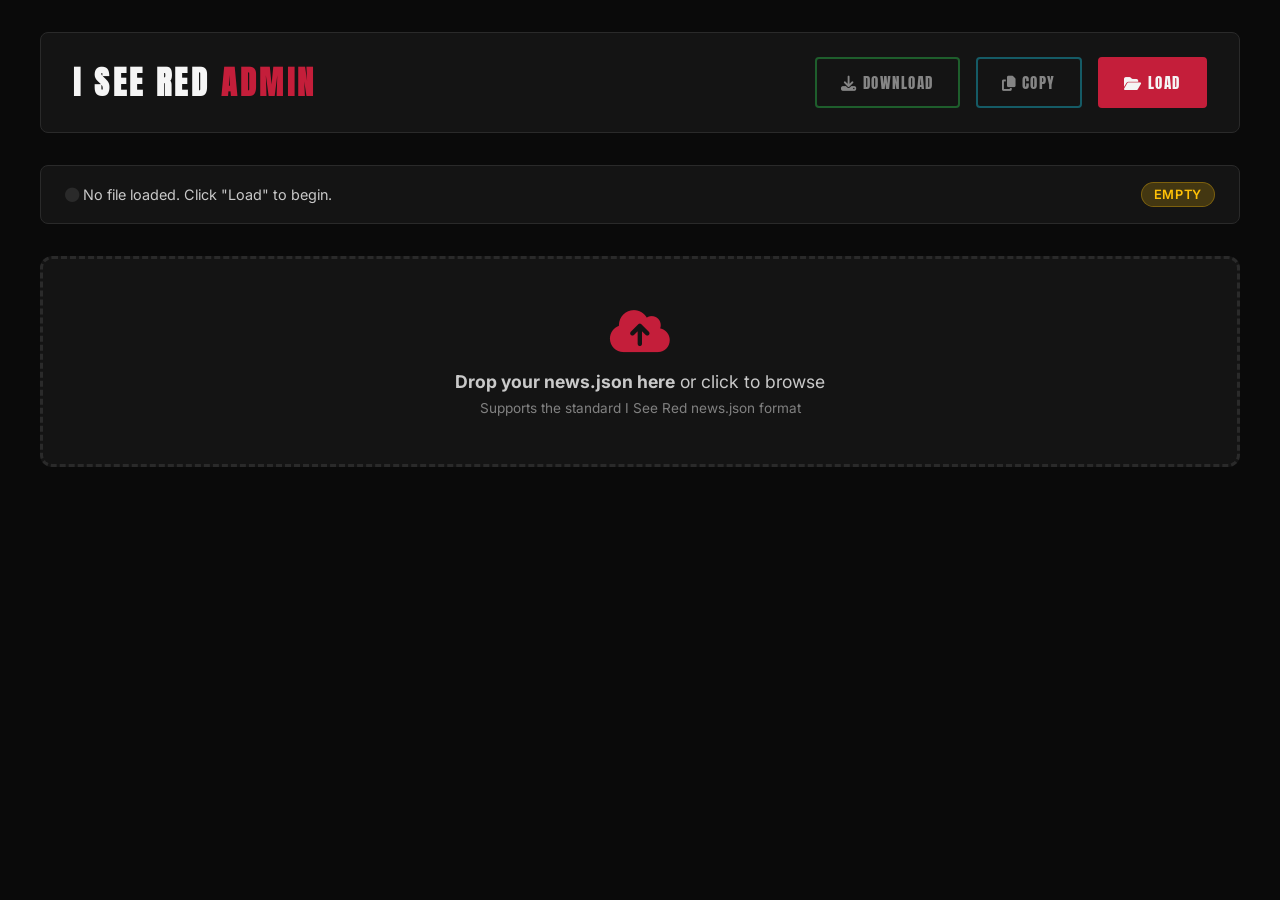
<file: admin-editor.html>
<!DOCTYPE html>
<html lang="en">
<head>
    <meta charset="UTF-8">
    <meta name="viewport" content="width=device-width, initial-scale=1.0">
    <title>I See Red - Admin Panel</title>
    <link rel="preconnect" href="https://fonts.googleapis.com">
    <link rel="preconnect" href="https://fonts.gstatic.com" crossorigin>
    <link href="https://fonts.googleapis.com/css2?family=Anton&family=Inter:wght@300;400;500;600;700&display=swap" rel="stylesheet">
    <link rel="stylesheet" href="https://cdnjs.cloudflare.com/ajax/libs/font-awesome/6.5.1/css/all.min.css">
    <style>
        /* ===== ADMIN STYLES ===== */
        :root {
            --color-black: #0a0a0a;
            --color-black-light: #141414;
            --color-black-dark: #050505;
            --color-red: #c41e3a;
            --color-red-dark: #8b0000;
            --color-red-bright: #ff2d4a;
            --color-gray: #2a2a2a;
            --color-white: #f5f5f5;
            --color-white-dim: #c9c9c9;
            --font-display: 'Anton', sans-serif;
            --font-body: 'Inter', sans-serif;
            --shadow-red: 0 4px 30px rgba(196, 30, 58, 0.3);
        }

        * { margin: 0; padding: 0; box-sizing: border-box; }

        body {
            font-family: var(--font-body);
            background: var(--color-black);
            color: var(--color-white);
            min-height: 100vh;
            padding: 2rem 1rem;
        }

        .container { max-width: 1200px; margin: 0 auto; }

        /* Header */
        .admin-header {
            display: flex;
            justify-content: space-between;
            align-items: center;
            padding: 1.5rem 2rem;
            background: var(--color-black-light);
            border: 1px solid var(--color-gray);
            border-radius: 8px;
            margin-bottom: 2rem;
            flex-wrap: wrap;
            gap: 1rem;
        }

        .admin-header h1 {
            font-family: var(--font-display);
            font-size: 2rem;
            text-transform: uppercase;
            letter-spacing: 0.1em;
            color: var(--color-white);
        }
        .admin-header h1 span { color: var(--color-red); }

        .header-actions {
            display: flex;
            gap: 1rem;
            flex-wrap: wrap;
        }

        /* Buttons */
        .btn {
            padding: 0.75rem 1.5rem;
            font-family: var(--font-display);
            font-size: 0.95rem;
            text-transform: uppercase;
            letter-spacing: 0.1em;
            border: 2px solid var(--color-red);
            background: transparent;
            color: var(--color-white);
            cursor: pointer;
            transition: all 0.3s ease;
            position: relative;
            overflow: hidden;
            border-radius: 4px;
        }

        .btn::before {
            content: '';
            position: absolute;
            top: 0;
            left: -100%;
            width: 100%;
            height: 100%;
            background: var(--color-red);
            transition: all 0.3s ease;
            z-index: -1;
        }

        .btn:hover::before { left: 0; }
        .btn:hover { color: var(--color-white); box-shadow: var(--shadow-red); }

        .btn-primary { background: var(--color-red); color: var(--color-white); }
        .btn-primary:hover { background: var(--color-red-dark); border-color: var(--color-red-dark); }
        .btn-success { border-color: #28a745; }
        .btn-success::before { background: #28a745; }
        .btn-danger { border-color: #dc3545; }
        .btn-danger::before { background: #dc3545; }
        .btn-warning { border-color: #ffc107; }
        .btn-warning::before { background: #ffc107; }
        .btn-warning:hover { color: var(--color-black); }
        .btn-info { border-color: #17a2b8; }
        .btn-info::before { background: #17a2b8; }
        .btn:disabled { opacity: 0.5; cursor: not-allowed; pointer-events: none; }

        /* Status Bar */
        .status-bar {
            padding: 1rem 1.5rem;
            background: var(--color-black-light);
            border: 1px solid var(--color-gray);
            border-radius: 8px;
            margin-bottom: 2rem;
            display: flex;
            justify-content: space-between;
            align-items: center;
            flex-wrap: wrap;
            gap: 0.5rem;
        }

        .status-bar .status-text { color: var(--color-white-dim); font-size: 0.9rem; }
        .status-bar .status-text strong { color: var(--color-white); }

        .status-badge {
            padding: 0.25rem 0.75rem;
            border-radius: 20px;
            font-size: 0.8rem;
            font-weight: 600;
            text-transform: uppercase;
            letter-spacing: 0.05em;
        }

        .status-badge.loaded { background: rgba(40, 167, 69, 0.2); color: #28a745; border: 1px solid rgba(40, 167, 69, 0.3); }
        .status-badge.empty { background: rgba(255, 193, 7, 0.2); color: #ffc107; border: 1px solid rgba(255, 193, 7, 0.3); }
        .status-badge.changed { background: rgba(255, 193, 7, 0.2); color: #ffc107; border: 1px solid rgba(255, 193, 7, 0.3); }

        /* Drop Zone */
        .drop-zone {
            border: 3px dashed var(--color-gray);
            border-radius: 12px;
            padding: 3rem 2rem;
            text-align: center;
            cursor: pointer;
            transition: all 0.3s ease;
            margin-bottom: 2rem;
            background: var(--color-black-light);
        }

        .drop-zone:hover,
        .drop-zone.dragover {
            border-color: var(--color-red);
            background: rgba(196, 30, 58, 0.05);
        }

        .drop-zone i { font-size: 3rem; color: var(--color-red); margin-bottom: 1rem; display: block; }
        .drop-zone p { color: var(--color-white-dim); font-size: 1.1rem; }
        .drop-zone .sub-text { font-size: 0.85rem; color: var(--color-white-dim); opacity: 0.6; margin-top: 0.5rem; }

        /* Editor */
        .editor-section {
            background: var(--color-black-light);
            border: 1px solid var(--color-gray);
            border-radius: 8px;
            padding: 2rem;
            margin-bottom: 2rem;
            display: none;
        }

        .editor-section.visible { display: block; }

        .editor-header {
            display: flex;
            justify-content: space-between;
            align-items: center;
            margin-bottom: 1.5rem;
            flex-wrap: wrap;
            gap: 1rem;
        }

        .editor-header h2 {
            font-family: var(--font-display);
            font-size: 1.5rem;
            text-transform: uppercase;
            letter-spacing: 0.1em;
        }

        .editor-header .item-count { color: var(--color-white-dim); font-size: 0.9rem; }

        /* News List */
        .news-list {
            display: flex;
            flex-direction: column;
            gap: 0.75rem;
            margin-bottom: 2rem;
        }

        .news-item-card {
            background: var(--color-black);
            border: 1px solid var(--color-gray);
            border-radius: 6px;
            padding: 1rem 1.5rem;
            display: flex;
            justify-content: space-between;
            align-items: center;
            transition: all 0.3s ease;
            cursor: grab;
            user-select: none;
        }

        .news-item-card:hover {
            border-color: var(--color-red);
            transform: translateX(4px);
        }

        .news-item-card.dragging {
            opacity: 0.5;
            border-color: var(--color-red);
        }

        .news-item-card .drag-handle {
            color: var(--color-gray);
            margin-right: 1rem;
            cursor: grab;
        }

        .news-item-card .item-info { flex: 1; }
        .news-item-card .item-title {
            font-family: var(--font-display);
            font-size: 1.1rem;
            text-transform: uppercase;
            letter-spacing: 0.05em;
            color: var(--color-white);
        }

        .news-item-card .item-meta {
            font-size: 0.85rem;
            color: var(--color-white-dim);
            opacity: 0.7;
        }

        .news-item-card .item-actions {
            display: flex;
            gap: 0.5rem;
        }

        .news-item-card .item-actions button {
            padding: 0.4rem 0.8rem;
            font-size: 0.75rem;
            border-radius: 4px;
        }

        /* Empty State */
        .empty-state {
            text-align: center;
            padding: 3rem 2rem;
            color: var(--color-white-dim);
        }
        .empty-state i { font-size: 4rem; color: var(--color-gray); margin-bottom: 1rem; display: block; }

        /* Form */
        .form-group { margin-bottom: 1.5rem; }
        .form-label {
            display: block;
            font-family: var(--font-display);
            font-size: 0.85rem;
            text-transform: uppercase;
            letter-spacing: 0.1em;
            margin-bottom: 0.5rem;
            color: var(--color-white-dim);
        }
        .form-label .required { color: var(--color-red); }

        .form-input,
        .form-select,
        .form-textarea {
            width: 100%;
            padding: 0.75rem 1rem;
            font-family: var(--font-body);
            font-size: 1rem;
            background: var(--color-black);
            border: 1px solid var(--color-gray);
            color: var(--color-white);
            transition: all 0.3s ease;
            border-radius: 4px;
        }

        .form-input:focus,
        .form-select:focus,
        .form-textarea:focus {
            outline: none;
            border-color: var(--color-red);
            box-shadow: 0 0 0 3px rgba(196, 30, 58, 0.2);
        }

        .form-textarea { min-height: 120px; resize: vertical; }
        .form-row { display: grid; grid-template-columns: 1fr 1fr; gap: 1rem; }

        /* Links Manager */
        .links-manager {
            background: var(--color-black);
            border: 1px solid var(--color-gray);
            border-radius: 4px;
            padding: 1rem;
        }

        .link-item {
            display: flex;
            gap: 0.75rem;
            align-items: center;
            margin-bottom: 0.75rem;
        }

        .link-item input {
            flex: 1;
            padding: 0.5rem 0.75rem;
            background: var(--color-black-light);
            border: 1px solid var(--color-gray);
            color: var(--color-white);
            border-radius: 4px;
        }

        .link-item input:focus {
            outline: none;
            border-color: var(--color-red);
        }

        .link-item .remove-link {
            color: var(--color-red);
            cursor: pointer;
            padding: 0.25rem 0.5rem;
            transition: all 0.3s ease;
        }

        .link-item .remove-link:hover { transform: scale(1.2); }

        .add-link-btn {
            padding: 0.5rem 1rem;
            font-size: 0.85rem;
            background: transparent;
            border: 1px dashed var(--color-gray);
            color: var(--color-white-dim);
            cursor: pointer;
            border-radius: 4px;
            transition: all 0.3s ease;
            width: 100%;
        }

        .add-link-btn:hover {
            border-color: var(--color-red);
            color: var(--color-white);
        }

        /* Media Type Toggle */
        .media-type-toggle {
            display: flex;
            gap: 1rem;
            margin-bottom: 1rem;
            flex-wrap: wrap;
        }

        .media-type-toggle label {
            display: flex;
            align-items: center;
            gap: 0.5rem;
            cursor: pointer;
            padding: 0.5rem 1rem;
            background: var(--color-black);
            border: 1px solid var(--color-gray);
            border-radius: 4px;
            transition: all 0.3s ease;
        }

        .media-type-toggle label:hover { border-color: var(--color-white-dim); }
        .media-type-toggle input[type="radio"] { accent-color: var(--color-red); }
        .media-type-toggle input[type="radio"]:checked + span { color: var(--color-red); }

        /* Form Actions */
        .form-actions {
            display: flex;
            gap: 1rem;
            margin-top: 2rem;
            flex-wrap: wrap;
        }

        /* Preview */
        .preview-section {
            margin-top: 2rem;
            padding: 1.5rem;
            background: var(--color-black);
            border: 1px solid var(--color-gray);
            border-radius: 8px;
        }

        .preview-section h3 {
            font-family: var(--font-display);
            font-size: 1rem;
            text-transform: uppercase;
            letter-spacing: 0.1em;
            margin-bottom: 1rem;
            color: var(--color-white-dim);
        }

        .preview-card {
            background: rgba(10, 10, 10, 0.85);
            border: 1px solid rgba(255, 255, 255, 0.05);
            border-radius: 8px;
            overflow: hidden;
            max-width: 500px;
        }

        .preview-card .preview-media {
            aspect-ratio: 16/9;
            background: var(--color-black);
            display: flex;
            align-items: center;
            justify-content: center;
            color: var(--color-white-dim);
            font-size: 0.9rem;
            border-bottom: 2px solid var(--color-red);
        }

        .preview-card .preview-media img {
            width: 100%;
            height: 100%;
            object-fit: cover;
        }

        .preview-card .preview-media iframe {
            width: 100%;
            height: 100%;
            border: 0;
        }

        .preview-card .preview-info { padding: 1rem; }
        .preview-card .preview-badge {
            display: inline-block;
            background: var(--color-red);
            color: var(--color-white);
            font-family: var(--font-display);
            font-size: 0.7rem;
            text-transform: uppercase;
            letter-spacing: 0.1em;
            padding: 0.25rem 0.75rem;
            margin-bottom: 0.5rem;
        }

        .preview-card .preview-title {
            font-family: var(--font-display);
            font-size: 1.3rem;
            text-transform: uppercase;
            letter-spacing: 0.05em;
            margin-bottom: 0.25rem;
        }

        .preview-card .preview-meta {
            font-size: 0.85rem;
            color: var(--color-white-dim);
            opacity: 0.7;
            margin-bottom: 0.5rem;
        }

        .preview-card .preview-desc {
            font-size: 0.9rem;
            color: var(--color-white-dim);
            line-height: 1.6;
        }

        .preview-card .preview-links {
            display: flex;
            gap: 0.5rem;
            flex-wrap: wrap;
            margin-top: 0.75rem;
        }

        .preview-card .preview-links a {
            font-family: var(--font-display);
            font-size: 0.75rem;
            text-transform: uppercase;
            letter-spacing: 0.1em;
            color: var(--color-white-dim);
            padding: 0.25rem 0.5rem;
            border-bottom: 1px solid transparent;
            transition: all 0.3s ease;
        }

        .preview-card .preview-links a:hover {
            color: var(--color-red);
            border-bottom-color: var(--color-red);
        }

        /* Toast */
        .toast-container {
            position: fixed;
            top: 2rem;
            right: 2rem;
            z-index: 9999;
            display: flex;
            flex-direction: column;
            gap: 0.5rem;
            max-width: 400px;
        }

        .toast {
            padding: 1rem 1.5rem;
            border-radius: 8px;
            background: var(--color-black-light);
            border: 1px solid var(--color-gray);
            color: var(--color-white);
            box-shadow: 0 8px 30px rgba(0, 0, 0, 0.6);
            animation: slideIn 0.3s ease;
        }

        .toast.success { border-left: 4px solid #28a745; }
        .toast.error { border-left: 4px solid #dc3545; }
        .toast.warning { border-left: 4px solid #ffc107; }
        .toast.info { border-left: 4px solid #17a2b8; }

        @keyframes slideIn {
            from { opacity: 0; transform: translateX(100px); }
            to { opacity: 1; transform: translateX(0); }
        }

        /* Auto-save indicator */
        .auto-save-indicator {
            display: none;
            font-size: 0.8rem;
            color: #28a745;
            align-items: center;
            gap: 0.5rem;
        }

        .auto-save-indicator.visible { display: flex; }
        .auto-save-indicator .pulse {
            animation: pulse 2s infinite;
        }

        @keyframes pulse {
            0%, 100% { opacity: 1; }
            50% { opacity: 0.4; }
        }

        /* Responsive */
        @media (max-width: 768px) {
            body { padding: 1rem; }
            .admin-header { padding: 1rem; }
            .admin-header h1 { font-size: 1.5rem; }
            .editor-section { padding: 1rem; }
            .form-row { grid-template-columns: 1fr; }
            .media-type-toggle { flex-direction: column; }
            .news-item-card { flex-direction: column; align-items: flex-start; gap: 0.75rem; }
            .news-item-card .item-actions { width: 100%; justify-content: flex-end; }
            .toast-container { top: 1rem; right: 1rem; left: 1rem; max-width: none; }
            .toast { min-width: auto; width: 100%; }
            .form-actions { flex-direction: column; }
            .form-actions .btn { width: 100%; }
        }

        /* Scrollbar */
        ::-webkit-scrollbar { width: 8px; }
        ::-webkit-scrollbar-track { background: var(--color-black); }
        ::-webkit-scrollbar-thumb { background: var(--color-gray); border-radius: 4px; }
        ::-webkit-scrollbar-thumb:hover { background: var(--color-red); }

        .hidden { display: none !important; }
        .mt-1 { margin-top: 1rem; }
        .mb-1 { margin-bottom: 1rem; }
        .flex { display: flex; }
        .flex-wrap { flex-wrap: wrap; }
        .items-center { align-items: center; }
        .justify-between { justify-content: space-between; }
        .gap-1 { gap: 1rem; }
    </style>
</head>
<body>

    <div class="container">
        <!-- Header -->
        <header class="admin-header">
            <h1>I See Red <span>Admin</span></h1>
            <div class="header-actions">
                <span class="auto-save-indicator" id="autoSaveIndicator">
                    <i class="fas fa-check-circle pulse"></i>
                    Auto-saved
                </span>
                <button class="btn btn-success" onclick="downloadJSON()" id="downloadBtn" disabled>
                    <i class="fas fa-download"></i> Download
                </button>
                <button class="btn btn-info" onclick="copyJSON()" id="copyBtn" disabled>
                    <i class="fas fa-copy"></i> Copy
                </button>
                <button class="btn btn-primary" onclick="document.getElementById('fileInput').click()">
                    <i class="fas fa-folder-open"></i> Load
                </button>
                <input type="file" id="fileInput" accept=".json" style="display:none" onchange="loadJSONFile(event)">
            </div>
        </header>

        <!-- Status Bar -->
        <div class="status-bar">
            <span class="status-text" id="statusText">
                <i class="fas fa-circle" style="color:var(--color-gray);"></i>
                No file loaded. Click "Load" to begin.
            </span>
            <span class="status-badge empty" id="statusBadge">Empty</span>
        </div>

        <!-- Drop Zone -->
        <div class="drop-zone" id="dropZone" onclick="document.getElementById('fileInput').click()">
            <i class="fas fa-cloud-upload-alt"></i>
            <p><strong>Drop your news.json here</strong> or click to browse</p>
            <p class="sub-text">Supports the standard I See Red news.json format</p>
        </div>

        <!-- Editor -->
        <div class="editor-section" id="editorSection">
            <div class="editor-header">
                <div>
                    <h2>News Items</h2>
                    <span class="item-count" id="itemCount">0 items</span>
                </div>
                <div style="display:flex; gap:0.75rem; flex-wrap:wrap;">
                    <button class="btn btn-primary" onclick="addNewItem()">
                        <i class="fas fa-plus"></i> Add New
                    </button>
                </div>
            </div>

            <!-- News List -->
            <div class="news-list" id="newsList">
                <!-- Rendered by JS -->
            </div>

            <!-- Edit Form -->
            <div id="editForm" style="display:none;">
                <hr style="border-color:var(--color-gray); margin: 2rem 0;">
                <h3 style="font-family:var(--font-display); text-transform:uppercase; letter-spacing:0.1em; margin-bottom:1.5rem; color:var(--color-white-dim);">
                    <i class="fas fa-edit"></i> Edit News Item
                </h3>

                <form id="newsForm" onsubmit="saveItem(event)">
                    <input type="hidden" id="editIndex" value="-1">

                    <div class="form-row">
                        <div class="form-group">
                            <label class="form-label" for="editBadge">Badge <span class="required">*</span></label>
                            <input type="text" id="editBadge" class="form-input" placeholder="e.g. New Single, Live Show" required>
                        </div>
                        <div class="form-group">
                            <label class="form-label" for="editLabel">Label <span class="required">*</span></label>
                            <input type="text" id="editLabel" class="form-input" placeholder="e.g. Out Now, Wacken, Germany" required>
                        </div>
                    </div>

                    <div class="form-group">
                        <label class="form-label" for="editTitle">Title <span class="required">*</span></label>
                        <input type="text" id="editTitle" class="form-input" placeholder="e.g. We, the Void" required>
                    </div>

                    <div class="form-group">
                        <label class="form-label" for="editMeta">Meta <span class="required">*</span></label>
                        <input type="text" id="editMeta" class="form-input" placeholder="e.g. Single • 2026 • 4:23" required>
                    </div>

                    <div class="form-group">
                        <label class="form-label" for="editDescription">Description <span class="required">*</span></label>
                        <textarea id="editDescription" class="form-textarea" placeholder="Full description of the news item" required></textarea>
                    </div>

                    <div class="form-group">
                        <label class="form-label">Media Type</label>
                        <div class="media-type-toggle">
                            <label>
                                <input type="radio" name="mediaType" value="youtube" onchange="toggleMediaFields()">
                                <span><i class="fab fa-youtube"></i> YouTube</span>
                            </label>
                            <label>
                                <input type="radio" name="mediaType" value="image" onchange="toggleMediaFields()">
                                <span><i class="fas fa-image"></i> Image</span>
                            </label>
                            <label>
                                <input type="radio" name="mediaType" value="none" onchange="toggleMediaFields()" checked>
                                <span><i class="fas fa-ban"></i> None</span>
                            </label>
                        </div>
                    </div>

                    <div class="form-group" id="youtubeField" style="display:none;">
                        <label class="form-label" for="editYouTube">YouTube Embed URL</label>
                        <input type="url" id="editYouTube" class="form-input" placeholder="https://www.youtube.com/embed/zuOUN-VSI40">
                        <small style="color:var(--color-white-dim); opacity:0.6; display:block; margin-top:0.25rem;">
                            Use the embed URL: https://www.youtube.com/embed/VIDEO_ID
                        </small>
                    </div>

                    <div class="form-group" id="imageField" style="display:none;">
                        <label class="form-label" for="editImage">Image Path</label>
                        <input type="text" id="editImage" class="form-input" placeholder="assets/news/image.webp">
                        <div style="margin-top:0.5rem; display:flex; gap:0.5rem; flex-wrap:wrap;">
                            <button type="button" class="btn" onclick="document.getElementById('imageUpload').click()" style="font-size:0.85rem; padding:0.5rem 1rem;">
                                <i class="fas fa-upload"></i> Upload Image
                            </button>
                            <input type="file" id="imageUpload" accept="image/*" style="display:none" onchange="handleImageUpload(event)">
                            <span style="font-size:0.8rem; color:var(--color-white-dim); opacity:0.6; display:flex; align-items:center;">
                                <i class="fas fa-info-circle"></i> Uploads to assets/news/
                            </span>
                        </div>
                        <small style="color:var(--color-white-dim); opacity:0.6; display:block; margin-top:0.25rem;">
                            Upload an image or enter a path manually.
                        </small>
                    </div>

                    <div class="form-group">
                        <label class="form-label">Links</label>
                        <div class="links-manager" id="linksContainer">
                            <!-- Rendered by JS -->
                        </div>
                        <button type="button" class="add-link-btn mt-1" onclick="addLinkField()">
                            <i class="fas fa-plus"></i> Add Link
                        </button>
                    </div>

                    <!-- Preview -->
                    <div class="preview-section" id="previewSection">
                        <h3><i class="fas fa-eye"></i> Live Preview</h3>
                        <div id="previewContent">
                            <!-- Rendered by JS on form change -->
                        </div>
                    </div>

                    <div class="form-actions">
                        <button type="submit" class="btn btn-success" id="saveBtn">
                            <i class="fas fa-save"></i> Save Item
                        </button>
                        <button type="button" class="btn" onclick="cancelEdit()">
                            <i class="fas fa-times"></i> Cancel
                        </button>
                        <button type="button" class="btn btn-danger" onclick="deleteCurrentItem()" id="deleteBtn">
                            <i class="fas fa-trash"></i> Delete Item
                        </button>
                    </div>
                </form>
            </div>
        </div>

        <!-- Toast Container -->
        <div class="toast-container" id="toastContainer"></div>
    </div>

    <script>
        // ============================================================
        // STATE
        // ============================================================
        let newsData = { items: [] };
        let hasChanges = false;
        let editingIndex = -1;
        let draggedIndex = null;

        // ============================================================
        // TOAST SYSTEM
        // ============================================================
        function showToast(message, type = 'info') {
            const container = document.getElementById('toastContainer');
            const toast = document.createElement('div');
            toast.className = `toast ${type}`;
            toast.textContent = message;
            container.appendChild(toast);

            setTimeout(() => {
                toast.style.opacity = '0';
                toast.style.transition = 'opacity 0.3s ease';
                setTimeout(() => toast.remove(), 300);
            }, 4000);
        }

        // ============================================================
        // AUTO-SAVE TO BROWSER STORAGE
        // ============================================================
        function autoSave() {
            if (newsData.items.length > 0) {
                try {
                    localStorage.setItem('iseered_news_backup', JSON.stringify(newsData));
                    localStorage.setItem('iseered_news_timestamp', new Date().toISOString());
                    const indicator = document.getElementById('autoSaveIndicator');
                    indicator.classList.add('visible');
                    setTimeout(() => indicator.classList.remove('visible'), 3000);
                } catch (e) {
                    // localStorage might be full or unavailable
                }
            }
        }

        function loadAutoSave() {
            try {
                const saved = localStorage.getItem('iseered_news_backup');
                if (saved) {
                    const data = JSON.parse(saved);
                    if (data.items && data.items.length > 0) {
                        newsData = data;
                        renderEditor();
                        updateStatus(true);
                        document.getElementById('dropZone').style.display = 'none';
                        document.getElementById('editorSection').classList.add('visible');
                        document.getElementById('downloadBtn').disabled = false;
                        document.getElementById('copyBtn').disabled = false;
                        const timestamp = localStorage.getItem('iseered_news_timestamp') || 'recently';
                        showToast(`✅ Auto-loaded from browser cache (${timestamp})`, 'success');
                        return true;
                    }
                }
            } catch (e) {
                // Invalid stored data
            }
            return false;
        }

        // ============================================================
        // FILE LOADING
        // ============================================================
        function loadJSONFile(event) {
            const file = event.target.files[0];
            if (!file) return;

            const reader = new FileReader();
            reader.onload = function(e) {
                try {
                    const data = JSON.parse(e.target.result);
                    if (!data.items || !Array.isArray(data.items)) {
                        throw new Error('Invalid news.json format: missing "items" array');
                    }
                    newsData = data;
                    hasChanges = false;
                    renderEditor();
                    updateStatus(true);
                    showToast('✅ News loaded successfully!', 'success');
                    document.getElementById('dropZone').style.display = 'none';
                    document.getElementById('editorSection').classList.add('visible');
                    document.getElementById('downloadBtn').disabled = false;
                    document.getElementById('copyBtn').disabled = false;
                    autoSave();
                } catch (err) {
                    showToast('❌ Error loading file: ' + err.message, 'error');
                    console.error(err);
                }
            };
            reader.readAsText(file);
            event.target.value = '';
        }

        // ============================================================
        // DROP ZONE
        // ============================================================
        const dropZone = document.getElementById('dropZone');
        dropZone.addEventListener('dragover', function(e) {
            e.preventDefault();
            this.classList.add('dragover');
        });
        dropZone.addEventListener('dragleave', function(e) {
            e.preventDefault();
            this.classList.remove('dragover');
        });
        dropZone.addEventListener('drop', function(e) {
            e.preventDefault();
            this.classList.remove('dragover');
            const file = e.dataTransfer.files[0];
            if (file && file.name.endsWith('.json')) {
                const input = document.getElementById('fileInput');
                const dt = new DataTransfer();
                dt.items.add(file);
                input.files = dt.files;
                loadJSONFile({ target: input });
            } else {
                showToast('⚠️ Please drop a valid .json file', 'warning');
            }
        });

        // ============================================================
        // RENDER EDITOR
        // ============================================================
        function renderEditor() {
            const list = document.getElementById('newsList');
            const count = document.getElementById('itemCount');

            if (newsData.items.length === 0) {
                list.innerHTML = `
                    <div class="empty-state">
                        <i class="fas fa-newspaper"></i>
                        <p>No news items yet. Click "Add New" to create one.</p>
                    </div>
                `;
                count.textContent = '0 items';
                return;
            }

            list.innerHTML = newsData.items.map((item, index) => `
                <div class="news-item-card" draggable="true" data-index="${index}">
                    <div style="display:flex; align-items:center; flex:1; min-width:0;">
                        <span class="drag-handle"><i class="fas fa-grip-vertical"></i></span>
                        <div class="item-info" onclick="editItem(${index})" style="cursor:pointer;">
                            <div class="item-title">${escapeHTML(item.title || 'Untitled')}</div>
                            <div class="item-meta">${escapeHTML(item.badge || 'No badge')} • ${escapeHTML(item.label || 'No label')}</div>
                        </div>
                    </div>
                    <div class="item-actions">
                        <button class="btn btn-primary" onclick="event.stopPropagation(); editItem(${index})" style="padding:0.3rem 0.8rem; font-size:0.75rem;">
                            <i class="fas fa-edit"></i>
                        </button>
                        <button class="btn btn-danger" onclick="event.stopPropagation(); deleteItem(${index})" style="padding:0.3rem 0.8rem; font-size:0.75rem;">
                            <i class="fas fa-trash"></i>
                        </button>
                    </div>
                </div>
            `).join('');

            count.textContent = `${newsData.items.length} items`;

            // Setup drag-and-drop
            setupDragAndDrop();
        }

        // ============================================================
        // DRAG AND DROP REORDERING
        // ============================================================
        function setupDragAndDrop() {
            const items = document.querySelectorAll('.news-item-card');
            
            items.forEach(item => {
                item.addEventListener('dragstart', function(e) {
                    draggedIndex = parseInt(this.dataset.index);
                    this.classList.add('dragging');
                    e.dataTransfer.effectAllowed = 'move';
                });

                item.addEventListener('dragend', function(e) {
                    this.classList.remove('dragging');
                });

                item.addEventListener('dragover', function(e) {
                    e.preventDefault();
                    e.dataTransfer.dropEffect = 'move';
                    const targetIndex = parseInt(this.dataset.index);
                    if (targetIndex !== draggedIndex) {
                        // Visual feedback
                        this.style.borderColor = 'var(--color-red)';
                    }
                });

                item.addEventListener('dragleave', function(e) {
                    this.style.borderColor = 'var(--color-gray)';
                });

                item.addEventListener('drop', function(e) {
                    e.preventDefault();
                    this.style.borderColor = 'var(--color-gray)';
                    const targetIndex = parseInt(this.dataset.index);
                    if (draggedIndex !== null && draggedIndex !== targetIndex) {
                        reorderItems(draggedIndex, targetIndex);
                    }
                    draggedIndex = null;
                });
            });
        }

        function reorderItems(fromIndex, toIndex) {
            const [removed] = newsData.items.splice(fromIndex, 1);
            newsData.items.splice(toIndex, 0, removed);
            hasChanges = true;
            renderEditor();
            autoSave();
            showToast('📦 Item reordered', 'info');
        }

        // ============================================================
        // ADD NEW ITEM
        // ============================================================
        function addNewItem() {
            editingIndex = -1;
            document.getElementById('editIndex').value = -1;
            document.getElementById('editForm').style.display = 'block';
            document.getElementById('editForm').scrollIntoView({ behavior: 'smooth', block: 'start' });

            // Reset form
            document.getElementById('editBadge').value = '';
            document.getElementById('editLabel').value = '';
            document.getElementById('editTitle').value = '';
            document.getElementById('editMeta').value = '';
            document.getElementById('editDescription').value = '';
            document.getElementById('editYouTube').value = '';
            document.getElementById('editImage').value = '';

            document.querySelector('input[name="mediaType"][value="none"]').checked = true;
            toggleMediaFields();

            document.getElementById('linksContainer').innerHTML = '';
            addLinkField();

            document.getElementById('saveBtn').innerHTML = '<i class="fas fa-plus"></i> Add Item';
            document.getElementById('deleteBtn').style.display = 'none';
            document.getElementById('editForm').querySelector('h3').textContent = 'Add New News Item';
            updatePreview();
        }

        // ============================================================
        // EDIT ITEM
        // ============================================================
        function editItem(index) {
            const item = newsData.items[index];
            if (!item) return;

            editingIndex = index;
            document.getElementById('editIndex').value = index;
            document.getElementById('editForm').style.display = 'block';
            document.getElementById('editForm').scrollIntoView({ behavior: 'smooth', block: 'start' });

            document.getElementById('editBadge').value = item.badge || '';
            document.getElementById('editLabel').value = item.label || '';
            document.getElementById('editTitle').value = item.title || '';
            document.getElementById('editMeta').value = item.meta || '';
            document.getElementById('editDescription').value = item.description || '';

            const mediaType = item.media?.type || 'none';
            document.querySelector(`input[name="mediaType"][value="${mediaType}"]`).checked = true;
            toggleMediaFields();

            if (mediaType === 'youtube') {
                document.getElementById('editYouTube').value = item.media?.src || '';
            } else if (mediaType === 'image') {
                document.getElementById('editImage').value = item.media?.src || '';
            }

            const container = document.getElementById('linksContainer');
            container.innerHTML = '';
            if (item.links && item.links.length > 0) {
                item.links.forEach(link => addLinkField(link.name, link.url));
            } else {
                addLinkField();
            }

            document.getElementById('saveBtn').innerHTML = '<i class="fas fa-save"></i> Update Item';
            document.getElementById('deleteBtn').style.display = 'inline-block';
            document.getElementById('editForm').querySelector('h3').textContent = 'Edit News Item';
            updatePreview();
        }

        // ============================================================
        // DELETE ITEM
        // ============================================================
        function deleteItem(index) {
            if (!confirm(`Are you sure you want to delete "${newsData.items[index].title || 'Untitled'}"?`)) return;

            newsData.items.splice(index, 1);
            hasChanges = true;
            renderEditor();
            autoSave();

            if (editingIndex === index || editingIndex > index) {
                cancelEdit();
            }
            showToast('🗑️ Item deleted', 'warning');
        }

        function deleteCurrentItem() {
            const index = parseInt(document.getElementById('editIndex').value);
            if (index >= 0 && index < newsData.items.length) {
                deleteItem(index);
            }
        }

        // ============================================================
        // SAVE ITEM
        // ============================================================
        function saveItem(event) {
            event.preventDefault();

            const index = parseInt(document.getElementById('editIndex').value);
            const badge = document.getElementById('editBadge').value.trim();
            const label = document.getElementById('editLabel').value.trim();
            const title = document.getElementById('editTitle').value.trim();
            const meta = document.getElementById('editMeta').value.trim();
            const description = document.getElementById('editDescription').value.trim();

            if (!badge || !label || !title || !meta || !description) {
                showToast('⚠️ Please fill in all required fields', 'warning');
                return;
            }

            const mediaType = document.querySelector('input[name="mediaType"]:checked').value;
            let media = { type: mediaType };

            if (mediaType === 'youtube') {
                const src = document.getElementById('editYouTube').value.trim();
                if (!src) {
                    showToast('⚠️ Please enter a YouTube embed URL', 'warning');
                    return;
                }
                media.src = src;
            } else if (mediaType === 'image') {
                const src = document.getElementById('editImage').value.trim();
                if (!src) {
                    showToast('⚠️ Please enter an image path or upload an image', 'warning');
                    return;
                }
                media.src = src;
            }

            const linkInputs = document.querySelectorAll('.link-item');
            const links = [];
            linkInputs.forEach(input => {
                const nameInput = input.querySelector('.link-name');
                const urlInput = input.querySelector('.link-url');
                const name = nameInput.value.trim();
                const url = urlInput.value.trim();
                if (name && url) {
                    links.push({ name, url });
                }
            });

            const item = { badge, label, title, meta, description, media, links };

            if (index >= 0 && index < newsData.items.length) {
                newsData.items[index] = item;
                showToast('✅ Item updated successfully!', 'success');
            } else {
                newsData.items.push(item);
                showToast('✅ Item added successfully!', 'success');
            }

            hasChanges = true;
            renderEditor();
            autoSave();
            cancelEdit();
        }

        // ============================================================
        // CANCEL EDIT
        // ============================================================
        function cancelEdit() {
            document.getElementById('editForm').style.display = 'none';
            editingIndex = -1;
            document.getElementById('editIndex').value = -1;
        }

        // ============================================================
        // LINK MANAGEMENT
        // ============================================================
        function addLinkField(name = '', url = '') {
            const container = document.getElementById('linksContainer');
            const div = document.createElement('div');
            div.className = 'link-item';
            div.innerHTML = `
                <input type="text" class="link-name" placeholder="Link name (e.g. Spotify)" value="${escapeHTML(name)}">
                <input type="url" class="link-url" placeholder="URL" value="${escapeHTML(url)}">
                <span class="remove-link" onclick="this.closest('.link-item').remove(); updatePreview();">
                    <i class="fas fa-times"></i>
                </span>
            `;
            // Add input listeners for preview
            div.querySelectorAll('input').forEach(input => {
                input.addEventListener('input', updatePreview);
            });
            container.appendChild(div);
            updatePreview();
        }

        // ============================================================
        // MEDIA FIELDS TOGGLE
        // ============================================================
        function toggleMediaFields() {
            const type = document.querySelector('input[name="mediaType"]:checked').value;
            document.getElementById('youtubeField').style.display = type === 'youtube' ? 'block' : 'none';
            document.getElementById('imageField').style.display = type === 'image' ? 'block' : 'none';
            updatePreview();
        }

        // ============================================================
        // IMAGE UPLOAD
        // ============================================================
        function handleImageUpload(event) {
            const file = event.target.files[0];
            if (!file) return;

            // Get file extension
            const ext = file.name.split('.').pop().toLowerCase();
            const validExts = ['jpg', 'jpeg', 'png', 'webp', 'gif'];
            if (!validExts.includes(ext)) {
                showToast('⚠️ Please upload a valid image (jpg, png, webp, gif)', 'warning');
                return;
            }

            // Set the path
            const path = `assets/news/${file.name}`;
            document.getElementById('editImage').value = path;
            showToast(`✅ Image path set to: ${path}`, 'success');
            showToast('💡 Remember to upload the image to assets/news/ via FTP', 'info');
            updatePreview();

            // Show a preview
            const reader = new FileReader();
            reader.onload = function(e) {
                const previewImg = document.querySelector('.preview-media img');
                if (previewImg) {
                    previewImg.src = e.target.result;
                }
            };
            reader.readAsDataURL(file);
            event.target.value = '';
        }

        // ============================================================
        // UPDATE PREVIEW
        // ============================================================
        function updatePreview() {
            const preview = document.getElementById('previewContent');

            const badge = document.getElementById('editBadge').value || 'Badge';
            const label = document.getElementById('editLabel').value || 'Label';
            const title = document.getElementById('editTitle').value || 'Title';
            const meta = document.getElementById('editMeta').value || 'Meta';
            const description = document.getElementById('editDescription').value || 'Description';

            const mediaType = document.querySelector('input[name="mediaType"]:checked').value;
            let mediaHtml = '';

            if (mediaType === 'youtube') {
                const src = document.getElementById('editYouTube').value;
                mediaHtml = src ? `<iframe src="${src}" allowfullscreen></iframe>` :
                    '<div class="preview-media" style="color:var(--color-white-dim);">Enter YouTube URL</div>';
            } else if (mediaType === 'image') {
                const src = document.getElementById('editImage').value;
                mediaHtml = src ? `<img src="${src}" alt="Preview">` :
                    '<div class="preview-media" style="color:var(--color-white-dim);">Enter image path or upload</div>';
            } else {
                mediaHtml = '<div class="preview-media" style="color:var(--color-white-dim);">No media</div>';
            }

            const linkInputs = document.querySelectorAll('.link-item');
            let linksHtml = '';
            linkInputs.forEach(input => {
                const name = input.querySelector('.link-name').value.trim();
                const url = input.querySelector('.link-url').value.trim();
                if (name && url) {
                    linksHtml += `<a href="${url}" target="_blank">${escapeHTML(name)}</a>`;
                }
            });

            preview.innerHTML = `
                <div class="preview-card">
                    <div class="preview-media">${mediaHtml}</div>
                    <div class="preview-info">
                        <span class="preview-badge">${escapeHTML(badge)}</span>
                        <div style="color:var(--color-red); font-size:0.8rem; text-transform:uppercase; letter-spacing:0.1em;">${escapeHTML(label)}</div>
                        <div class="preview-title">${escapeHTML(title)}</div>
                        <div class="preview-meta">${escapeHTML(meta)}</div>
                        <div class="preview-desc">${escapeHTML(description)}</div>
                        ${linksHtml ? `<div class="preview-links">${linksHtml}</div>` : ''}
                    </div>
                </div>
            `;
        }

        // Add event listeners for live preview
        document.querySelectorAll('#editBadge, #editLabel, #editTitle, #editMeta, #editDescription, #editYouTube, #editImage').forEach(el => {
            el.addEventListener('input', updatePreview);
        });

        // ============================================================
        // DOWNLOAD JSON
        // ============================================================
        function downloadJSON() {
            if (newsData.items.length === 0) {
                showToast('⚠️ No items to save', 'warning');
                return;
            }

            const json = JSON.stringify(newsData, null, 2);
            const blob = new Blob([json], { type: 'application/json' });
            const url = URL.createObjectURL(blob);

            const a = document.createElement('a');
            a.href = url;
            a.download = 'news.json';
            document.body.appendChild(a);
            a.click();
            document.body.removeChild(a);
            URL.revokeObjectURL(url);

            hasChanges = false;
            showToast('📥 JSON downloaded successfully!', 'success');
            showToast('💡 Replace your site\'s news.json with this file', 'info');
            updateStatus(true);
        }

        // ============================================================
        // COPY JSON TO CLIPBOARD
        // ============================================================
        function copyJSON() {
            if (newsData.items.length === 0) {
                showToast('⚠️ No items to copy', 'warning');
                return;
            }

            const json = JSON.stringify(newsData, null, 2);
            navigator.clipboard.writeText(json).then(() => {
                showToast('📋 JSON copied to clipboard!', 'success');
            }).catch(() => {
                // Fallback
                const textarea = document.createElement('textarea');
                textarea.value = json;
                document.body.appendChild(textarea);
                textarea.select();
                document.execCommand('copy');
                document.body.removeChild(textarea);
                showToast('📋 JSON copied to clipboard!', 'success');
            });
        }

        // ============================================================
        // UPDATE STATUS
        // ============================================================
        function updateStatus(loaded) {
            const text = document.getElementById('statusText');
            const badge = document.getElementById('statusBadge');

            if (loaded) {
                const count = newsData.items.length;
                text.innerHTML = `<i class="fas fa-check-circle" style="color:#28a745;"></i> Loaded: <strong>${count}</strong> items${hasChanges ? ' (has unsaved changes)' : ''}`;
                badge.className = `status-badge ${hasChanges ? 'changed' : 'loaded'}`;
                badge.textContent = `${count} Items${hasChanges ? ' • Changed' : ''}`;
            } else {
                text.innerHTML = `<i class="fas fa-circle" style="color:var(--color-gray);"></i> No file loaded. Click "Load" to begin.`;
                badge.className = 'status-badge empty';
                badge.textContent = 'Empty';
            }
        }

        // ============================================================
        // UTILITY
        // ============================================================
        function escapeHTML(str) {
            if (!str) return '';
            const div = document.createElement('div');
            div.textContent = str;
            return div.innerHTML;
        }

        // ============================================================
        // KEYBOARD SHORTCUTS
        // ============================================================
        document.addEventListener('keydown', function(e) {
            if ((e.ctrlKey || e.metaKey) && e.key === 's') {
                e.preventDefault();
                if (document.getElementById('downloadBtn').disabled === false) {
                    downloadJSON();
                }
            }
            if (e.key === 'Escape' && document.getElementById('editForm').style.display !== 'none') {
                cancelEdit();
            }
            // Ctrl+Shift+C to copy JSON
            if ((e.ctrlKey || e.metaKey) && e.shiftKey && e.key === 'C') {
                e.preventDefault();
                copyJSON();
            }
        });

        // ============================================================
        // INIT
        // ============================================================
        console.log('🔥 I See Red Admin Panel v2.0');
        console.log('📖 Features:');
        console.log('✅ Auto-saves to browser storage');
        console.log('✅ Drag to reorder items');
        console.log('✅ One-click copy to clipboard');
        console.log('✅ Live preview');
        console.log('✅ Keyboard shortcuts: Ctrl+S = Download, Escape = Cancel');

        // Try to load auto-save first
        if (!loadAutoSave()) {
            // Try to auto-load from URL parameter
            const urlParams = new URLSearchParams(window.location.search);
            if (urlParams.get('load') === 'news.json') {
                fetch('news.json')
                    .then(res => res.json())
                    .then(data => {
                        if (data.items) {
                            newsData = data;
                            renderEditor();
                            updateStatus(true);
                            document.getElementById('dropZone').style.display = 'none';
                            document.getElementById('editorSection').classList.add('visible');
                            document.getElementById('downloadBtn').disabled = false;
                            document.getElementById('copyBtn').disabled = false;
                            showToast('✅ Auto-loaded news.json from server', 'success');
                            autoSave();
                        }
                    })
                    .catch(() => {
                        console.log('Could not auto-load news.json. Please load manually.');
                    });
            }
        }

        // Initialize
        updateStatus(false);
        renderEditor();
        addLinkField();

        console.log('💡 Tip: Drag and drop a news.json file onto the page to start editing!');
    </script>
</body>
</html>
</file>
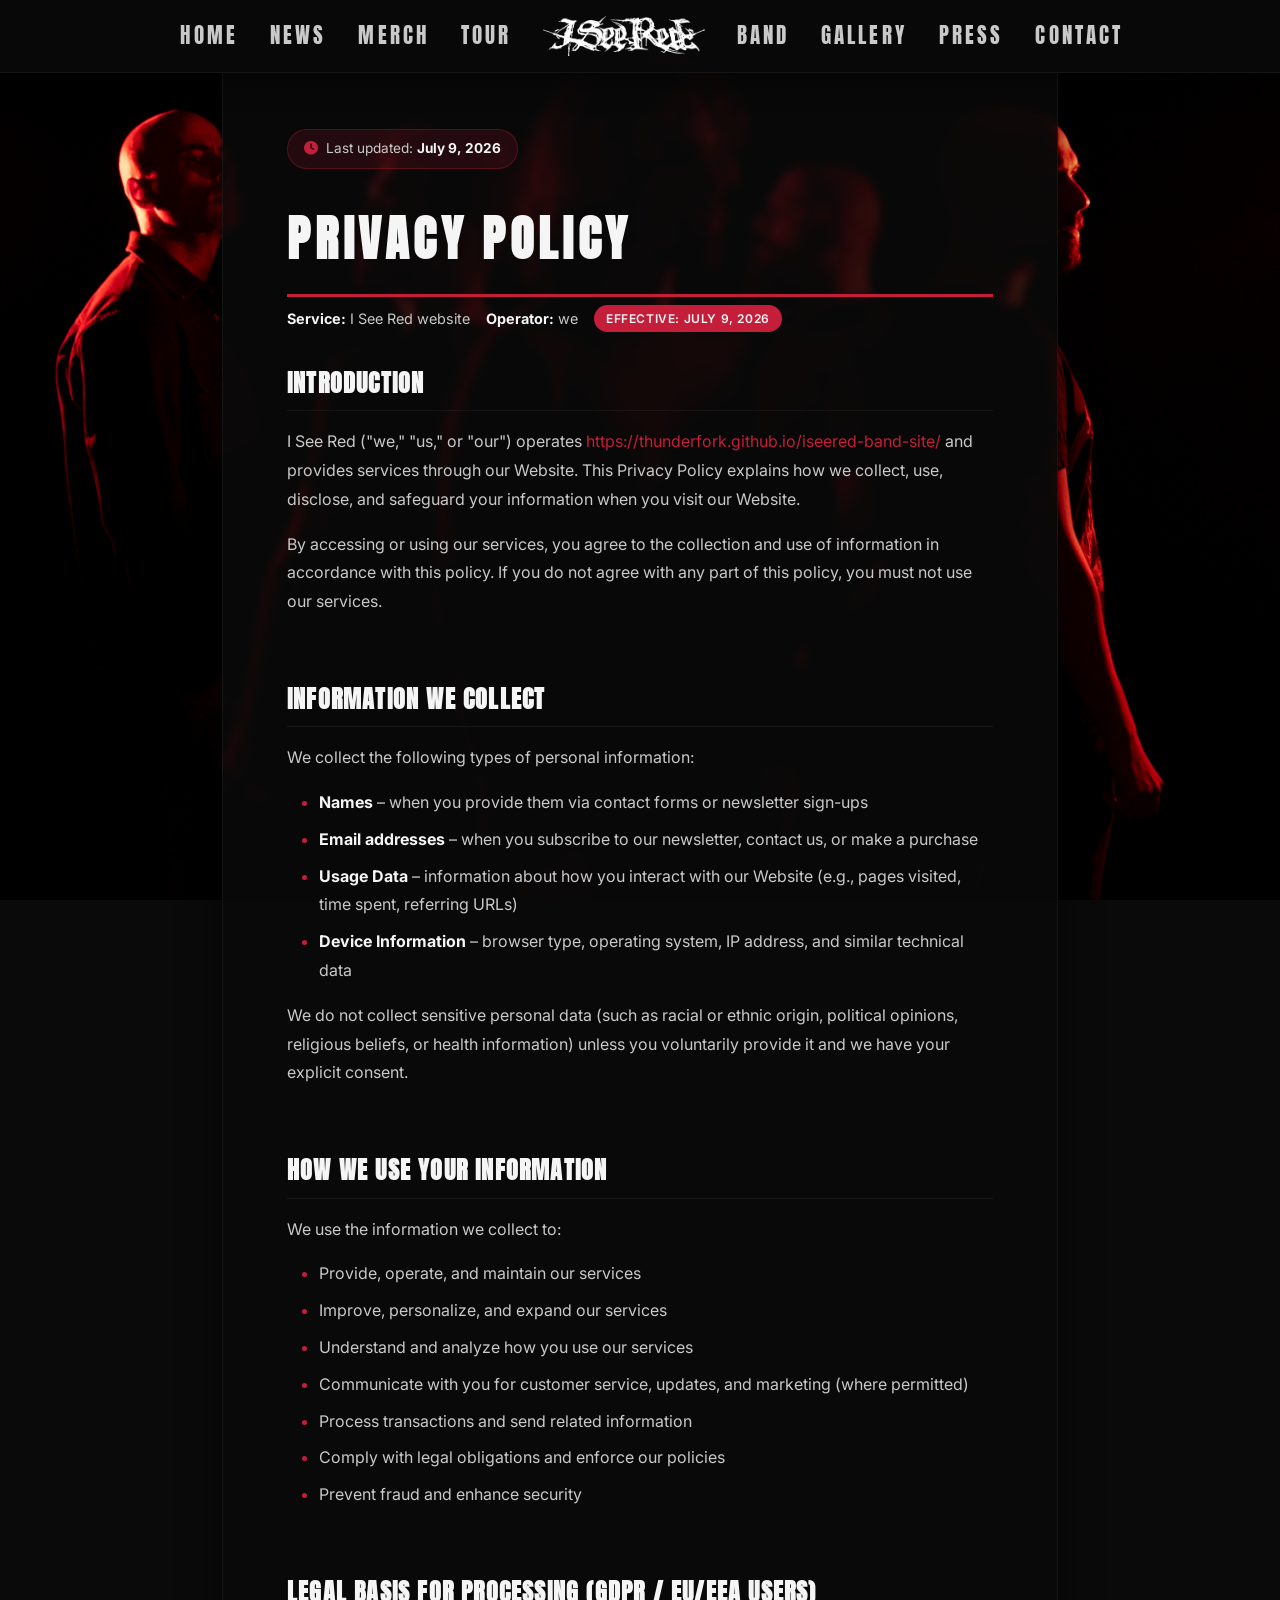
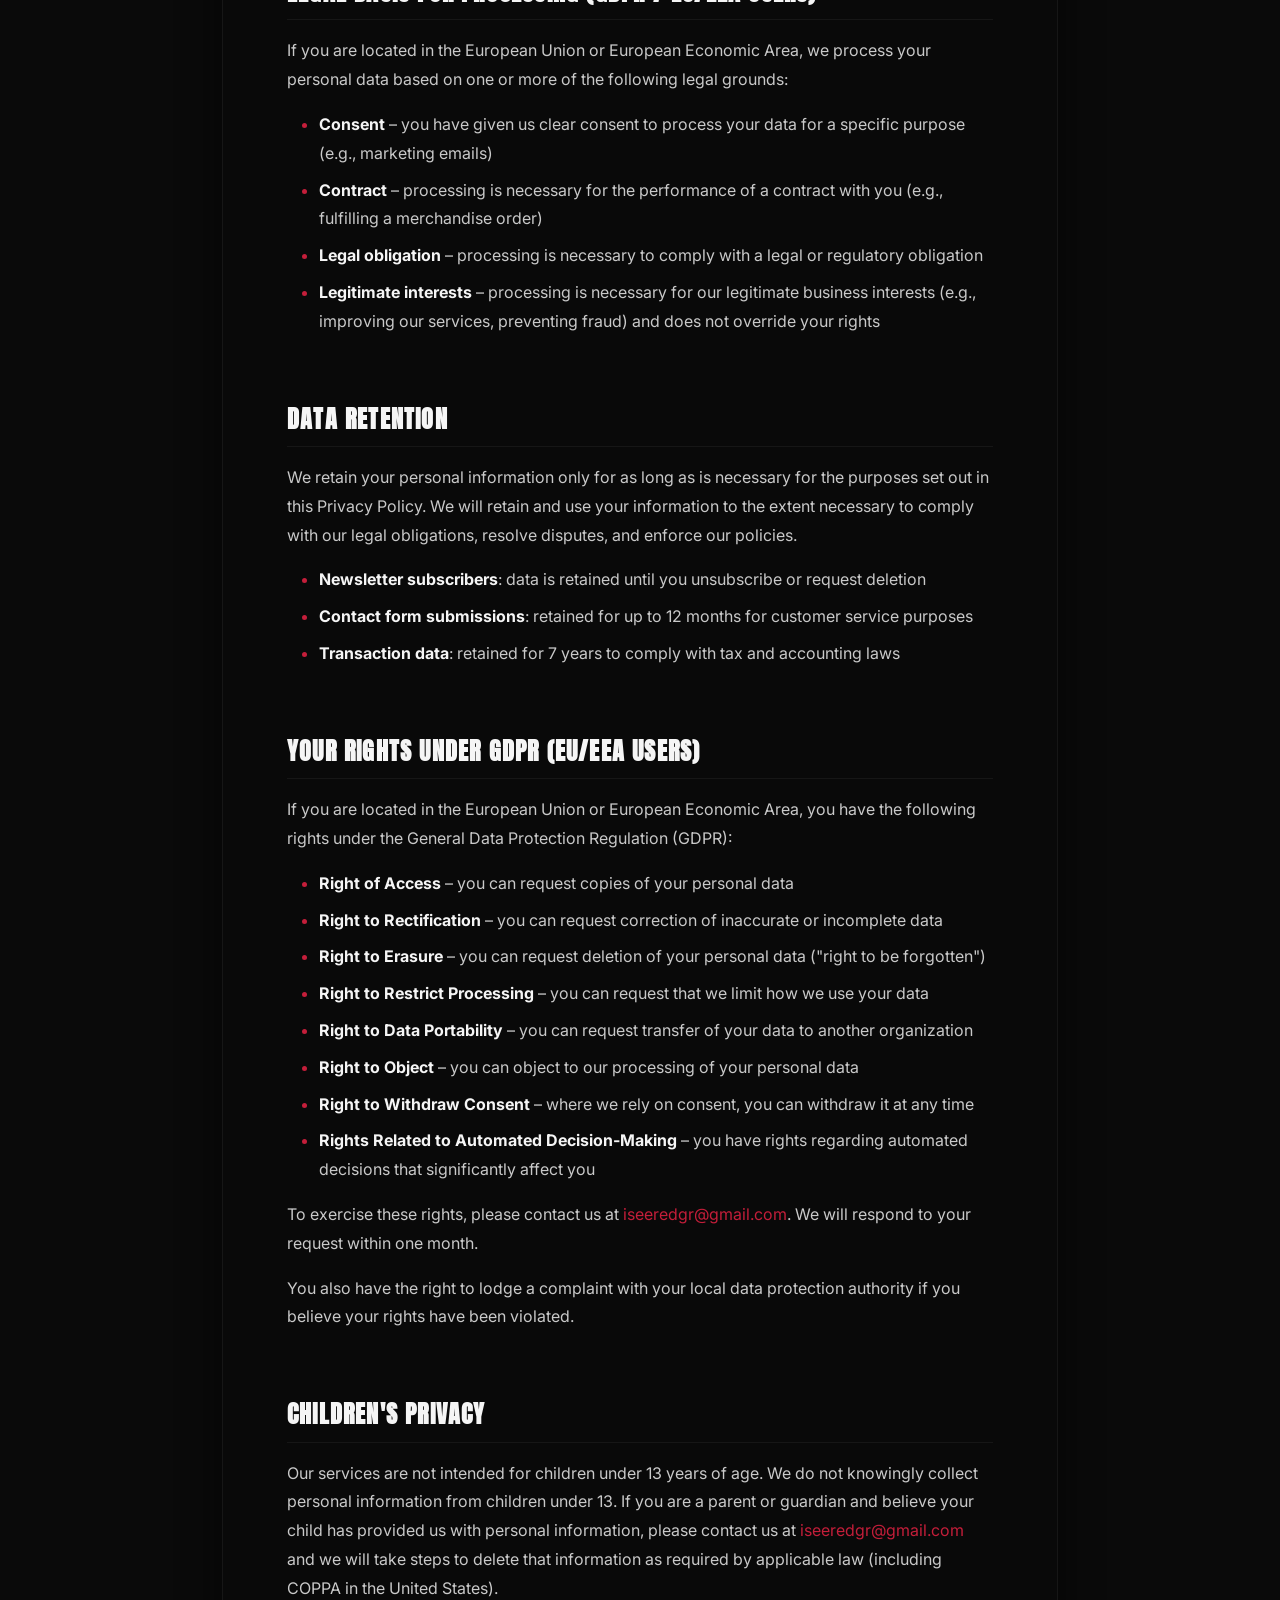
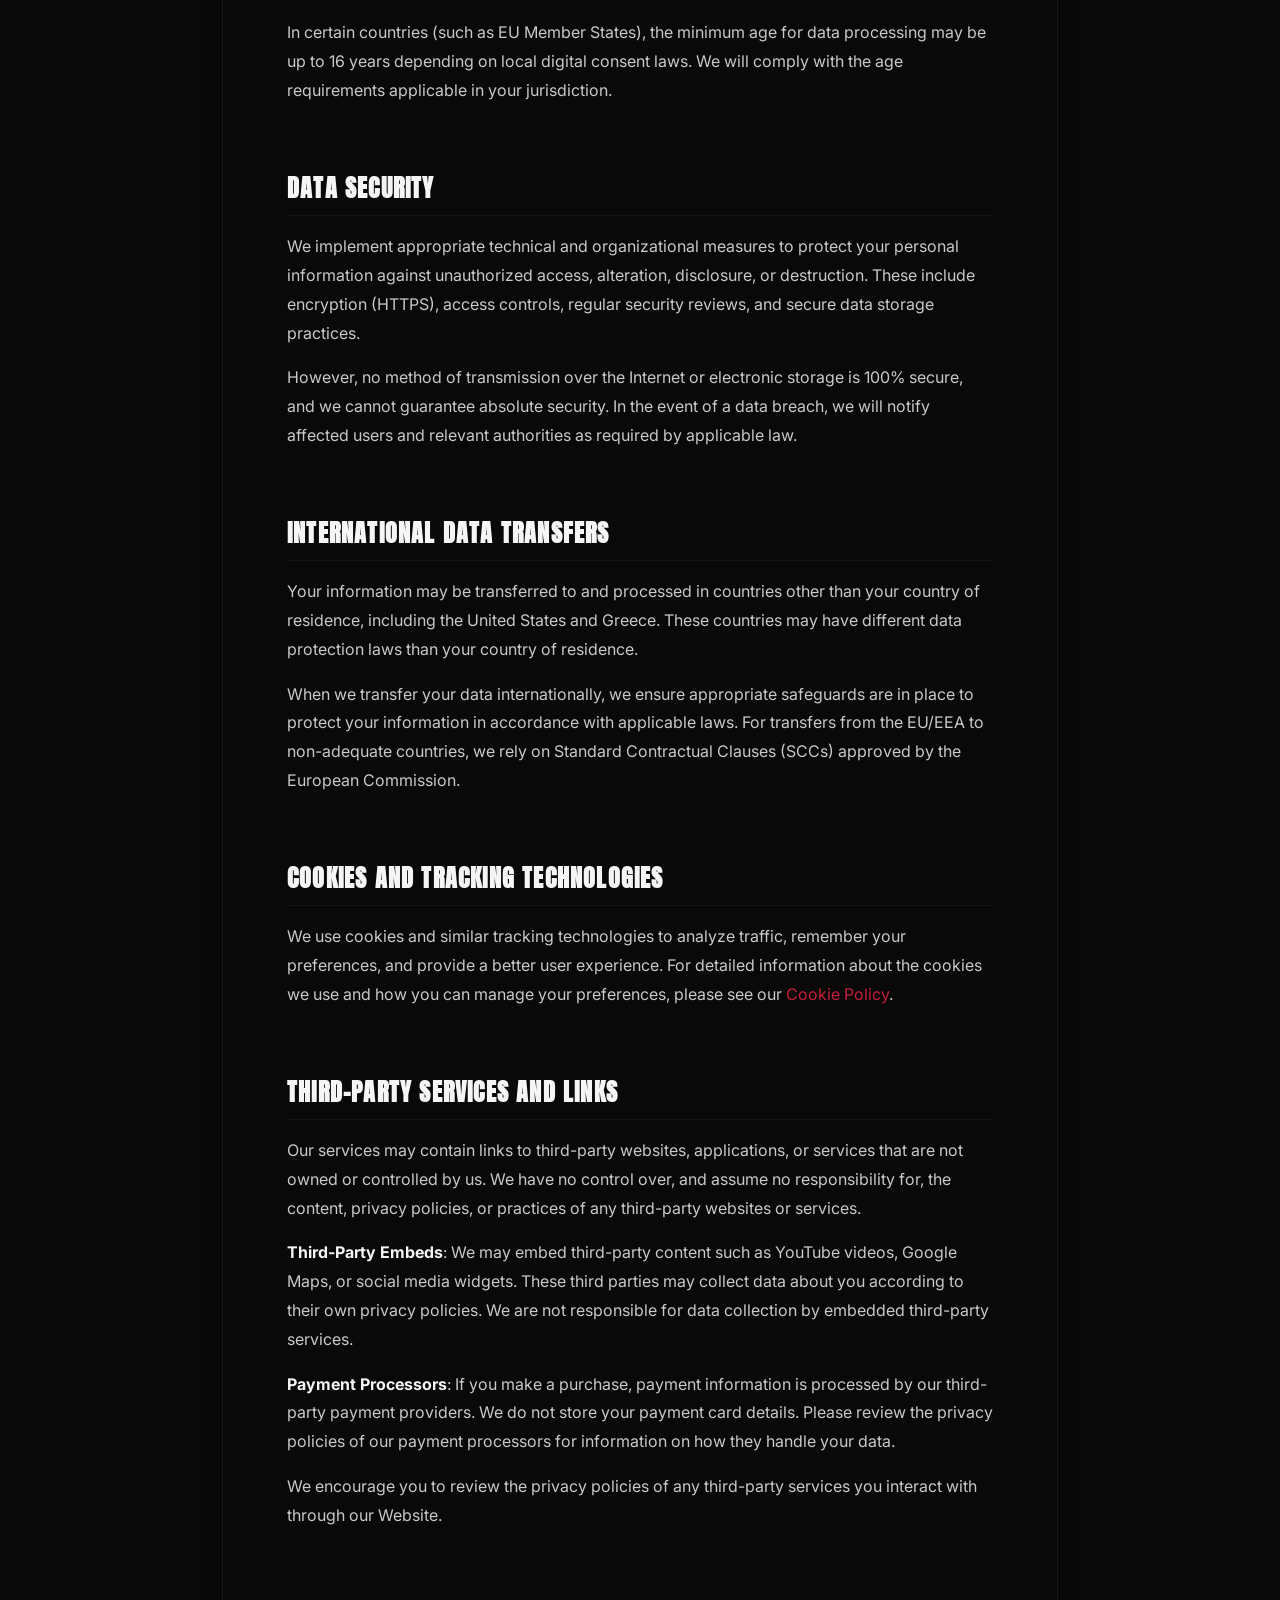
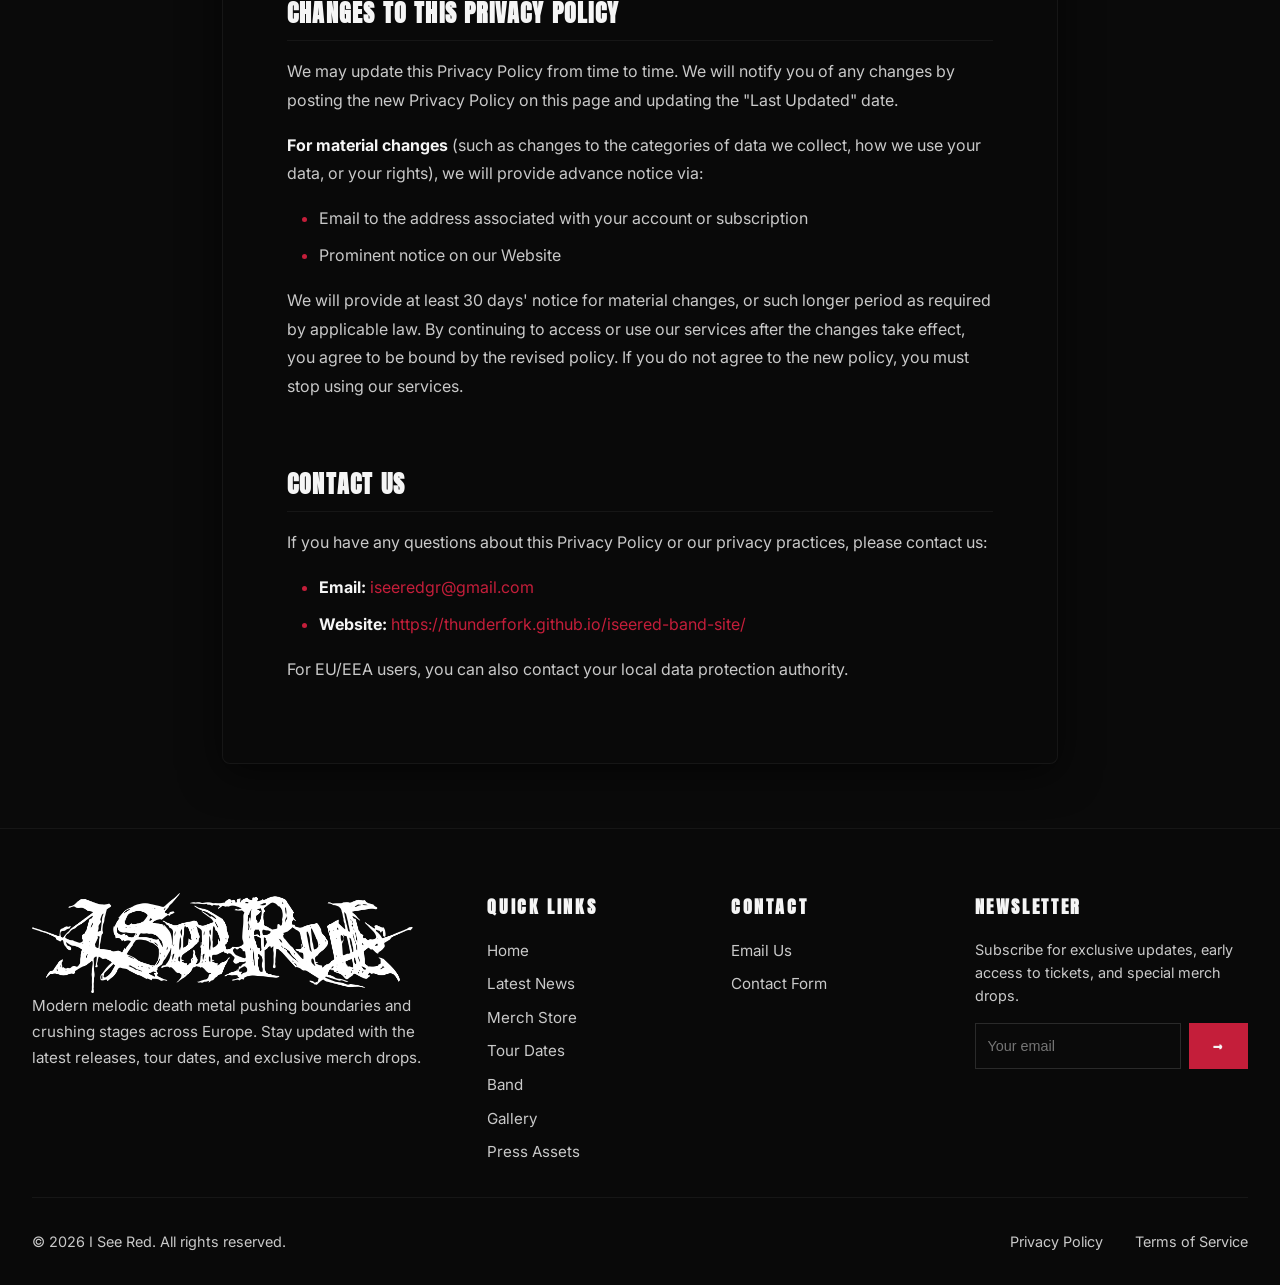
<file: privacy-policy.html>
<!DOCTYPE html>
<html lang="en">
<head>
    <meta charset="UTF-8" />
    <meta name="viewport" content="width=device-width, initial-scale=1.0" />
    <meta name="robots" content="index, follow" />
    <meta name="description" content="Privacy Policy for I See Red - Melodic Death Metal from Athens, Greece" />

    <!-- Open Graph -->
    <meta property="og:title" content="Privacy Policy | I See Red" />
    <meta property="og:description" content="Privacy Policy for I See Red - Melodic Death Metal from Athens, Greece" />
    <meta property="og:type" content="website" />
    <meta property="og:url" content="https://thunderfork.github.io/iseered-band-site/privacy-policy.html" />
    <meta property="og:image" content="https://thunderfork.github.io/iseered-band-site/assets/images/band-photo-red2.png" />
    <meta property="og:locale" content="en_US" />

    <!-- Twitter Card -->
    <meta name="twitter:card" content="summary_large_image" />
    <meta name="twitter:title" content="Privacy Policy | I See Red" />
    <meta name="twitter:description" content="Privacy Policy for I See Red" />
    <meta name="twitter:image" content="https://thunderfork.github.io/iseered-band-site/assets/images/band-photo-red2.png" />

    <meta name="theme-color" content="#c41e3a" />

    <!-- Favicon & Icons -->
    <link rel="icon" type="image/svg+xml" href="favicon.svg" />
    <link rel="icon" type="image/png" sizes="32x32" href="assets/icons/favicon-32x32.png" />
    <link rel="icon" type="image/png" sizes="16x16" href="assets/icons/favicon-16x16.png" />
    <link rel="apple-touch-icon" sizes="180x180" href="assets/icons/apple-touch-icon.png" />
    <link rel="manifest" href="assets/icons/site.webmanifest" />

    <title>Privacy Policy | I See Red</title>
    <link rel="canonical" href="https://thunderfork.github.io/iseered-band-site/privacy-policy.html" />

    <!-- Google Fonts -->
    <link rel="preconnect" href="https://fonts.googleapis.com" />
    <link rel="preconnect" href="https://fonts.gstatic.com" crossorigin />
    <link href="https://fonts.googleapis.com/css2?family=Anton&family=Inter:wght@300;400;500;600;700&family=Metal+Mania&display=swap" rel="stylesheet" />

    <!-- Font Awesome -->
    <link rel="stylesheet" href="https://cdnjs.cloudflare.com/ajax/libs/font-awesome/6.5.1/css/all.min.css" />

    <link rel="stylesheet" href="styles.css" />

    <style>
        /* ============================================================
           OVERRIDE SCROLL SNAP FOR LEGAL PAGES
        ============================================================ */
        html {
            scroll-snap-type: none !important;
        }

        .section,
        .hero,
        .footer {
            scroll-snap-align: none !important;
            scroll-snap-stop: normal !important;
        }

        /* ============================================================
           OVERRIDE NAVBAR FADE FOR LEGAL PAGES - Always visible
        ============================================================ */
        .nav {
            opacity: 1 !important;
            pointer-events: auto !important;
            transition: none !important;
        }

        .nav.visible {
            opacity: 1 !important;
            pointer-events: auto !important;
        }

        /* ============================================================
           LEGAL PAGE SPECIFIC STYLES
        ============================================================ */
        .legal-content {
            padding: var(--spacing-lg) 0;
            min-height: 70vh;
        }

        .legal-content .container {
            max-width: 900px;
        }

        .legal-card {
            background: rgba(10, 10, 10, 0.85);
            backdrop-filter: blur(4px) saturate(1.1);
            -webkit-backdrop-filter: blur(4px) saturate(1.1);
            border: 1px solid rgba(255, 255, 255, 0.05);
            border-radius: 8px;
            padding: var(--spacing-lg);
            box-shadow: 0 8px 40px rgba(0, 0, 0, 0.6);
        }

        .legal-card h1 {
            font-family: var(--font-display);
            font-size: clamp(2rem, 4vw, 3rem);
            text-transform: uppercase;
            letter-spacing: 0.1em;
            color: var(--color-white);
            margin-bottom: var(--spacing-xs);
            border-bottom: 3px solid var(--color-red);
            padding-bottom: var(--spacing-sm);
        }

        .legal-card .legal-meta {
            color: var(--color-white-dim);
            font-size: 0.9rem;
            margin-bottom: var(--spacing-md);
            display: flex;
            flex-wrap: wrap;
            gap: var(--spacing-sm);
            align-items: center;
        }

        .legal-card .legal-meta .badge {
            background: var(--color-red);
            color: var(--color-white);
            padding: 0.25rem 0.75rem;
            border-radius: 20px;
            font-size: 0.75rem;
            font-weight: 600;
            text-transform: uppercase;
            letter-spacing: 0.05em;
        }

        .legal-card h2 {
            font-family: var(--font-display);
            font-size: 1.5rem;
            text-transform: uppercase;
            letter-spacing: 0.05em;
            color: var(--color-white);
            margin-top: var(--spacing-lg);
            margin-bottom: var(--spacing-sm);
            border-bottom: 1px solid rgba(255, 255, 255, 0.05);
            padding-bottom: var(--spacing-xs);
        }

        .legal-card h2:first-of-type {
            margin-top: 0;
        }

        .legal-card h3 {
            font-family: var(--font-display);
            font-size: 1.2rem;
            text-transform: uppercase;
            letter-spacing: 0.05em;
            color: var(--color-white);
            margin-top: var(--spacing-md);
            margin-bottom: var(--spacing-xs);
        }

        .legal-card p {
            color: var(--color-white-dim);
            line-height: 1.8;
            margin-bottom: var(--spacing-sm);
        }

        .legal-card ul,
        .legal-card ol {
            color: var(--color-white-dim);
            line-height: 1.8;
            margin-bottom: var(--spacing-sm);
            padding-left: var(--spacing-md);
        }

        .legal-card ul {
            list-style: disc;
        }

        .legal-card ol {
            list-style: decimal;
        }

        .legal-card li {
            margin-bottom: 0.5rem;
        }

        .legal-card li::marker {
            color: var(--color-red);
        }

        .legal-card a {
            color: var(--color-red);
            transition: var(--transition);
        }

        .legal-card a:hover {
            color: var(--color-red-bright);
            text-decoration: underline;
        }

        .legal-card strong {
            color: var(--color-white);
        }

        .legal-card .updated-badge {
            display: inline-flex;
            align-items: center;
            gap: 0.5rem;
            background: rgba(196, 30, 58, 0.15);
            border: 1px solid rgba(196, 30, 58, 0.3);
            padding: 0.5rem 1rem;
            border-radius: 30px;
            font-size: 0.85rem;
            color: var(--color-white-dim);
            margin-bottom: var(--spacing-md);
        }

        .legal-card .updated-badge i {
            color: var(--color-red);
        }

        @media (max-width: 768px) {
            .legal-card {
                padding: var(--spacing-md);
            }

            .legal-card h1 {
                font-size: 1.8rem;
            }

            .legal-card h2 {
                font-size: 1.3rem;
            }

            .legal-content {
                padding: var(--spacing-md) 0;
            }
        }

        @media (max-width: 480px) {
            .legal-card {
                padding: var(--spacing-sm);
            }

            .legal-card h1 {
                font-size: 1.5rem;
            }

            .legal-card .legal-meta {
                flex-direction: column;
                align-items: flex-start;
                gap: 0.25rem;
            }
        }
    </style>
</head>
<body>

    <!-- ===== BACKGROUND ===== -->
    <div class="site-background" aria-hidden="true"></div>

    <!-- ===== PAGE CONTENT ===== -->
    <div id="page-content">

        <!-- ===== SKIP LINK ===== -->
        <a href="#main-content" class="skip-link">Skip to main content</a>

        <!-- ===== NAVIGATION ===== -->
        <nav class="nav visible" role="navigation" aria-label="Main navigation">
            <div class="container nav-container">
                <ul class="nav-menu nav-menu-left" id="main-menu">
                    <li><a href="index.html">Home</a></li>
                    <li><a href="index.html#news">News</a></li>
                    <li><a href="index.html#merch">Merch</a></li>
                    <li><a href="index.html#tour">Tour</a></li>
                </ul>
                <a href="index.html" class="nav-brand" aria-label="I See Red home">
                    <img src="assets/images/logo_white.png" alt="I See Red" class="nav-brand-logo">
                </a>
                <ul class="nav-menu nav-menu-right">
                    <li><a href="index.html#about">Band</a></li>
                    <li><a href="index.html#gallery">Gallery</a></li>
                    <li><a href="index.html#press">Press</a></li>
                    <li><a href="index.html#contact">Contact</a></li>
                </ul>
                <button class="nav-toggle" aria-controls="main-menu" aria-expanded="false">
                    <span class="sr-only">Toggle navigation menu</span>
                    <span></span>
                    <span></span>
                    <span></span>
                </button>
            </div>
        </nav>

        <!-- ===== MAIN CONTENT ===== -->
        <main id="main-content">
            <section class="legal-content" aria-label="Privacy Policy">
                <div class="container">
                    <div class="legal-card">
                        <div class="updated-badge">
                            <i class="fas fa-clock"></i>
                            <span>Last updated: <strong>July 9, 2026</strong></span>
                        </div>

                        <h1>Privacy Policy</h1>

                        <div class="legal-meta">
                            <span><strong>Service:</strong> I See Red website</span>
                            <span><strong>Operator:</strong> we</span>
                            <span class="badge">Effective: July 9, 2026</span>
                        </div>

                        <h2>Introduction</h2>
                        <p>
                            I See Red ("we," "us," or "our") operates <a href="https://thunderfork.github.io/iseered-band-site/" target="_blank" rel="noopener noreferrer">https://thunderfork.github.io/iseered-band-site/</a>
                            and provides services through our Website. This Privacy Policy explains how we collect, use, disclose, and safeguard your information when you visit our Website.
                        </p>
                        <p>
                            By accessing or using our services, you agree to the collection and use of information in accordance with this policy. If you do not agree with any part of this policy, you must not use our services.
                        </p>

                        <h2>Information We Collect</h2>
                        <p>We collect the following types of personal information:</p>
                        <ul>
                            <li><strong>Names</strong> – when you provide them via contact forms or newsletter sign-ups</li>
                            <li><strong>Email addresses</strong> – when you subscribe to our newsletter, contact us, or make a purchase</li>
                            <li><strong>Usage Data</strong> – information about how you interact with our Website (e.g., pages visited, time spent, referring URLs)</li>
                            <li><strong>Device Information</strong> – browser type, operating system, IP address, and similar technical data</li>
                        </ul>
                        <p>
                            We do not collect sensitive personal data (such as racial or ethnic origin, political opinions, religious beliefs, or health information) unless you voluntarily provide it and we have your explicit consent.
                        </p>

                        <h2>How We Use Your Information</h2>
                        <p>We use the information we collect to:</p>
                        <ul>
                            <li>Provide, operate, and maintain our services</li>
                            <li>Improve, personalize, and expand our services</li>
                            <li>Understand and analyze how you use our services</li>
                            <li>Communicate with you for customer service, updates, and marketing (where permitted)</li>
                            <li>Process transactions and send related information</li>
                            <li>Comply with legal obligations and enforce our policies</li>
                            <li>Prevent fraud and enhance security</li>
                        </ul>

                        <h2>Legal Basis for Processing (GDPR / EU/EEA Users)</h2>
                        <p>If you are located in the European Union or European Economic Area, we process your personal data based on one or more of the following legal grounds:</p>
                        <ul>
                            <li><strong>Consent</strong> – you have given us clear consent to process your data for a specific purpose (e.g., marketing emails)</li>
                            <li><strong>Contract</strong> – processing is necessary for the performance of a contract with you (e.g., fulfilling a merchandise order)</li>
                            <li><strong>Legal obligation</strong> – processing is necessary to comply with a legal or regulatory obligation</li>
                            <li><strong>Legitimate interests</strong> – processing is necessary for our legitimate business interests (e.g., improving our services, preventing fraud) and does not override your rights</li>
                        </ul>

                        <h2>Data Retention</h2>
                        <p>
                            We retain your personal information only for as long as is necessary for the purposes set out in this Privacy Policy. We will retain and use your information to the extent necessary to comply with our legal obligations, resolve disputes, and enforce our policies.
                        </p>
                        <ul>
                            <li><strong>Newsletter subscribers</strong>: data is retained until you unsubscribe or request deletion</li>
                            <li><strong>Contact form submissions</strong>: retained for up to 12 months for customer service purposes</li>
                            <li><strong>Transaction data</strong>: retained for 7 years to comply with tax and accounting laws</li>
                        </ul>

                        <h2>Your Rights Under GDPR (EU/EEA Users)</h2>
                        <p>If you are located in the European Union or European Economic Area, you have the following rights under the General Data Protection Regulation (GDPR):</p>
                        <ul>
                            <li><strong>Right of Access</strong> – you can request copies of your personal data</li>
                            <li><strong>Right to Rectification</strong> – you can request correction of inaccurate or incomplete data</li>
                            <li><strong>Right to Erasure</strong> – you can request deletion of your personal data ("right to be forgotten")</li>
                            <li><strong>Right to Restrict Processing</strong> – you can request that we limit how we use your data</li>
                            <li><strong>Right to Data Portability</strong> – you can request transfer of your data to another organization</li>
                            <li><strong>Right to Object</strong> – you can object to our processing of your personal data</li>
                            <li><strong>Right to Withdraw Consent</strong> – where we rely on consent, you can withdraw it at any time</li>
                            <li><strong>Rights Related to Automated Decision-Making</strong> – you have rights regarding automated decisions that significantly affect you</li>
                        </ul>
                        <p>To exercise these rights, please contact us at <a href="mailto:iseeredgr@gmail.com">iseeredgr@gmail.com</a>. We will respond to your request within one month.</p>
                        <p>
                            You also have the right to lodge a complaint with your local data protection authority if you believe your rights have been violated.
                        </p>

                        <h2>Children's Privacy</h2>
                        <p>
                            Our services are not intended for children under 13 years of age. We do not knowingly collect personal information from children under 13.
                            If you are a parent or guardian and believe your child has provided us with personal information, please contact us at <a href="mailto:iseeredgr@gmail.com">iseeredgr@gmail.com</a>
                            and we will take steps to delete that information as required by applicable law (including COPPA in the United States).
                        </p>
                        <p>
                            In certain countries (such as EU Member States), the minimum age for data processing may be up to 16 years depending on local digital consent laws.
                            We will comply with the age requirements applicable in your jurisdiction.
                        </p>

                        <h2>Data Security</h2>
                        <p>
                            We implement appropriate technical and organizational measures to protect your personal information against unauthorized access, alteration, disclosure, or destruction.
                            These include encryption (HTTPS), access controls, regular security reviews, and secure data storage practices.
                        </p>
                        <p>
                            However, no method of transmission over the Internet or electronic storage is 100% secure, and we cannot guarantee absolute security.
                            In the event of a data breach, we will notify affected users and relevant authorities as required by applicable law.
                        </p>

                        <h2>International Data Transfers</h2>
                        <p>
                            Your information may be transferred to and processed in countries other than your country of residence, including the United States and Greece.
                            These countries may have different data protection laws than your country of residence.
                        </p>
                        <p>
                            When we transfer your data internationally, we ensure appropriate safeguards are in place to protect your information in accordance with applicable laws.
                            For transfers from the EU/EEA to non-adequate countries, we rely on Standard Contractual Clauses (SCCs) approved by the European Commission.
                        </p>

                        <h2>Cookies and Tracking Technologies</h2>
                        <p>
                            We use cookies and similar tracking technologies to analyze traffic, remember your preferences, and provide a better user experience.
                            For detailed information about the cookies we use and how you can manage your preferences, please see our <a href="cookie-policy.html">Cookie Policy</a>.
                        </p>

                        <h2>Third-Party Services and Links</h2>
                        <p>
                            Our services may contain links to third-party websites, applications, or services that are not owned or controlled by us.
                            We have no control over, and assume no responsibility for, the content, privacy policies, or practices of any third-party websites or services.
                        </p>
                        <p>
                            <strong>Third-Party Embeds</strong>: We may embed third-party content such as YouTube videos, Google Maps, or social media widgets.
                            These third parties may collect data about you according to their own privacy policies. We are not responsible for data collection by embedded third-party services.
                        </p>
                        <p>
                            <strong>Payment Processors</strong>: If you make a purchase, payment information is processed by our third-party payment providers.
                            We do not store your payment card details. Please review the privacy policies of our payment processors for information on how they handle your data.
                        </p>
                        <p>
                            We encourage you to review the privacy policies of any third-party services you interact with through our Website.
                        </p>

                        <h2>Changes to This Privacy Policy</h2>
                        <p>
                            We may update this Privacy Policy from time to time. We will notify you of any changes by posting the new Privacy Policy on this page and updating the "Last Updated" date.
                        </p>
                        <p>
                            <strong>For material changes</strong> (such as changes to the categories of data we collect, how we use your data, or your rights), we will provide advance notice via:
                        </p>
                        <ul>
                            <li>Email to the address associated with your account or subscription</li>
                            <li>Prominent notice on our Website</li>
                        </ul>
                        <p>
                            We will provide at least 30 days' notice for material changes, or such longer period as required by applicable law.
                            By continuing to access or use our services after the changes take effect, you agree to be bound by the revised policy.
                            If you do not agree to the new policy, you must stop using our services.
                        </p>

                        <h2>Contact Us</h2>
                        <p>If you have any questions about this Privacy Policy or our privacy practices, please contact us:</p>
                        <ul>
                            <li><strong>Email:</strong> <a href="mailto:iseeredgr@gmail.com">iseeredgr@gmail.com</a></li>
                            <li><strong>Website:</strong> <a href="https://thunderfork.github.io/iseered-band-site/" target="_blank" rel="noopener noreferrer">https://thunderfork.github.io/iseered-band-site/</a></li>
                        </ul>
                        <p>For EU/EEA users, you can also contact your local data protection authority.</p>
                    </div>
                </div>
            </section>
        </main>

        <!-- ===== FOOTER ===== -->
        <footer class="footer" role="contentinfo">
            <div class="container">
                <div class="footer-grid">
                    <div>
                        <a href="index.html" class="footer-brand" aria-label="I See Red home">
                            <img src="assets/images/logo_white.png" alt="I See Red" class="footer-brand-logo">
                        </a>
                        <p class="footer-description">
                            Modern melodic death metal pushing boundaries and crushing stages across Europe. Stay updated with the latest releases, tour dates, and exclusive merch drops.
                        </p>
                    </div>
                    <div>
                        <h4 class="footer-title">Quick Links</h4>
                        <ul class="footer-links">
                            <li><a href="index.html">Home</a></li>
                            <li><a href="index.html#news">Latest News</a></li>
                            <li><a href="index.html#merch">Merch Store</a></li>
                            <li><a href="index.html#tour">Tour Dates</a></li>
                            <li><a href="index.html#about">Band</a></li>
                            <li><a href="index.html#gallery">Gallery</a></li>
                            <li><a href="index.html#press">Press Assets</a></li>
                        </ul>
                    </div>
                    <div>
                        <h4 class="footer-title">Contact</h4>
                        <ul class="footer-links">
                            <li><a href="mailto:iseeredgr@gmail.com">Email Us</a></li>
                            <li><a href="index.html#contact">Contact Form</a></li>
                        </ul>
                    </div>
                    <div>
                        <h4 class="footer-title">Newsletter</h4>
                        <p class="footer-newsletter-text">
                            Subscribe for exclusive updates, early access to tickets, and special merch drops.
                        </p>
                        <form class="newsletter-form" aria-label="Newsletter signup">
                            <input type="email" class="newsletter-input" placeholder="Your email" required />
                            <button type="submit" class="newsletter-btn">→</button>
                        </form>
                    </div>
                </div>
                <div class="footer-bottom">
                    <p class="footer-copyright">© 2026 I See Red. All rights reserved.</p>
                    <div class="footer-legal">
                        <a href="privacy-policy.html">Privacy Policy</a>
                        <a href="terms-conditions.html">Terms of Service</a>
                    </div>
                </div>
            </div>
        </footer>

    </div><!-- /page-content -->

    <script src="script.js"></script>
</body>
</html>
</file>
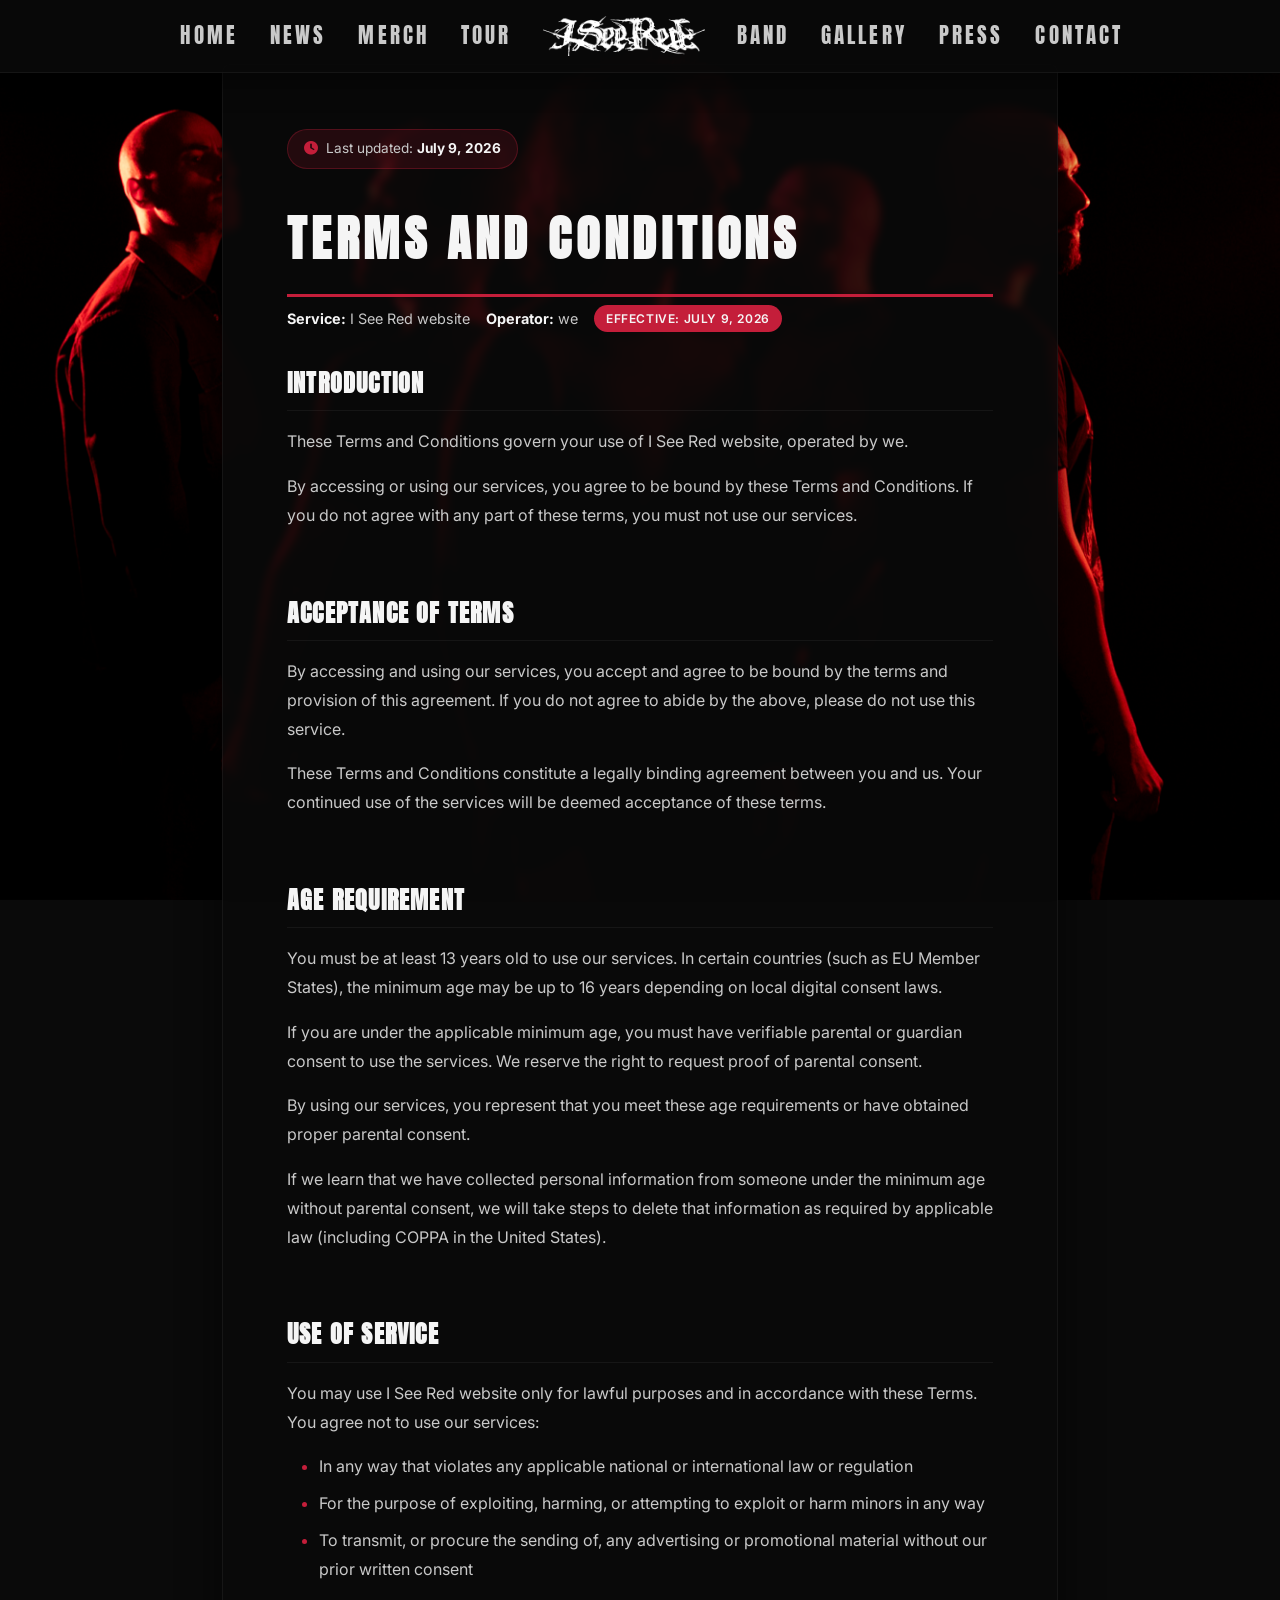
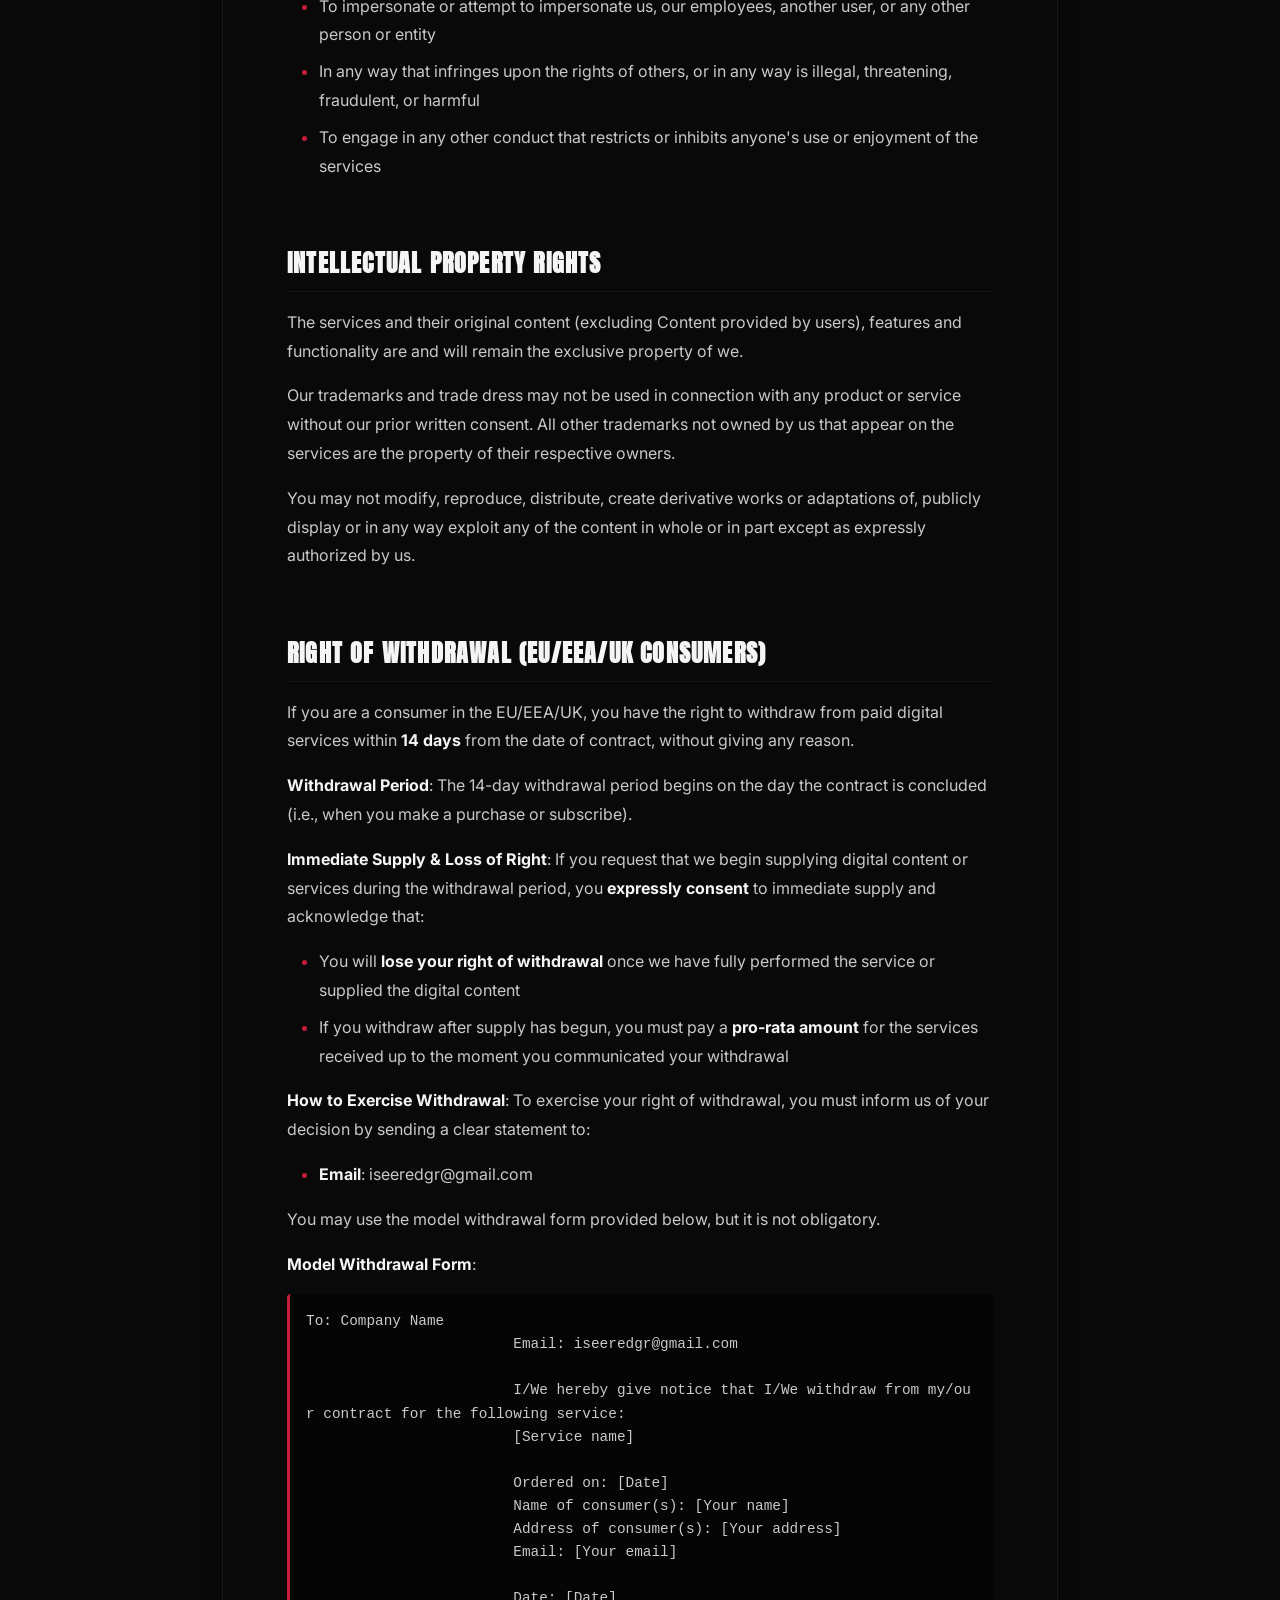
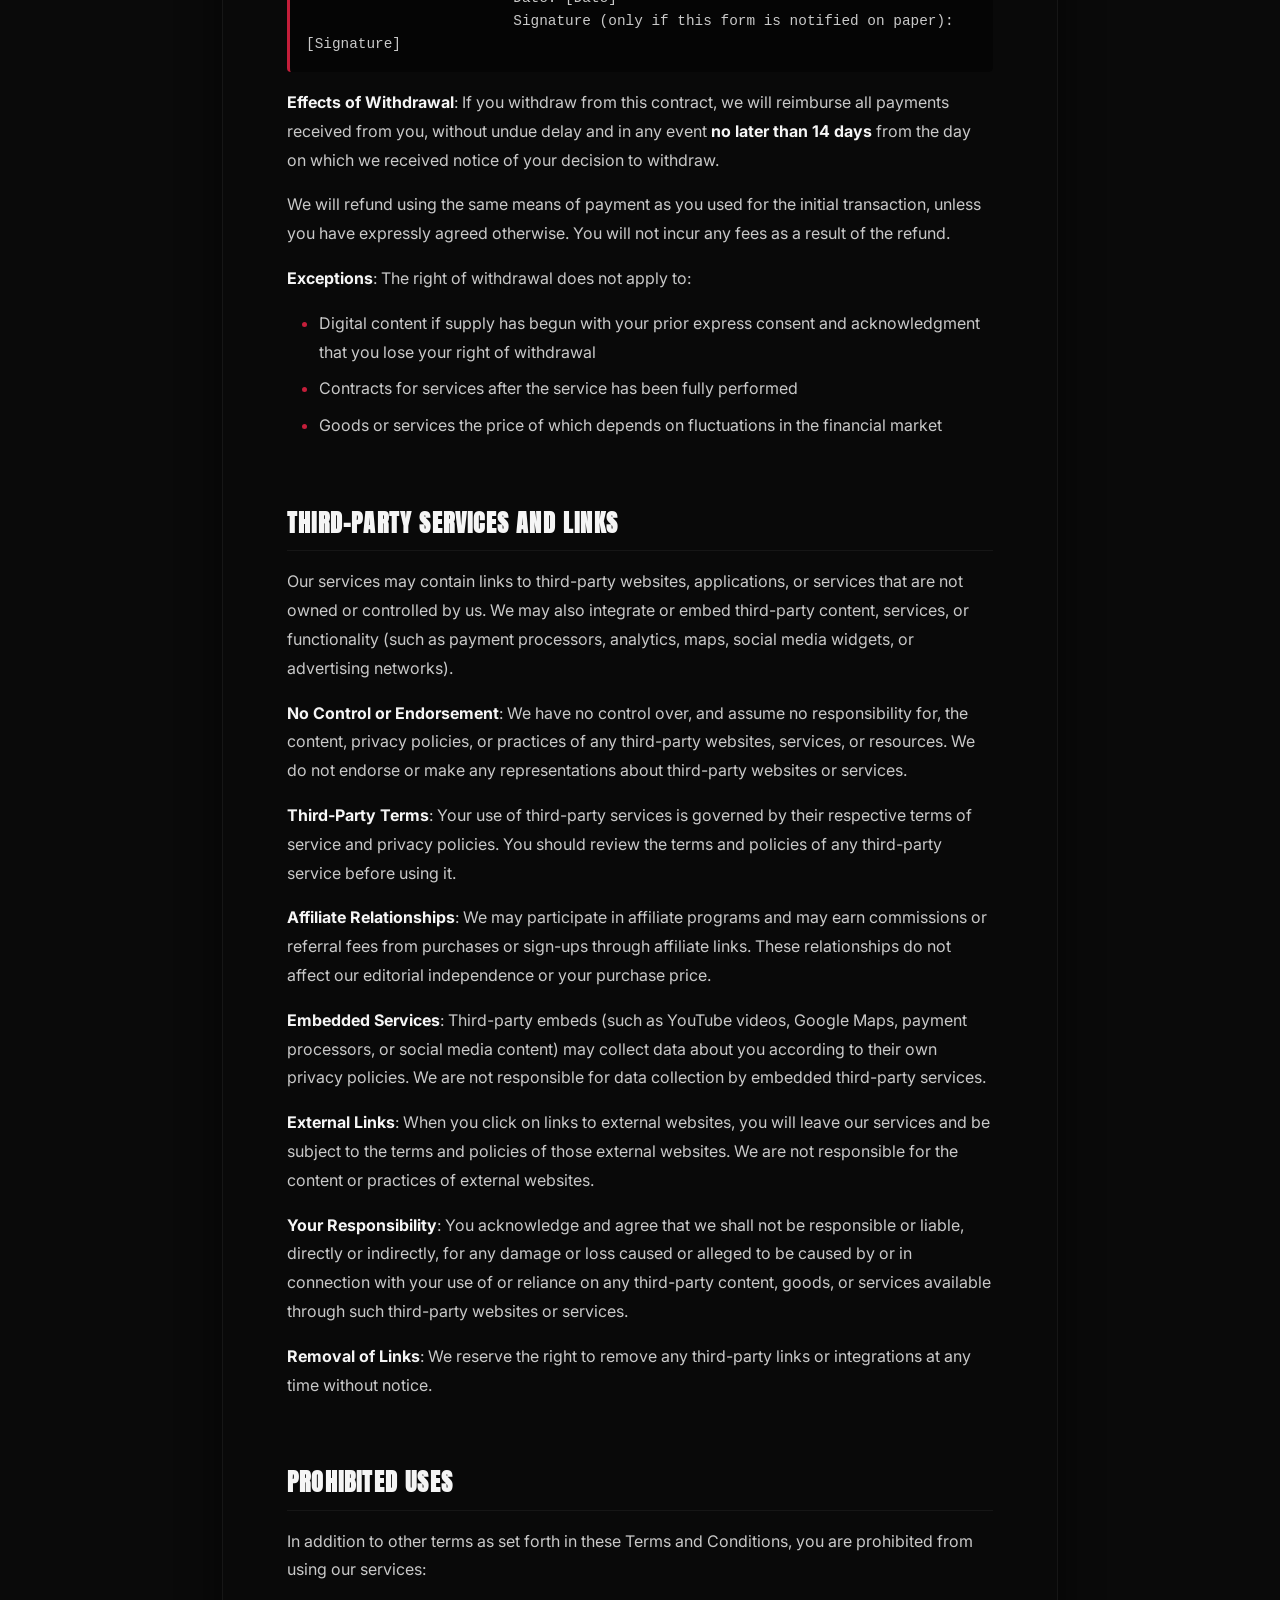
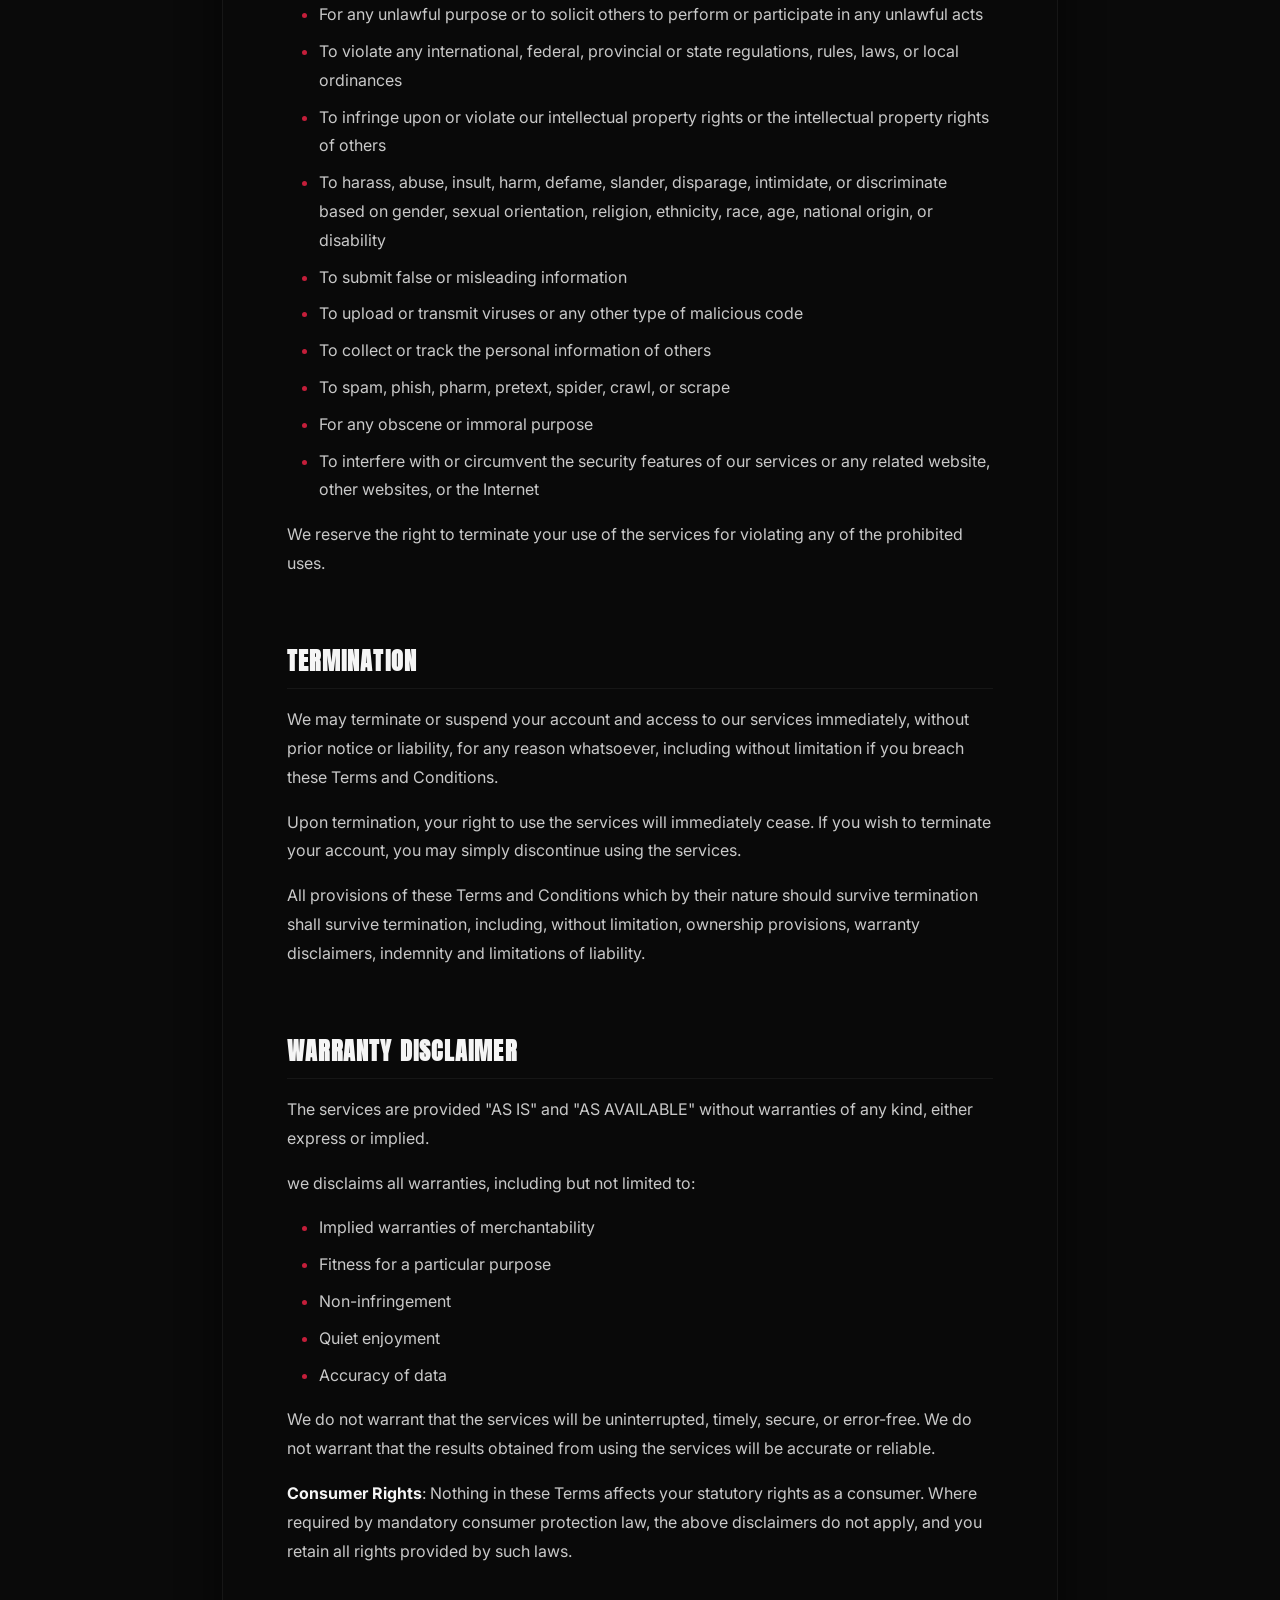
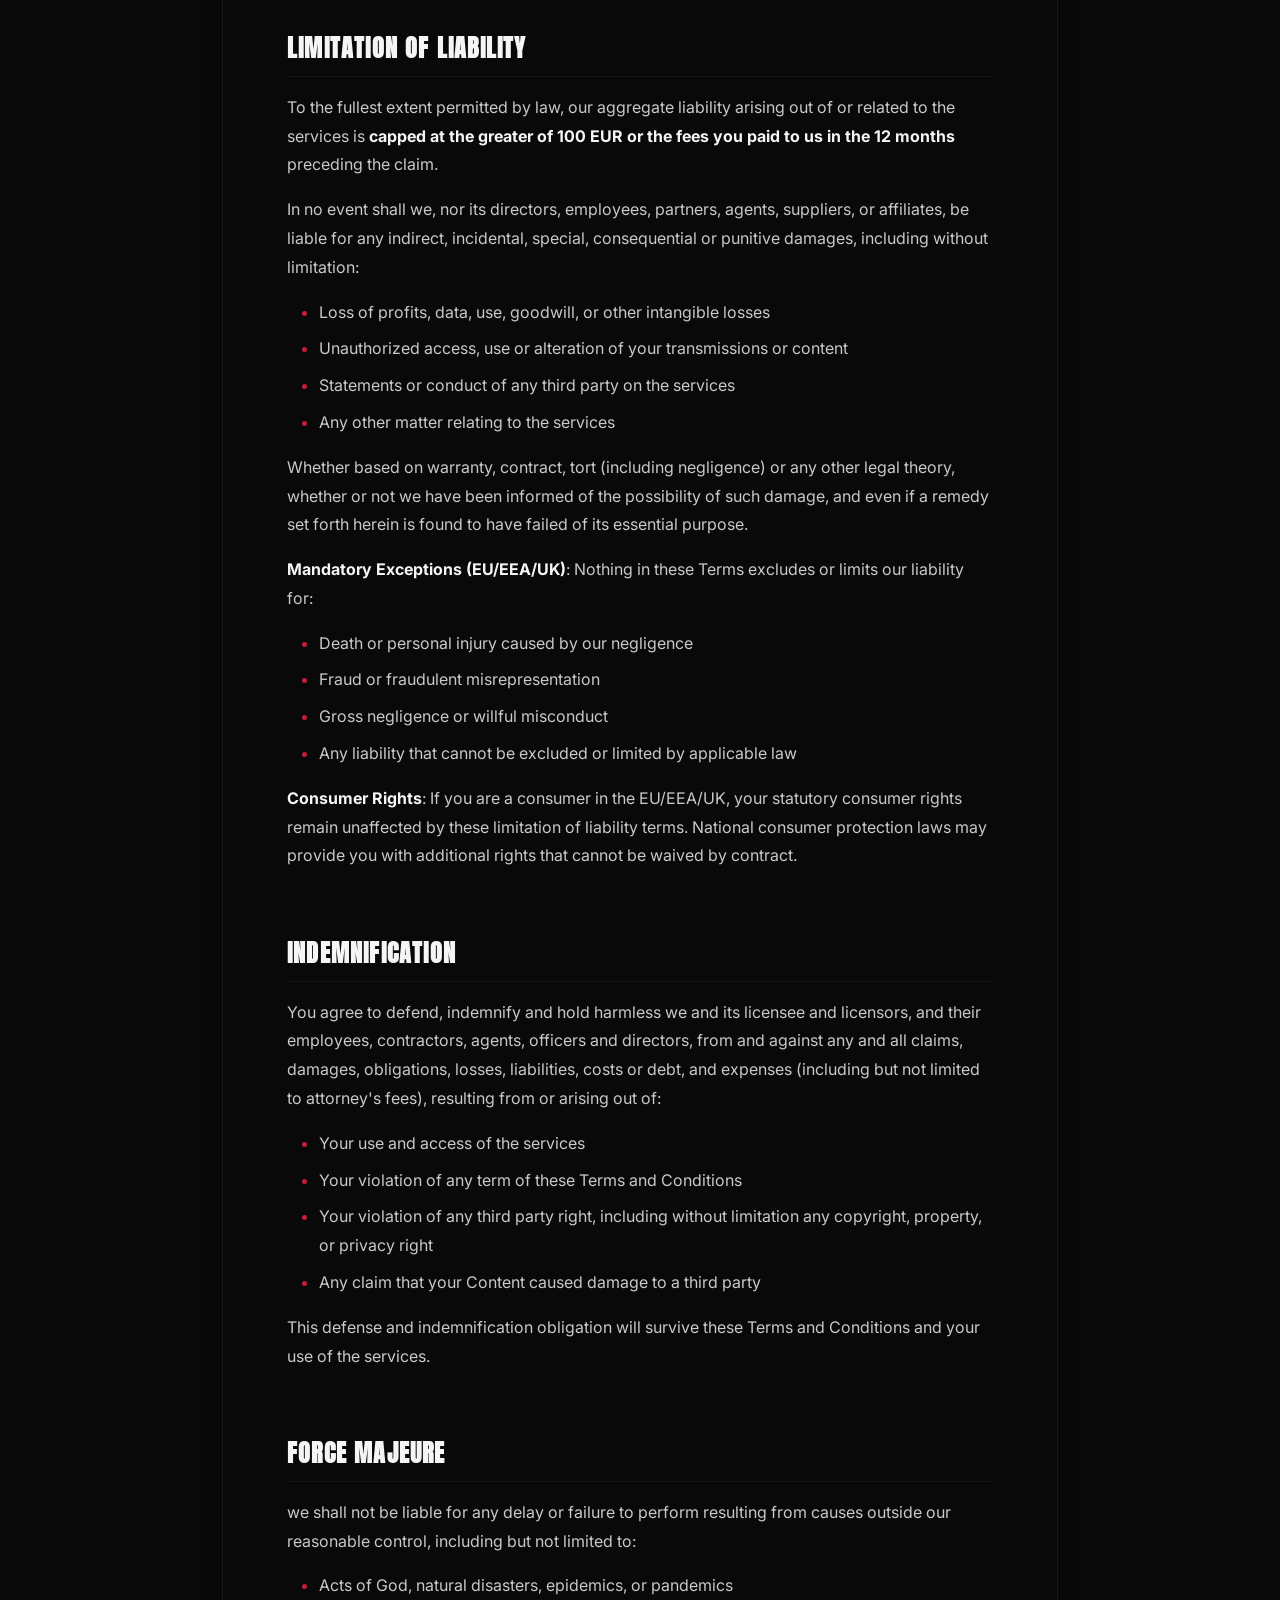
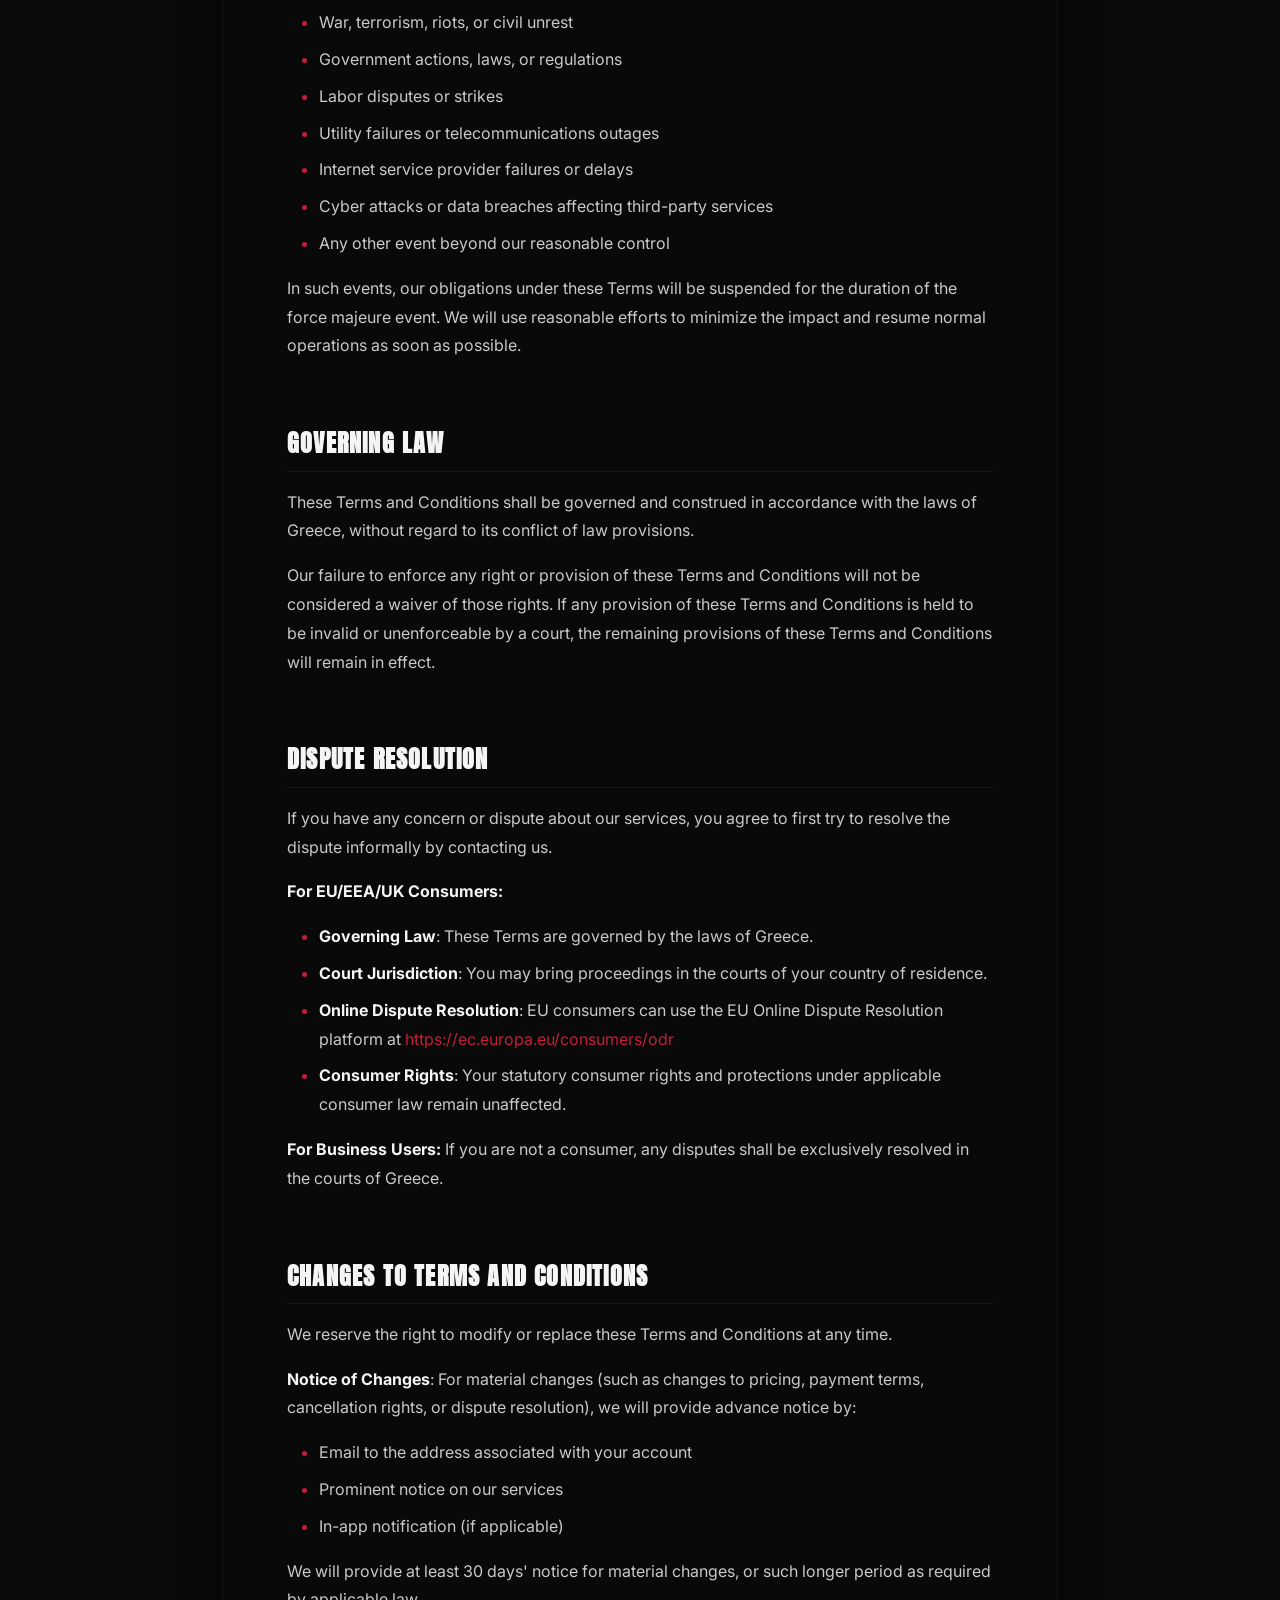
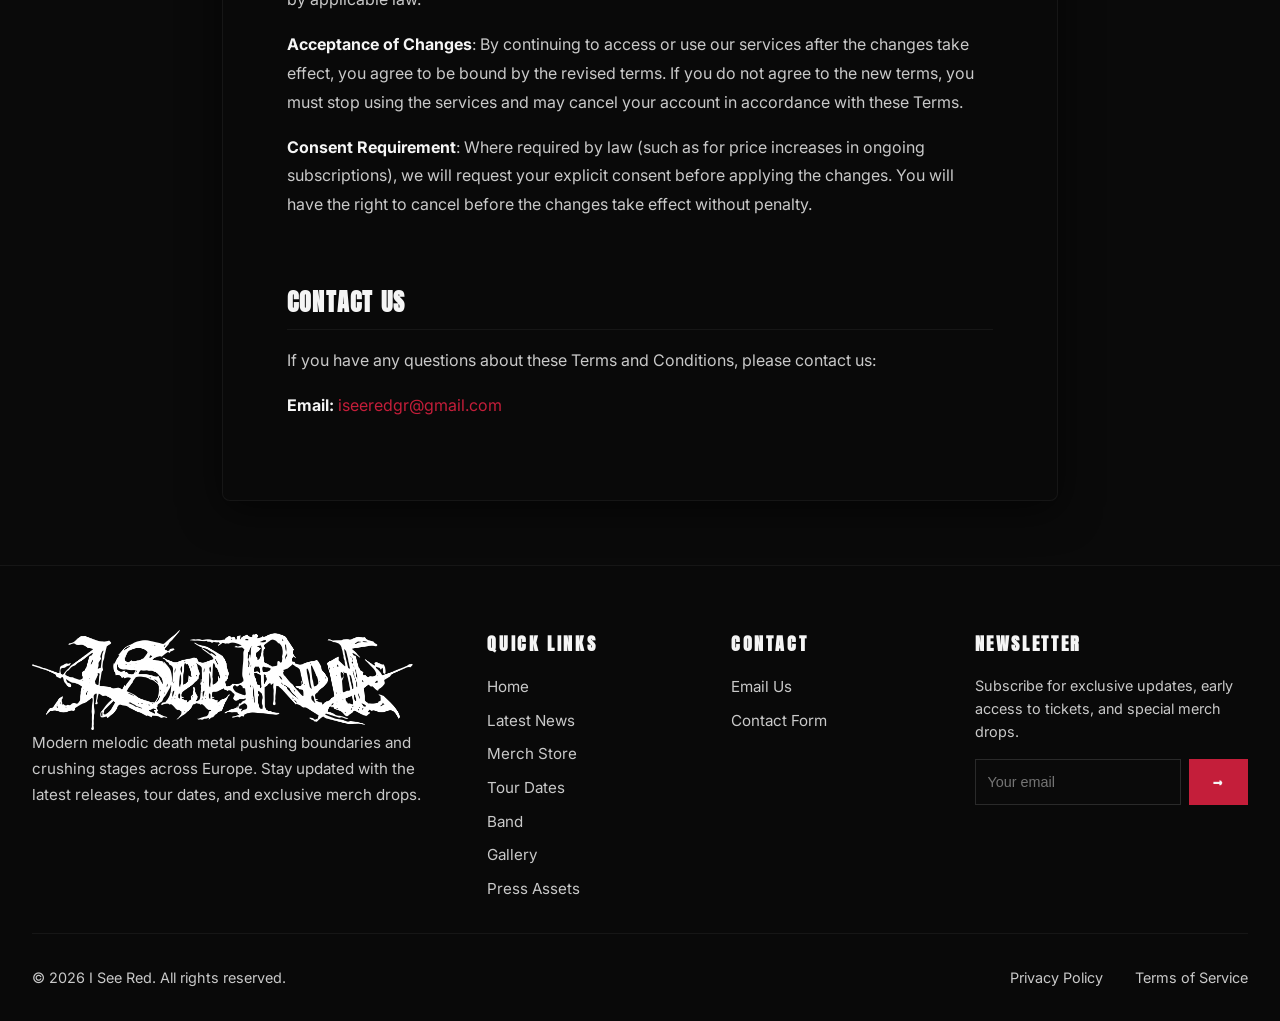
<file: terms-of-service.html>
<!DOCTYPE html>
<html lang="en">
<head>
    <meta charset="UTF-8">
    <meta name="viewport" content="width=device-width, initial-scale=1.0">
    <meta name="robots" content="index, follow">
    <meta name="description" content="Terms and Conditions for I See Red - Melodic Death Metal from Athens, Greece">
    
    <!-- Open Graph -->
    <meta property="og:title" content="Terms and Conditions | I See Red">
    <meta property="og:description" content="Terms and Conditions for I See Red - Melodic Death Metal from Athens, Greece">
    <meta property="og:type" content="website">
    <meta property="og:url" content="https://thunderfork.github.io/iseered-band-site/terms-conditions.html">
    <meta property="og:image" content="https://thunderfork.github.io/iseered-band-site/assets/images/band-photo-red2.png">
    <meta property="og:locale" content="en_US">
    
    <!-- Twitter Card -->
    <meta name="twitter:card" content="summary_large_image">
    <meta name="twitter:title" content="Terms and Conditions | I See Red">
    <meta name="twitter:description" content="Terms and Conditions for I See Red">
    <meta name="twitter:image" content="https://thunderfork.github.io/iseered-band-site/assets/images/band-photo-red2.png">
    
    <meta name="theme-color" content="#c41e3a">
    
    <!-- Favicon & Icons -->
    <link rel="icon" type="image/svg+xml" href="favicon.svg">
    <link rel="icon" type="image/png" sizes="32x32" href="assets/icons/favicon-32x32.png">
    <link rel="icon" type="image/png" sizes="16x16" href="assets/icons/favicon-16x16.png">
    <link rel="apple-touch-icon" sizes="180x180" href="assets/icons/apple-touch-icon.png">
    <link rel="manifest" href="assets/icons/site.webmanifest">
    
    <title>Terms and Conditions | I See Red</title>
    <link rel="canonical" href="https://thunderfork.github.io/iseered-band-site/terms-conditions.html">
    
    <!-- Google Fonts -->
    <link rel="preconnect" href="https://fonts.googleapis.com">
    <link rel="preconnect" href="https://fonts.gstatic.com" crossorigin>
    <link href="https://fonts.googleapis.com/css2?family=Anton&family=Inter:wght@300;400;500;600;700&family=Metal+Mania&display=swap" rel="stylesheet">
    
    <!-- Font Awesome -->
    <link rel="stylesheet" href="https://cdnjs.cloudflare.com/ajax/libs/font-awesome/6.5.1/css/all.min.css">
    
    <link rel="stylesheet" href="styles.css">
    
    <style>
        /* ============================================================
           OVERRIDE SCROLL SNAP FOR LEGAL PAGES
        ============================================================ */
        html {
            scroll-snap-type: none !important;
        }

        .section,
        .hero,
        .footer {
            scroll-snap-align: none !important;
            scroll-snap-stop: normal !important;
        }

        /* ============================================================
           OVERRIDE NAVBAR FADE FOR LEGAL PAGES - Always visible
        ============================================================ */
        .nav {
            opacity: 1 !important;
            pointer-events: auto !important;
            transition: none !important;
        }

        .nav.visible {
            opacity: 1 !important;
            pointer-events: auto !important;
        }

        /* ============================================================
           LEGAL PAGE SPECIFIC STYLES
        ============================================================ */
        .legal-content {
            padding: var(--spacing-lg) 0;
            min-height: 70vh;
        }
        
        .legal-content .container {
            max-width: 900px;
        }
        
        .legal-card {
            background: rgba(10, 10, 10, 0.85);
            backdrop-filter: blur(4px) saturate(1.1);
            -webkit-backdrop-filter: blur(4px) saturate(1.1);
            border: 1px solid rgba(255, 255, 255, 0.05);
            border-radius: 8px;
            padding: var(--spacing-lg);
            box-shadow: 0 8px 40px rgba(0, 0, 0, 0.6);
        }
        
        .legal-card h1 {
            font-family: var(--font-display);
            font-size: clamp(2rem, 4vw, 3rem);
            text-transform: uppercase;
            letter-spacing: 0.1em;
            color: var(--color-white);
            margin-bottom: var(--spacing-xs);
            border-bottom: 3px solid var(--color-red);
            padding-bottom: var(--spacing-sm);
        }
        
        .legal-card .legal-meta {
            color: var(--color-white-dim);
            font-size: 0.9rem;
            margin-bottom: var(--spacing-md);
            display: flex;
            flex-wrap: wrap;
            gap: var(--spacing-sm);
            align-items: center;
        }
        
        .legal-card .legal-meta .badge {
            background: var(--color-red);
            color: var(--color-white);
            padding: 0.25rem 0.75rem;
            border-radius: 20px;
            font-size: 0.75rem;
            font-weight: 600;
            text-transform: uppercase;
            letter-spacing: 0.05em;
        }
        
        .legal-card h2 {
            font-family: var(--font-display);
            font-size: 1.5rem;
            text-transform: uppercase;
            letter-spacing: 0.05em;
            color: var(--color-white);
            margin-top: var(--spacing-lg);
            margin-bottom: var(--spacing-sm);
            border-bottom: 1px solid rgba(255, 255, 255, 0.05);
            padding-bottom: var(--spacing-xs);
        }
        
        .legal-card h2:first-of-type {
            margin-top: 0;
        }
        
        .legal-card h3 {
            font-family: var(--font-display);
            font-size: 1.2rem;
            text-transform: uppercase;
            letter-spacing: 0.05em;
            color: var(--color-white);
            margin-top: var(--spacing-md);
            margin-bottom: var(--spacing-xs);
        }
        
        .legal-card p {
            color: var(--color-white-dim);
            line-height: 1.8;
            margin-bottom: var(--spacing-sm);
        }
        
        .legal-card ul, .legal-card ol {
            color: var(--color-white-dim);
            line-height: 1.8;
            margin-bottom: var(--spacing-sm);
            padding-left: var(--spacing-md);
        }
        
        .legal-card ul {
            list-style: disc;
        }
        
        .legal-card ol {
            list-style: decimal;
        }
        
        .legal-card li {
            margin-bottom: 0.5rem;
        }
        
        .legal-card li::marker {
            color: var(--color-red);
        }
        
        .legal-card a {
            color: var(--color-red);
            transition: var(--transition);
        }
        
        .legal-card a:hover {
            color: var(--color-red-bright);
            text-decoration: underline;
        }
        
        .legal-card strong {
            color: var(--color-white);
        }
        
        .legal-card .model-form {
            background: rgba(0, 0, 0, 0.4);
            border-left: 3px solid var(--color-red);
            padding: var(--spacing-sm);
            border-radius: 4px;
            font-family: monospace;
            font-size: 0.9rem;
            color: var(--color-white-dim);
            margin: var(--spacing-sm) 0;
            white-space: pre-wrap;
            word-break: break-all;
        }
        
        .legal-card .updated-badge {
            display: inline-flex;
            align-items: center;
            gap: 0.5rem;
            background: rgba(196, 30, 58, 0.15);
            border: 1px solid rgba(196, 30, 58, 0.3);
            padding: 0.5rem 1rem;
            border-radius: 30px;
            font-size: 0.85rem;
            color: var(--color-white-dim);
            margin-bottom: var(--spacing-md);
        }
        
        .legal-card .updated-badge i {
            color: var(--color-red);
        }
        
        @media (max-width: 768px) {
            .legal-card {
                padding: var(--spacing-md);
            }
            
            .legal-card h1 {
                font-size: 1.8rem;
            }
            
            .legal-card h2 {
                font-size: 1.3rem;
            }
            
            .legal-content {
                padding: var(--spacing-md) 0;
            }
        }
        
        @media (max-width: 480px) {
            .legal-card {
                padding: var(--spacing-sm);
            }
            
            .legal-card h1 {
                font-size: 1.5rem;
            }
            
            .legal-card .legal-meta {
                flex-direction: column;
                align-items: flex-start;
                gap: 0.25rem;
            }
        }
    </style>
</head>
<body>

    <!-- ===== BACKGROUND ===== -->
    <div class="site-background" aria-hidden="true"></div>

    <!-- ===== PAGE CONTENT ===== -->
    <div id="page-content">

        <!-- ===== SKIP LINK ===== -->
        <a href="#main-content" class="skip-link">Skip to main content</a>

        <!-- ===== NAVIGATION ===== -->
        <nav class="nav visible" role="navigation" aria-label="Main navigation">
            <div class="container nav-container">
                <ul class="nav-menu nav-menu-left" id="main-menu">
                    <li><a href="index.html">Home</a></li>
                    <li><a href="index.html#news">News</a></li>
                    <li><a href="index.html#merch">Merch</a></li>
                    <li><a href="index.html#tour">Tour</a></li>
                </ul>
                <a href="index.html" class="nav-brand" aria-label="I See Red home">
                    <img src="assets/images/logo_white.png" alt="I See Red" class="nav-brand-logo">
                </a>
                <ul class="nav-menu nav-menu-right">
                    <li><a href="index.html#about">Band</a></li>
                    <li><a href="index.html#gallery">Gallery</a></li>
                    <li><a href="index.html#press">Press</a></li>
                    <li><a href="index.html#contact">Contact</a></li>
                </ul>
                <button class="nav-toggle" aria-controls="main-menu" aria-expanded="false">
                    <span class="sr-only">Toggle navigation menu</span>
                    <span></span>
                    <span></span>
                    <span></span>
                </button>
            </div>
        </nav>

        <!-- ===== MAIN CONTENT ===== -->
        <main id="main-content">
            <section class="legal-content" aria-label="Terms and Conditions">
                <div class="container">
                    <div class="legal-card">
                        <div class="updated-badge">
                            <i class="fas fa-clock"></i>
                            <span>Last updated: <strong>July 9, 2026</strong></span>
                        </div>
                        
                        <h1>Terms and Conditions</h1>
                        
                        <div class="legal-meta">
                            <span><strong>Service:</strong> I See Red website</span>
                            <span><strong>Operator:</strong> we</span>
                            <span class="badge">Effective: July 9, 2026</span>
                        </div>

                        <h2>Introduction</h2>
                        <p>These Terms and Conditions govern your use of I See Red website, operated by we.</p>
                        <p>By accessing or using our services, you agree to be bound by these Terms and Conditions. If you do not agree with any part of these terms, you must not use our services.</p>

                        <h2>Acceptance of Terms</h2>
                        <p>By accessing and using our services, you accept and agree to be bound by the terms and provision of this agreement. If you do not agree to abide by the above, please do not use this service.</p>
                        <p>These Terms and Conditions constitute a legally binding agreement between you and us. Your continued use of the services will be deemed acceptance of these terms.</p>

                        <h2>Age Requirement</h2>
                        <p>You must be at least 13 years old to use our services. In certain countries (such as EU Member States), the minimum age may be up to 16 years depending on local digital consent laws.</p>
                        <p>If you are under the applicable minimum age, you must have verifiable parental or guardian consent to use the services. We reserve the right to request proof of parental consent.</p>
                        <p>By using our services, you represent that you meet these age requirements or have obtained proper parental consent.</p>
                        <p>If we learn that we have collected personal information from someone under the minimum age without parental consent, we will take steps to delete that information as required by applicable law (including COPPA in the United States).</p>

                        <h2>Use of Service</h2>
                        <p>You may use I See Red website only for lawful purposes and in accordance with these Terms. You agree not to use our services:</p>
                        <ul>
                            <li>In any way that violates any applicable national or international law or regulation</li>
                            <li>For the purpose of exploiting, harming, or attempting to exploit or harm minors in any way</li>
                            <li>To transmit, or procure the sending of, any advertising or promotional material without our prior written consent</li>
                            <li>To impersonate or attempt to impersonate us, our employees, another user, or any other person or entity</li>
                            <li>In any way that infringes upon the rights of others, or in any way is illegal, threatening, fraudulent, or harmful</li>
                            <li>To engage in any other conduct that restricts or inhibits anyone's use or enjoyment of the services</li>
                        </ul>

                        <h2>Intellectual Property Rights</h2>
                        <p>The services and their original content (excluding Content provided by users), features and functionality are and will remain the exclusive property of we.</p>
                        <p>Our trademarks and trade dress may not be used in connection with any product or service without our prior written consent. All other trademarks not owned by us that appear on the services are the property of their respective owners.</p>
                        <p>You may not modify, reproduce, distribute, create derivative works or adaptations of, publicly display or in any way exploit any of the content in whole or in part except as expressly authorized by us.</p>

                        <h2>Right of Withdrawal (EU/EEA/UK Consumers)</h2>
                        <p>If you are a consumer in the EU/EEA/UK, you have the right to withdraw from paid digital services within <strong>14 days</strong> from the date of contract, without giving any reason.</p>
                        <p><strong>Withdrawal Period</strong>: The 14-day withdrawal period begins on the day the contract is concluded (i.e., when you make a purchase or subscribe).</p>
                        <p><strong>Immediate Supply &amp; Loss of Right</strong>: If you request that we begin supplying digital content or services during the withdrawal period, you <strong>expressly consent</strong> to immediate supply and acknowledge that:</p>
                        <ul>
                            <li>You will <strong>lose your right of withdrawal</strong> once we have fully performed the service or supplied the digital content</li>
                            <li>If you withdraw after supply has begun, you must pay a <strong>pro-rata amount</strong> for the services received up to the moment you communicated your withdrawal</li>
                        </ul>
                        <p><strong>How to Exercise Withdrawal</strong>: To exercise your right of withdrawal, you must inform us of your decision by sending a clear statement to:</p>
                        <ul>
                            <li><strong>Email</strong>: iseeredgr@gmail.com</li>
                        </ul>
                        <p>You may use the model withdrawal form provided below, but it is not obligatory.</p>

                        <p><strong>Model Withdrawal Form</strong>:</p>
                        <div class="model-form">To: Company Name
                        Email: iseeredgr@gmail.com

                        I/We hereby give notice that I/We withdraw from my/our contract for the following service:
                        [Service name]

                        Ordered on: [Date]
                        Name of consumer(s): [Your name]
                        Address of consumer(s): [Your address]
                        Email: [Your email]

                        Date: [Date]
                        Signature (only if this form is notified on paper): [Signature]</div>

                        <p><strong>Effects of Withdrawal</strong>: If you withdraw from this contract, we will reimburse all payments received from you, without undue delay and in any event <strong>no later than 14 days</strong> from the day on which we received notice of your decision to withdraw.</p>
                        <p>We will refund using the same means of payment as you used for the initial transaction, unless you have expressly agreed otherwise. You will not incur any fees as a result of the refund.</p>
                        <p><strong>Exceptions</strong>: The right of withdrawal does not apply to:</p>
                        <ul>
                            <li>Digital content if supply has begun with your prior express consent and acknowledgment that you lose your right of withdrawal</li>
                            <li>Contracts for services after the service has been fully performed</li>
                            <li>Goods or services the price of which depends on fluctuations in the financial market</li>
                        </ul>

                        <h2>Third-Party Services and Links</h2>
                        <p>Our services may contain links to third-party websites, applications, or services that are not owned or controlled by us. We may also integrate or embed third-party content, services, or functionality (such as payment processors, analytics, maps, social media widgets, or advertising networks).</p>
                        <p><strong>No Control or Endorsement</strong>: We have no control over, and assume no responsibility for, the content, privacy policies, or practices of any third-party websites, services, or resources. We do not endorse or make any representations about third-party websites or services.</p>
                        <p><strong>Third-Party Terms</strong>: Your use of third-party services is governed by their respective terms of service and privacy policies. You should review the terms and policies of any third-party service before using it.</p>
                        <p><strong>Affiliate Relationships</strong>: We may participate in affiliate programs and may earn commissions or referral fees from purchases or sign-ups through affiliate links. These relationships do not affect our editorial independence or your purchase price.</p>
                        <p><strong>Embedded Services</strong>: Third-party embeds (such as YouTube videos, Google Maps, payment processors, or social media content) may collect data about you according to their own privacy policies. We are not responsible for data collection by embedded third-party services.</p>
                        <p><strong>External Links</strong>: When you click on links to external websites, you will leave our services and be subject to the terms and policies of those external websites. We are not responsible for the content or practices of external websites.</p>
                        <p><strong>Your Responsibility</strong>: You acknowledge and agree that we shall not be responsible or liable, directly or indirectly, for any damage or loss caused or alleged to be caused by or in connection with your use of or reliance on any third-party content, goods, or services available through such third-party websites or services.</p>
                        <p><strong>Removal of Links</strong>: We reserve the right to remove any third-party links or integrations at any time without notice.</p>

                        <h2>Prohibited Uses</h2>
                        <p>In addition to other terms as set forth in these Terms and Conditions, you are prohibited from using our services:</p>
                        <ul>
                            <li>For any unlawful purpose or to solicit others to perform or participate in any unlawful acts</li>
                            <li>To violate any international, federal, provincial or state regulations, rules, laws, or local ordinances</li>
                            <li>To infringe upon or violate our intellectual property rights or the intellectual property rights of others</li>
                            <li>To harass, abuse, insult, harm, defame, slander, disparage, intimidate, or discriminate based on gender, sexual orientation, religion, ethnicity, race, age, national origin, or disability</li>
                            <li>To submit false or misleading information</li>
                            <li>To upload or transmit viruses or any other type of malicious code</li>
                            <li>To collect or track the personal information of others</li>
                            <li>To spam, phish, pharm, pretext, spider, crawl, or scrape</li>
                            <li>For any obscene or immoral purpose</li>
                            <li>To interfere with or circumvent the security features of our services or any related website, other websites, or the Internet</li>
                        </ul>
                        <p>We reserve the right to terminate your use of the services for violating any of the prohibited uses.</p>

                        <h2>Termination</h2>
                        <p>We may terminate or suspend your account and access to our services immediately, without prior notice or liability, for any reason whatsoever, including without limitation if you breach these Terms and Conditions.</p>
                        <p>Upon termination, your right to use the services will immediately cease. If you wish to terminate your account, you may simply discontinue using the services.</p>
                        <p>All provisions of these Terms and Conditions which by their nature should survive termination shall survive termination, including, without limitation, ownership provisions, warranty disclaimers, indemnity and limitations of liability.</p>

                        <h2>Warranty Disclaimer</h2>
                        <p>The services are provided "AS IS" and "AS AVAILABLE" without warranties of any kind, either express or implied.</p>
                        <p>we disclaims all warranties, including but not limited to:</p>
                        <ul>
                            <li>Implied warranties of merchantability</li>
                            <li>Fitness for a particular purpose</li>
                            <li>Non-infringement</li>
                            <li>Quiet enjoyment</li>
                            <li>Accuracy of data</li>
                        </ul>
                        <p>We do not warrant that the services will be uninterrupted, timely, secure, or error-free. We do not warrant that the results obtained from using the services will be accurate or reliable.</p>
                        <p><strong>Consumer Rights</strong>: Nothing in these Terms affects your statutory rights as a consumer. Where required by mandatory consumer protection law, the above disclaimers do not apply, and you retain all rights provided by such laws.</p>

                        <h2>Limitation of Liability</h2>
                        <p>To the fullest extent permitted by law, our aggregate liability arising out of or related to the services is <strong>capped at the greater of 100 EUR or the fees you paid to us in the 12 months</strong> preceding the claim.</p>
                        <p>In no event shall we, nor its directors, employees, partners, agents, suppliers, or affiliates, be liable for any indirect, incidental, special, consequential or punitive damages, including without limitation:</p>
                        <ul>
                            <li>Loss of profits, data, use, goodwill, or other intangible losses</li>
                            <li>Unauthorized access, use or alteration of your transmissions or content</li>
                            <li>Statements or conduct of any third party on the services</li>
                            <li>Any other matter relating to the services</li>
                        </ul>
                        <p>Whether based on warranty, contract, tort (including negligence) or any other legal theory, whether or not we have been informed of the possibility of such damage, and even if a remedy set forth herein is found to have failed of its essential purpose.</p>
                        <p><strong>Mandatory Exceptions (EU/EEA/UK)</strong>: Nothing in these Terms excludes or limits our liability for:</p>
                        <ul>
                            <li>Death or personal injury caused by our negligence</li>
                            <li>Fraud or fraudulent misrepresentation</li>
                            <li>Gross negligence or willful misconduct</li>
                            <li>Any liability that cannot be excluded or limited by applicable law</li>
                        </ul>
                        <p><strong>Consumer Rights</strong>: If you are a consumer in the EU/EEA/UK, your statutory consumer rights remain unaffected by these limitation of liability terms. National consumer protection laws may provide you with additional rights that cannot be waived by contract.</p>

                        <h2>Indemnification</h2>
                        <p>You agree to defend, indemnify and hold harmless we and its licensee and licensors, and their employees, contractors, agents, officers and directors, from and against any and all claims, damages, obligations, losses, liabilities, costs or debt, and expenses (including but not limited to attorney's fees), resulting from or arising out of:</p>
                        <ul>
                            <li>Your use and access of the services</li>
                            <li>Your violation of any term of these Terms and Conditions</li>
                            <li>Your violation of any third party right, including without limitation any copyright, property, or privacy right</li>
                            <li>Any claim that your Content caused damage to a third party</li>
                        </ul>
                        <p>This defense and indemnification obligation will survive these Terms and Conditions and your use of the services.</p>

                        <h2>Force Majeure</h2>
                        <p>we shall not be liable for any delay or failure to perform resulting from causes outside our reasonable control, including but not limited to:</p>
                        <ul>
                            <li>Acts of God, natural disasters, epidemics, or pandemics</li>
                            <li>War, terrorism, riots, or civil unrest</li>
                            <li>Government actions, laws, or regulations</li>
                            <li>Labor disputes or strikes</li>
                            <li>Utility failures or telecommunications outages</li>
                            <li>Internet service provider failures or delays</li>
                            <li>Cyber attacks or data breaches affecting third-party services</li>
                            <li>Any other event beyond our reasonable control</li>
                        </ul>
                        <p>In such events, our obligations under these Terms will be suspended for the duration of the force majeure event. We will use reasonable efforts to minimize the impact and resume normal operations as soon as possible.</p>

                        <h2>Governing Law</h2>
                        <p>These Terms and Conditions shall be governed and construed in accordance with the laws of Greece, without regard to its conflict of law provisions.</p>
                        <p>Our failure to enforce any right or provision of these Terms and Conditions will not be considered a waiver of those rights. If any provision of these Terms and Conditions is held to be invalid or unenforceable by a court, the remaining provisions of these Terms and Conditions will remain in effect.</p>

                        <h2>Dispute Resolution</h2>
                        <p>If you have any concern or dispute about our services, you agree to first try to resolve the dispute informally by contacting us.</p>
                        <p><strong>For EU/EEA/UK Consumers:</strong></p>
                        <ul>
                            <li><strong>Governing Law</strong>: These Terms are governed by the laws of Greece.</li>
                            <li><strong>Court Jurisdiction</strong>: You may bring proceedings in the courts of your country of residence.</li>
                            <li><strong>Online Dispute Resolution</strong>: EU consumers can use the EU Online Dispute Resolution platform at <a href="https://ec.europa.eu/consumers/odr" target="_blank" rel="noopener noreferrer">https://ec.europa.eu/consumers/odr</a></li>
                            <li><strong>Consumer Rights</strong>: Your statutory consumer rights and protections under applicable consumer law remain unaffected.</li>
                        </ul>
                        <p><strong>For Business Users:</strong> If you are not a consumer, any disputes shall be exclusively resolved in the courts of Greece.</p>

                        <h2>Changes to Terms and Conditions</h2>
                        <p>We reserve the right to modify or replace these Terms and Conditions at any time.</p>
                        <p><strong>Notice of Changes</strong>: For material changes (such as changes to pricing, payment terms, cancellation rights, or dispute resolution), we will provide advance notice by:</p>
                        <ul>
                            <li>Email to the address associated with your account</li>
                            <li>Prominent notice on our services</li>
                            <li>In-app notification (if applicable)</li>
                        </ul>
                        <p>We will provide at least 30 days' notice for material changes, or such longer period as required by applicable law.</p>
                        <p><strong>Acceptance of Changes</strong>: By continuing to access or use our services after the changes take effect, you agree to be bound by the revised terms. If you do not agree to the new terms, you must stop using the services and may cancel your account in accordance with these Terms.</p>
                        <p><strong>Consent Requirement</strong>: Where required by law (such as for price increases in ongoing subscriptions), we will request your explicit consent before applying the changes. You will have the right to cancel before the changes take effect without penalty.</p>

                        <h2>Contact Us</h2>
                        <p>If you have any questions about these Terms and Conditions, please contact us:</p>
                        <p><strong>Email:</strong> <a href="mailto:iseeredgr@gmail.com">iseeredgr@gmail.com</a></p>
                    </div>
                </div>
            </section>
        </main>

        <!-- ===== FOOTER ===== -->
        <footer class="footer" role="contentinfo">
            <div class="container">
                <div class="footer-grid">
                    <div>
                        <a href="index.html" class="footer-brand" aria-label="I See Red home">
                            <img src="assets/images/logo_white.png" alt="I See Red" class="footer-brand-logo">
                        </a>
                        <p class="footer-description">
                            Modern melodic death metal pushing boundaries and crushing stages across Europe. Stay updated with the latest releases, tour dates, and exclusive merch drops.
                        </p>
                    </div>
                    <div>
                        <h4 class="footer-title">Quick Links</h4>
                        <ul class="footer-links">
                            <li><a href="index.html">Home</a></li>
                            <li><a href="index.html#news">Latest News</a></li>
                            <li><a href="index.html#merch">Merch Store</a></li>
                            <li><a href="index.html#tour">Tour Dates</a></li>
                            <li><a href="index.html#about">Band</a></li>
                            <li><a href="index.html#gallery">Gallery</a></li>
                            <li><a href="index.html#press">Press Assets</a></li>
                        </ul>
                    </div>
                    <div>
                        <h4 class="footer-title">Contact</h4>
                        <ul class="footer-links">
                            <li><a href="mailto:iseeredgr@gmail.com">Email Us</a></li>
                            <li><a href="index.html#contact">Contact Form</a></li>
                        </ul>
                    </div>
                    <div>
                        <h4 class="footer-title">Newsletter</h4>
                        <p class="footer-newsletter-text">
                            Subscribe for exclusive updates, early access to tickets, and special merch drops.
                        </p>
                        <form class="newsletter-form" aria-label="Newsletter signup">
                            <input type="email" class="newsletter-input" placeholder="Your email" required>
                            <button type="submit" class="newsletter-btn">→</button>
                        </form>
                    </div>
                </div>
                <div class="footer-bottom">
                    <p class="footer-copyright">© 2026 I See Red. All rights reserved.</p>
                    <div class="footer-legal">
                        <a href="privacy-policy.html">Privacy Policy</a>
                        <a href="terms-conditions.html">Terms of Service</a>
                    </div>
                </div>
            </div>
        </footer>

    </div><!-- /page-content -->

    <script src="script.js"></script>
</body>
</html>
</file>
<file: styles.css>
/* ============================================================
   CSS RESET & VARIABLES
============================================================ */
*, *::before, *::after {
    margin: 0;
    padding: 0;
    box-sizing: border-box;
}

:root {
    --color-black: #0a0a0a;
    --color-black-light: #141414;
    --color-black-dark: #050505;
    --color-red: #c41e3a;
    --color-red-dark: #8b0000;
    --color-red-bright: #ff2d4a;
    --color-gray: #2a2a2a;
    --color-white: #f5f5f5;
    --color-white-dim: #c9c9c9;
    --font-display: 'Anton', 'Metal Mania', sans-serif;
    --font-body: 'Inter', sans-serif;
    --spacing-xs: 0.5rem;
    --spacing-sm: 1rem;
    --spacing-md: 2rem;
    --spacing-lg: 4rem;
    --spacing-xl: 6rem;
    --transition: all 0.3s cubic-bezier(0.4, 0, 0.2, 1);
    --shadow-red: 0 4px 30px rgba(196, 30, 58, 0.3);
}

html {
    scroll-behavior: smooth;
    scroll-snap-type: none;
    scroll-padding-top: 80px;
    font-size: 16px;
}

.section,
.hero,
.footer {
    scroll-snap-align: start;
    scroll-snap-stop: always;
}

/* Disable scroll snap on mobile */
@media (max-width: 768px) {
    html {
        scroll-snap-type: none;
        scroll-padding-top: 0;
    }
    
    .section,
    .hero,
    .footer {
        scroll-snap-align: none;
        scroll-snap-stop: normal;
    }
}

body {
    font-family: var(--font-body);
    background-color: var(--color-black);
    color: var(--color-white);
    line-height: 1.6;
    overflow-x: hidden;
    -webkit-font-smoothing: antialiased;
    -moz-osx-font-smoothing: grayscale;
    min-height: 100vh;
}

a {
    color: inherit;
    text-decoration: none;
    transition: var(--transition);
}

img {
    max-width: 100%;
    display: block;
}

ul {
    list-style: none;
}

button {
    font-family: inherit;
    cursor: pointer;
    border: none;
    background: none;
}

/* ============================================================
   BACKGROUND
============================================================ */
.site-background {
    position: fixed;
    top: 0;
    left: 0;
    width: 100%;
    height: 100%;
    z-index: 0;
    background-image: url('assets/images/band-photo-red2.png');
    background-position: center 0%;
    background-size: cover;
    background-repeat: no-repeat;
    pointer-events: none;
}

@media (max-width: 768px) {
    .site-background {
        background-image: url('assets/images/band-photo-mobile.jpg');
        background-position: center 0%;
        background-size: cover;
        background-color: var(--color-black);
    }
}

/* ============================================================
   PAGE CONTENT WRAPPER
============================================================ */
#page-content {
    opacity: 0;
    transition: opacity 1.2s ease;
    position: relative;
    z-index: 1;
}

#page-content.loaded {
    opacity: 1;
}

/* ============================================================
   CONTAINER & SECTION
============================================================ */
.container {
    width: 100%;
    max-width: 1400px;
    margin: 0 auto;
    padding: 0 var(--spacing-md);
}

.section {
    min-height: 50vh;
    padding: var(--spacing-md) 0;
    background: rgba(10, 10, 10, 0.75);
    backdrop-filter: blur(2px) saturate(1.1);
    -webkit-backdrop-filter: blur(2px) saturate(1.1);
    border-bottom: 1px solid rgba(255, 255, 255, 0.03);
    position: relative;
    z-index: 1;
}

.section-title {
    font-family: var(--font-display);
    font-size: clamp(2rem, 5vw, 4rem);
    text-transform: uppercase;
    letter-spacing: 0.1em;
    margin-bottom: var(--spacing-md);
    position: relative;
    display: inline-block;
    text-shadow: 0 2px 20px rgba(0, 0, 0, 0.9);
}

.section-title::after {
    content: '';
    position: absolute;
    bottom: -10px;
    left: 0;
    width: 60px;
    height: 4px;
    background: linear-gradient(90deg, var(--color-red), var(--color-red-dark));
}

/* ============================================================
   BUTTONS
============================================================ */
.btn {
    display: inline-block;
    padding: 1rem 2.5rem;
    font-family: var(--font-display);
    font-size: 1.1rem;
    text-transform: uppercase;
    letter-spacing: 0.15em;
    border: 2px solid var(--color-red);
    background: transparent;
    color: var(--color-white);
    transition: var(--transition);
    position: relative;
    overflow: hidden;
}

.btn::before {
    content: '';
    position: absolute;
    top: 0;
    left: -100%;
    width: 100%;
    height: 100%;
    background: var(--color-red);
    transition: var(--transition);
    z-index: -1;
}

.btn:hover::before {
    left: 0;
}

.btn:hover {
    color: var(--color-white);
    box-shadow: var(--shadow-red);
}

.btn-primary {
    background: var(--color-red);
    color: var(--color-white);
}

.btn-primary:hover {
    background: var(--color-red-dark);
    border-color: var(--color-red-dark);
}

/* ============================================================
   SKIP LINK & FOCUS
============================================================ */
.skip-link {
    position: absolute;
    top: -100%;
    left: 0;
    background: var(--color-red);
    color: var(--color-white);
    padding: 0.6rem 1.2rem;
    font-size: 0.85rem;
    z-index: 9999;
    transition: top 0.2s ease;
}

.skip-link:focus {
    top: 0;
}

*:focus-visible {
    outline: 3px solid var(--color-red-bright);
    outline-offset: 2px;
    border-radius: 2px;
}

.sr-only {
    position: absolute;
    width: 1px;
    height: 1px;
    padding: 0;
    margin: -1px;
    overflow: hidden;
    clip: rect(0, 0, 0, 0);
    white-space: nowrap;
    border: 0;
}

/* ============================================================
   SOCIAL SIDEBAR (Desktop)
============================================================ */
.social-sidebar {
    position: fixed;
    left: 0px;
    top: 50%;
    transform: translateY(-50%);
    z-index: 999;
    display: flex;
    flex-direction: column;
    gap: 10px;
    align-items: center;
   
    padding: 10px 6px;
    background: transparent;
}

.social-sidebar::after {
    content: '';
    position: absolute;
    top: -30px;
    right: -80px;
    bottom: -30px;
    left: -20px;
    z-index: -1;
}

.social-sidebar::before {
    content: '';
    position: absolute;
    right: -6px;
    top: 50%;
    transform: translateY(-50%);
    width: 3px;
    height: 50px;
    background: var(--color-red);
    border-radius: 0 4px 4px 0;
    opacity: 0.5;
    transition: opacity 0.3s ease;
}

.social-sidebar:hover {
    left: 0;
    transform: translateY(-50%) scale(1.02);
}

.social-sidebar:hover::before {
    opacity: 0;
}

.social-sidebar a {
    width: 40px;
    height: 40px;
    display: flex;
    align-items: center;
    justify-content: center;
    background: transparent;
    border: none;
    border-radius: 0;
    transition: all 1s cubic-bezier(0.34, 1.56, 0.64, 1);
    font-size: 1.2rem;
    color: var(--color-white-dim);
    text-decoration: none;
    opacity: 0.7;
}

.social-sidebar:hover a {
    width: 56px;
    height: 56px;
    font-size: 1.6rem;
    opacity: 1;
    color: var(--color-white);
}

.social-sidebar a:hover {
    color: var(--color-red);
    transform: scale(1.15);
}

@media (max-width: 991px) {
    .social-sidebar {
        display: none;
    }
}

/* ============================================================
   SOCIAL BOTTOM BAR (Mobile)
============================================================ */
.social-bottom-bar {
    display: none;
    position: fixed;
    bottom: 0;
    left: 0;
    right: 0;
    z-index: 999;
    background: rgba(10, 10, 10, 0.85);
    backdrop-filter: blur(10px);
    -webkit-backdrop-filter: blur(10px);
    border-top: 1px solid rgba(255, 255, 255, 0.05);
    padding: 2px 16px;
    justify-content: center;
    align-items: center;
    gap: 20px;
}

.social-bottom-bar a {
    width: 48px;
    height: 48px;
    display: flex;
    align-items: center;
    justify-content: center;
    border-radius: 50%;
    transition: var(--transition);
    font-size: 1.4rem;
    color: var(--color-white-dim);
    text-decoration: none;
}

.social-bottom-bar a:hover,
.social-bottom-bar a:active {
    color: var(--color-red);
    background: rgba(196, 30, 58, 0.15);
}

@media (max-width: 768px) {
    .social-sidebar {
        display: none;
    }

    .social-bottom-bar {
        display: flex;
    }

    .section,
    .hero {
        padding-bottom: calc(var(--spacing-md) + 80px);
    }
}


@media (min-width: 769px) {
    .social-bottom-bar {
        display: none !important;
    }
}

/* ============================================================
   NAVIGATION
============================================================ */
.nav {
    position: fixed;
    top: 0;
    left: 0;
    right: 0;
    z-index: 1000;
    background: rgba(10, 10, 10, 0.85);
    backdrop-filter: blur(20px) saturate(1.2);
    -webkit-backdrop-filter: blur(20px) saturate(1.2);
    border-bottom: 1px solid rgba(255, 255, 255, 0.05);
    padding: var(--spacing-sm) 0;
    box-shadow: 0 4px 30px rgba(0, 0, 0, 0.6);
    opacity: 0;
    pointer-events: none;
    transition: none;
}

.nav.visible {
    pointer-events: auto;
}

.nav-container {
    display: grid;
    grid-template-columns: 1fr auto 1fr auto;
    align-items: center;
    gap: var(--spacing-md);
    width: 100%;
}

.nav-menu {
    display: flex;
    gap: var(--spacing-md);
    list-style: none;
}

.nav-menu-left {
    justify-content: flex-end;
}

.nav-menu-right {
    justify-content: flex-start;
}

.nav-menu a {
    font-family: var(--font-display);
    font-size: 1.3rem;
    text-transform: uppercase;
    letter-spacing: 0.15em;
    color: var(--color-white-dim);
    padding: var(--spacing-xs) 0;
    position: relative;
}

.nav-menu a::after {
    content: "";
    position: absolute;
    bottom: 0;
    left: 0;
    width: 0;
    height: 2px;
    background: var(--color-red);
    transition: var(--transition);
}

.nav-menu a:hover {
    color: var(--color-white);
}

.nav-menu a:hover::after {
    width: 100%;
}

.nav-brand {
    display: flex;
    justify-content: center;
    align-items: center;
}

.nav-brand-logo {
    height: 40px;
    width: auto;
    max-width: 100%;
    object-fit: contain;
}

.nav-toggle {
    display: none;
    flex-direction: column;
    justify-content: center;
    gap: 5px;
    padding: var(--spacing-xs);
}

.nav-toggle span {
    display: block;
    width: 25px;
    height: 3px;
    background: var(--color-white);
    transition: var(--transition);
}

.nav-toggle.active span:nth-child(1) {
    transform: rotate(45deg) translate(5px, 5px);
}

.nav-toggle.active span:nth-child(2) {
    opacity: 0;
}

.nav-toggle.active span:nth-child(3) {
    transform: rotate(-45deg) translate(7px, -6px);
}

@media (max-width: 768px) {
    .nav-container {
        grid-template-columns: 1fr auto 1fr;
        grid-template-areas:
            "toggle brand ."
            "menu-left menu-left menu-left"
            "menu-right menu-right menu-right";
        row-gap: var(--spacing-xs);
    }

    .nav-menu-left,
    .nav-menu-right {
        display: none;
    }

    .nav-menu-left { grid-area: menu-left; }
    .nav-menu-right { grid-area: menu-right; }

    .nav-brand {
        grid-area: brand;
        justify-self: center;
    }

    .nav-brand-logo {
        height: 50px;
        max-width: 180px;
    }

    .nav-toggle {
        grid-area: toggle;
        display: flex;
        justify-self: start;
    }

    .nav-menu.active {
        display: flex;
        flex-direction: column;
        align-items: center;
        gap: var(--spacing-md);
        padding: var(--spacing-md) 0;
    }

    .nav-menu-right.active {
        border-top: 1px solid var(--color-gray);
        padding-top: var(--spacing-md);
    }

    .nav-menu a {
        width: 100%;
        text-align: center;
        padding: 1rem 0;
        font-size: 2rem;
        letter-spacing: 0.3em;
        color: var(--color-white);
    }
}

/* ============================================================
   HERO
============================================================ */
.hero {
    position: relative;
    min-height: 100vh;
    overflow: hidden;
    display: flex;
    align-items: flex-end;
    justify-content: center;
    background: transparent;
    z-index: 1;
}

.hero-overlay {
    position: absolute;
    inset: 0;
    background: linear-gradient(
        to top,
        rgba(0, 0, 0, 0.85) 0%,
        rgba(0, 0, 0, 0.2) 45%,
        rgba(0, 0, 0, 0) 100%
    );
    z-index: 1;
}

.hero-content {
    position: relative;
    z-index: 2;
    width: 100%;
    text-align: center;
    padding: var(--spacing-md);
}

.hero-logo {
    display: block;
    width: auto;
    height: auto;
    margin: 0 auto;
}

.hero-title {
    font-family: var(--font-display);
    font-size: clamp(3rem, 12vw, 10rem);
    text-transform: uppercase;
    letter-spacing: 0.3em;
    line-height: 0.9;
    margin-bottom: var(--spacing-sm);
    color: var(--color-white);
    text-shadow: 0 0 40px rgba(196, 30, 58, 0.5);
}

.hero-subtitle {
    font-size: 1.2rem;
    font-weight: 500;
    letter-spacing: 0.2em;
    text-transform: uppercase;
    color: var(--color-red);
    margin-bottom: var(--spacing-lg);
}

.hero-cta {
    display: grid;
    grid-template-columns: repeat(3, minmax(0, 1fr));
    gap: var(--spacing-sm);
    width: 100%;
    max-width: 700px;
    margin: 0 auto;
}

.hero-cta .btn {
    font-size: 1.25rem;
    width: 100%;
    text-align: center;
}

@keyframes fadeInUp {
    from {
        opacity: 0;
        transform: translateY(30px);
    }
    to {
        opacity: 1;
        transform: translateY(0);
    }
}

@media (max-width: 768px) {
    .hero {
        align-items: stretch;
    }

    .hero-content {
        display: flex;
        flex-direction: column;
        min-height: 100vh;
        width: 100%;
    }

    .hero-subtitle {
        margin-bottom: 1rem;
    }

    .hero-cta {
        margin-top: auto;
        grid-template-columns: 1fr;
        max-width: 80%;
        padding-bottom: 1.5rem;
    }
}

/* ============================================================ */
/* ===== NEWS CAROUSEL ===== */
/* ============================================================ */

/* === PROGRESS BAR STYLES START === */

/* Carousel Container */
.news-carousel {
    position: relative;
    width: 100%;
    overflow: hidden;
    /* === PROGRESS BAR FIX: Background wrapper for carousel === */
    background: rgba(10, 10, 10, 0.85);
    backdrop-filter: blur(4px);
    -webkit-backdrop-filter: blur(4px);
    border: 1px solid rgba(255, 255, 255, 0.05);
    border-radius: 8px;
    padding: var(--spacing-sm);
    box-shadow: 0 8px 40px rgba(0, 0, 0, 0.6);
    /* === PROGRESS BAR FIX END === */
}

/* Progress bar wrapper - contains bar and label */
.news-progress-wrapper {
    position: relative;
    width: 100%;
    margin-bottom: var(--spacing-sm);
    padding-bottom: 4px;
}

.news-progress {
    width: 100%;
    height: 6px;
    background: rgba(255, 255, 255, 0.1);
    border-radius: 4px;
    overflow: hidden;
    position: relative;
}

.news-progress-bar {
    height: 100%;
    width: 0%;
    background: linear-gradient(90deg, var(--color-red), var(--color-red-bright));
    border-radius: 4px;
    transition: width 0.3s linear;
    position: relative;
}

/* Glow effect on progress bar */
.news-progress-bar::after {
    content: '';
    position: absolute;
    top: 0;
    right: 0;
    width: 30px;
    height: 100%;
    background: linear-gradient(90deg, transparent, rgba(255, 255, 255, 0.3));
    border-radius: 4px;
}

/* Progress label */
.news-progress-label {
    display: flex;
    justify-content: space-between;
    align-items: center;
    margin-top: 4px;
    font-size: 0.75rem;
    color: var(--color-white-dim);
    font-family: var(--font-body);
    letter-spacing: 0.05em;
}

.news-progress-text {
    opacity: 0.4;
}

.news-progress-timer {
    font-family: var(--font-display);
    font-size: 0.85rem;
    color: var(--color-white);
    min-width: 28px;
    text-align: right;
}

/* === PROGRESS BAR STYLES END === */

/* Track Wrapper - hides overflow */
.news-track-wrapper {
    overflow: hidden;
    border-radius: 4px;
}

/* Track - contains all slides */
.news-track {
    display: flex;
    transition: transform 0.6s cubic-bezier(0.25, 0.46, 0.45, 0.94);
    will-change: transform;
    align-items: stretch;
}

/* === SLIDE ANIMATION FIX START === */
/* Individual Slide */
.news-slide {
    flex: 0 0 100%;
    display: grid;
    grid-template-columns: 1fr 1fr;
    gap: var(--spacing-sm);
    align-items: center;
    padding: var(--spacing-sm) 0;
    position: relative;
}

/* Slide exit animation - slides out to left */
.news-slide.slide-exit {
    animation: slideOutLeft 0.6s cubic-bezier(0.25, 0.46, 0.45, 0.94) forwards;
}

/* Slide entry animations - direction-aware */
.news-slide.slide-enter-next {
    animation: slideInRight 0.6s cubic-bezier(0.25, 0.46, 0.45, 0.94) forwards;
}

.news-slide.slide-enter-prev {
    animation: slideInLeft 0.6s cubic-bezier(0.25, 0.46, 0.45, 0.94) forwards;
}

/* Keyframes for slide animations */
@keyframes slideOutLeft {
    0% {
        opacity: 1;
        transform: translateX(0);
    }
    100% {
        opacity: 0;
        transform: translateX(-30px);
    }
}

@keyframes slideInRight {
    0% {
        opacity: 0;
        transform: translateX(30px);
    }
    100% {
        opacity: 1;
        transform: translateX(0);
    }
}

@keyframes slideInLeft {
    0% {
        opacity: 0;
        transform: translateX(-30px);
    }
    100% {
        opacity: 1;
        transform: translateX(0);
    }
}

/* Reduce motion preference - disable animations */
@media (prefers-reduced-motion: reduce) {
    .news-slide.slide-exit,
    .news-slide.slide-enter-next,
    .news-slide.slide-enter-prev {
        animation: none !important;
        opacity: 1 !important;
        transform: none !important;
    }
    
    .news-track {
        transition: none !important;
    }
}

/* === SLIDE ANIMATION FIX END === */

/* --- Media Container --- */
.news-media {
    position: relative;
    aspect-ratio: 16 / 9;
    background: var(--color-black);
    border: 2px solid var(--color-red);
    overflow: hidden;
    max-height: 320px;
    align-self: center;
}

.news-media .release-badge {
    position: absolute;
    top: var(--spacing-sm);
    right: var(--spacing-sm);
    background: var(--color-red);
    color: var(--color-white);
    font-family: var(--font-display);
    font-size: 0.8rem;
    text-transform: uppercase;
    letter-spacing: 0.1em;
    padding: 0.5rem 1rem;
    z-index: 2;
}

/* Media placeholder when type is "none" */
.news-media-placeholder {
    width: 100%;
    height: 100%;
    display: flex;
    align-items: center;
    justify-content: center;
    background: linear-gradient(135deg, var(--color-black-light), var(--color-black-dark));
    position: relative;
    overflow: hidden;
    min-height: 180px;
}

.news-media-placeholder::after {
    content: '';
    position: absolute;
    inset: 0;
    background: radial-gradient(circle at 30% 40%, rgba(196, 30, 58, 0.15), transparent 70%);
    pointer-events: none;
}

.news-media-placeholder .placeholder-icon {
    font-size: 4rem;
    color: var(--color-red);
    opacity: 0.4;
    z-index: 1;
}

.news-media-placeholder .placeholder-text {
    position: absolute;
    bottom: var(--spacing-md);
    left: 0;
    right: 0;
    text-align: center;
    font-family: var(--font-display);
    font-size: 0.9rem;
    text-transform: uppercase;
    letter-spacing: 0.2em;
    color: var(--color-white-dim);
    opacity: 0.3;
    z-index: 1;
}

/* Video container */
.news-video {
    position: absolute;
    inset: 0;
    width: 100%;
    height: 100%;
}

.news-video iframe {
    width: 100%;
    height: 100%;
    display: block;
    border: 0;
    opacity: 0;
    transition: opacity 0.5s ease;
}

.news-video iframe.loaded {
    opacity: 1;
}

/* Image container */
.news-image {
    width: 100%;
    height: 100%;
    object-fit: cover;
    display: block;
}

/* Video loader */
.news-video-loader {
    position: absolute;
    inset: 0;
    display: flex;
    align-items: center;
    justify-content: center;
    background: var(--color-black);
    color: var(--color-white-dim);
    font-family: var(--font-display);
    font-size: 1rem;
    text-transform: uppercase;
    letter-spacing: 0.2em;
    z-index: 1;
}

.news-video-loader::after {
    content: '';
    width: 30px;
    height: 30px;
    margin-left: var(--spacing-sm);
    border: 3px solid var(--color-gray);
    border-top-color: var(--color-red);
    border-radius: 50%;
    animation: spin 0.8s linear infinite;
}

@keyframes spin {
    to { transform: rotate(360deg); }
}

/* --- Info Panel - No Background --- */
.news-info {
    padding: var(--spacing-sm) 0;
    display: flex;
    flex-direction: column;
    justify-content: center;
    background: transparent;
    height: 100%;
    overflow: hidden;
}

.news-label {
    font-size: 0.9rem;
    text-transform: uppercase;
    letter-spacing: 0.2em;
    color: var(--color-red);
    margin-bottom: var(--spacing-xs);
}

.news-title {
    font-family: var(--font-display);
    font-size: clamp(1.8rem, 4vw, 3rem);
    text-transform: uppercase;
    letter-spacing: 0.1em;
    line-height: 1.1;
    margin-bottom: var(--spacing-sm);
}

.news-meta {
    font-size: 1rem;
    color: var(--color-white-dim);
    margin-bottom: var(--spacing-md);
}

.news-description {
    font-size: 1.05rem;
    line-height: 1.7;
    color: var(--color-white-dim);
    margin-bottom: var(--spacing-md);
    flex: 1;
    overflow: hidden;
}

.news-links {
    display: flex;
    gap: var(--spacing-sm);
    flex-wrap: wrap;
    margin-top: auto;
    padding-top: var(--spacing-sm);
}

.news-links a {
    font-family: var(--font-display);
    font-size: 0.9rem;
    text-transform: uppercase;
    letter-spacing: 0.15em;
    color: var(--color-white-dim);
    padding: 0.5rem 0;
    border-bottom: 1px solid transparent;
    transition: var(--transition);
}

.news-links a:hover {
    color: var(--color-red);
    border-bottom-color: var(--color-red);
}

/* --- Controls --- */
.news-controls {
    display: flex;
    align-items: center;
    justify-content: center;
    gap: var(--spacing-sm);
    margin-top: var(--spacing-sm);
    padding: var(--spacing-xs) 0;
}

.news-btn {
    width: 44px;
    height: 44px;
    display: flex;
    align-items: center;
    justify-content: center;
    background: rgba(10, 10, 10, 0.8);
    border: 1px solid var(--color-gray);
    color: var(--color-white);
    border-radius: 50%;
    transition: var(--transition);
    font-size: 1.2rem;
}

.news-btn:hover {
    border-color: var(--color-red);
    background: var(--color-red);
    color: var(--color-white);
}

.news-btn:focus-visible {
    outline: 3px solid var(--color-red-bright);
    outline-offset: 2px;
}

.news-dots {
    display: flex;
    gap: var(--spacing-xs);
    align-items: center;
}

.news-dot {
    width: 12px;
    height: 12px;
    border-radius: 50%;
    background: var(--color-gray);
    border: none;
    padding: 0;
    cursor: pointer;
    transition: var(--transition);
    position: relative;
}

.news-dot:hover {
    background: var(--color-white-dim);
}

.news-dot.active {
    background: var(--color-red);
    transform: scale(1.2);
}

/* === PROGRESS BAR FIX: Dot progress ring === */
.news-dot::before {
    content: '';
    position: absolute;
    inset: -4px;
    border-radius: 50%;
    border: 2px solid transparent;
    transition: border-color 0.3s ease;
}

.news-dot.active::before {
    border-color: var(--color-red);
    animation: dotPulse 2s ease-in-out infinite;
}

@keyframes dotPulse {
    0%, 100% { transform: scale(1); opacity: 0.5; }
    50% { transform: scale(1.15); opacity: 1; }
}

/* Progress ring around active dot */
.news-dot.active .dot-progress-ring {
    display: block;
}

.news-dot .dot-progress-ring {
    display: none;
    position: absolute;
    inset: -4px;
    border-radius: 50%;
    border: 2px solid var(--color-red);
    border-top-color: transparent;
    animation: spin 4s linear infinite;
}

.news-dot:focus-visible {
    outline: 3px solid var(--color-red-bright);
    outline-offset: 2px;
}

/* --- Responsive --- */
@media (max-width: 1024px) {
    .news-slide {
        grid-template-columns: 1fr;
        gap: var(--spacing-md);
        min-height: auto;
    }

    .news-media {
        max-height: 350px;
        aspect-ratio: 16 / 9;
    }

    .news-info {
        padding: var(--spacing-sm) 0;
        min-height: auto;
    }

    .news-title {
        font-size: clamp(1.6rem, 5vw, 2.2rem);
    }

    .news-description {
        font-size: 1rem;
        line-height: 1.6;
    }
}

@media (max-width: 768px) {
    .news-slide {
        gap: var(--spacing-sm);
        padding: 0;
    }

    .news-media {
        max-height: 250px;
        min-height: 180px;
    }

    .news-controls {
        gap: var(--spacing-sm);
        margin-top: var(--spacing-sm);
    }

    .news-btn {
        width: 38px;
        height: 38px;
        font-size: 1rem;
    }

    .news-dot {
        width: 10px;
        height: 10px;
    }

    .news-info {
        padding: var(--spacing-xs) 0;
    }

    .news-description {
        font-size: 0.95rem;
        line-height: 1.6;
        margin-bottom: var(--spacing-sm);
    }

    /* === PROGRESS BAR FIX: Mobile adjustments === */
    .news-carousel {
        padding: var(--spacing-sm);
    }
    
    .news-progress-wrapper {
        margin-bottom: var(--spacing-sm);
    }
    
    .news-progress-label {
        font-size: 0.65rem;
    }
    
    .news-progress-timer {
        font-size: 0.75rem;
        min-width: 24px;
    }
}

@media (max-width: 480px) {
    .news-media {
        max-height: 200px;
        min-height: 140px;
    }

    .news-media-placeholder .placeholder-icon {
        font-size: 2.5rem;
    }

    .news-media-placeholder .placeholder-text {
        font-size: 0.7rem;
        bottom: var(--spacing-sm);
    }

    .news-info {
        padding: var(--spacing-xs) 0;
    }

    .news-title {
        font-size: 1.4rem;
    }

    .news-description {
        font-size: 0.9rem;
    }

    .news-carousel {
        padding: var(--spacing-xs);
        border-radius: 4px;
    }
}

/* ===== END NEWS CAROUSEL ===== */

/* ============================================================
   TOUR
============================================================ */
.tour-view-all {
    text-align: center;
    margin-top: var(--spacing-lg);
}

/* ============================================================
   MERCH
============================================================ */
.merch-temp-note {
    text-align: center;
    color: var(--color-white-dim);
    margin-bottom: var(--spacing-lg);
}

.merch-grid-placeholder {
    display: grid;
    grid-template-columns: repeat(auto-fit, minmax(200px, 1fr));
    gap: var(--spacing-md);
}

.merch-grid-placeholder > div {
    background: rgba(10, 10, 10, 0.7);
    padding: var(--spacing-md);
    text-align: center;
    border: 1px solid var(--color-gray);
    backdrop-filter: blur(2px);
    -webkit-backdrop-filter: blur(2px);
}

.merch-grid-placeholder i {
    font-size: 3rem;
    color: var(--color-red);
    display: block;
    margin-bottom: var(--spacing-sm);
}

/* ============================================================
   ABOUT
============================================================ */
.about-grid {
    display: grid;
    grid-template-columns: 1fr 1fr;
    gap: var(--spacing-sm);
    align-items: start;
}

.about-image {
    aspect-ratio: 3 / 2;
    background: linear-gradient(135deg, var(--color-gray), var(--color-black));
    position: relative;
    overflow: hidden;
    border: 2px solid var(--color-red);
    transition: opacity 0.35s ease, transform 0.35s ease;
    cursor: default;
}

.about-image::before {
    content: '';
    position: absolute;
    inset: 0;
    background: linear-gradient(45deg, rgba(196, 30, 58, 0.2), transparent);
    z-index: 1;
}

.about-image.fading {
    opacity: 0.25;
    transform: scale(0.985);
}

.about-img {
    width: 100%;
    height: 100%;
    object-fit: cover;
    object-position: top;
    transition: none;
    will-change: transform;
}

.about-image:hover .about-img {
    transform: none;
}

.about-content {
    padding: 0 var(--spacing-md) 0 0;
}

.about-title {
    font-family: var(--font-display);
    font-size: clamp(1.8rem, 4vw, 2.5rem);
    text-transform: uppercase;
    letter-spacing: 0.1em;
    margin-bottom: var(--spacing-xs);
}

.about-text {
    font-size: 1rem;
    line-height: 1.7;
    color: var(--color-white-dim);
    margin-bottom: var(--spacing-sm);
}

.about-members {
    grid-column: 1 / -1;
    display: grid;
    grid-template-columns: repeat(5, 1fr);
    gap: var(--spacing-sm);
    margin-top: 0;
}

.about-member {
    padding: 0.75rem;
    background: rgba(10, 10, 10, 0.7);
    border-left: 3px solid var(--color-red);
    backdrop-filter: blur(2px);
    -webkit-backdrop-filter: blur(2px);
}

/* === ABOUT MEMBER THUMBNAILS === */
.about-member {
    display: flex;
    align-items: center;
    gap: var(--spacing-sm);
    padding: 0.75rem;
    background: rgba(10, 10, 10, 0.7);
    border-left: 3px solid var(--color-red);
    backdrop-filter: blur(2px);
    -webkit-backdrop-filter: blur(2px);
}

.about-member-thumb {
    width: 48px;
    height: 48px;
    border-radius: 50%;
    overflow: hidden;
    flex-shrink: 0;
    border: 2px solid var(--color-gray);
    transition: border-color 0.3s ease, transform 0.3s ease;
}

.about-member.member-hover:hover .about-member-thumb,
.about-member.member-hover.active .about-member-thumb {
    border-color: var(--color-red-bright);
    transform: scale(1.05);
}

.about-member-thumb img {
    width: 100%;
    height: 100%;
    object-fit: cover;
    display: block;
}

.about-member-info {
    flex: 1;
    min-width: 0;
}

.about-member-name {
    font-family: var(--font-display);
    font-size: 1rem;
    text-transform: uppercase;
    letter-spacing: 0.1em;
    color: var(--color-white);
}

.about-member-role {
    font-size: 0.85rem;
    color: var(--color-white-dim);
}

/* Desktop hover state for the card */
.about-member.member-hover {
    cursor: pointer;
    transition: transform 0.3s ease, border-color 0.3s ease, background 0.3s ease, box-shadow 0.3s ease;
}

.about-member.member-hover:hover,
.about-member.member-hover.active {
    transform: translateY(-2px);
    border-left-color: var(--color-red-bright);
    background: var(--color-gray);
    box-shadow: var(--shadow-red);
}

.about-member-name {
    font-family: var(--font-display);
    font-size: 1rem;
    text-transform: uppercase;
    letter-spacing: 0.1em;
    color: var(--color-white);
}

.about-member-role {
    font-size: 0.85rem;
    color: var(--color-white-dim);
}

.about-member.member-hover {
    cursor: pointer;
    transition: transform 0.3s ease, border-color 0.3s ease, background 0.3s ease, box-shadow 0.3s ease;
}

.about-member.member-hover:hover,
.about-member.member-hover.active {
    transform: translateY(-2px);
    border-left-color: var(--color-red-bright);
    background: var(--color-gray);
    box-shadow: var(--shadow-red);
}

@media (max-width: 1024px) {
    .about-grid {
        grid-template-columns: 1fr;
    }

    .about-content {
        padding: 0;
    }

    .about-members {
        grid-template-columns: repeat(3, 1fr);
    }
}

@media (max-width: 768px) {
    .about-image {
        max-height: 400px;
        width: 100%;
        margin-bottom: var(--spacing-sm);
    }

    .about-image.is-sticky {
        position: sticky;
        top: 105px;
        z-index: 5;
        max-height: 40vh;
    }

    .about-members {
        grid-template-columns: 1fr;
        gap: var(--spacing-xs);
        background: rgba(10, 10, 10, 0.6);
        backdrop-filter: blur(2px);
        -webkit-backdrop-filter: blur(2px);
        padding: var(--spacing-sm);
        border-radius: 4px;
        margin-top: var(--spacing-sm);
    }

    .about-member {
        padding: 0.9rem 0.75rem;
        text-align: left;
        gap: var(--spacing-sm);
    }

    .about-member-thumb {
        width: 44px;
        height: 44px;
    }
}

@media (max-width: 480px) {
    .about-image {
        max-height: 30vh;
    }
    
    .about-member-thumb {
        width: 40px;
        height: 40px;
    }
}

@media (max-width: 480px) {
    .about-image {
        max-height: 30vh;
    }
}

/* ============================================================
   GALLERY (Placeholder)
============================================================ */
.gallery-placeholder {
    background: rgba(10, 10, 10, 0.5);
    border: 2px dashed var(--color-gray);
    border-radius: 8px;
    padding: var(--spacing-lg) var(--spacing-md);
    backdrop-filter: blur(2px);
    -webkit-backdrop-filter: blur(2px);
    min-height: 300px;
    display: flex;
    align-items: center;
    justify-content: center;
}

.gallery-placeholder i {
    color: var(--color-red);
}

@media (max-width: 768px) {
    .gallery-placeholder {
        min-height: 200px;
        padding: var(--spacing-md);
    }
}

/* ============================================================
   PRESS
============================================================ */
.press-grid {
    display: grid;
    grid-template-columns: repeat(4, 1fr);
    gap: var(--spacing-sm);
    align-items: stretch;
}

.press-card {
    background: rgba(10, 10, 10, 0.8);
    padding: var(--spacing-md);
    border: 1px solid var(--color-gray);
    transition: var(--transition);
    display: flex;
    flex-direction: column;
    height: 100%;
    backdrop-filter: blur(2px);
    -webkit-backdrop-filter: blur(2px);
}

.press-card:hover {
    border-color: var(--color-red);
    transform: translateY(-3px);
}

.press-card-title {
    font-family: var(--font-display);
    font-size: 1.3rem;
    text-transform: uppercase;
    letter-spacing: 0.1em;
    margin-bottom: var(--spacing-xs);
}

.press-card-description {
    font-size: 0.95rem;
    color: var(--color-white-dim);
    line-height: 1.7;
    margin-bottom: var(--spacing-sm);
}

.press-card-list {
    margin-bottom: var(--spacing-md);
    flex: 1;
}

.press-card-list li {
    font-size: 0.9rem;
    color: var(--color-white-dim);
    padding: var(--spacing-xs) 0;
    border-bottom: 1px solid var(--color-gray);
}

.press-card-list li:last-child {
    border-bottom: none;
}

.press-card-list li::before {
    content: '→ ';
    color: var(--color-red);
}

.press-card .btn {
    margin-top: auto;
    width: 100%;
    text-align: center;
}

.press-note {
    color: var(--color-white-dim);
    font-size: 0.9rem;
    max-width: 600px;
    margin: var(--spacing-md) auto 0;
    text-align: center;
}

@media (max-width: 1024px) {
    .press-grid {
        grid-template-columns: repeat(2, 1fr);
    }
}

@media (max-width: 768px) {
    .press-grid {
        grid-template-columns: 1fr;
    }
}

/* ============================================================
   CONTACT
============================================================ */
.contact-grid {
    display: grid;
    grid-template-columns: 2fr; /*change to 1fr 1fr when bringing contact form back*/
    gap: var(--spacing-lg);
}

.contact-info {
    padding: var(--spacing-md);
    background: rgba(10, 10, 10, 0.5);
    backdrop-filter: blur(2px);
    -webkit-backdrop-filter: blur(2px);
    border-radius: 4px;
}

.contact-description {
    font-size: 1.05rem;
    line-height: 1.8;
    color: var(--color-white-dim);
    margin-bottom: var(--spacing-md);
}

.contact-email-card {
    background: rgba(10, 10, 10, 0.8);
    border: 1px solid var(--color-gray);
    border-left: 4px solid var(--color-red);
    padding: var(--spacing-md);
    display: flex;
    align-items: center;
    gap: var(--spacing-md);
    margin-bottom: var(--spacing-md);
    transition: var(--transition);
    backdrop-filter: blur(2px);
    -webkit-backdrop-filter: blur(2px);
}

.contact-email-card:hover {
    border-color: var(--color-red);
    transform: translateX(5px);
}

.contact-email-icon {
    flex-shrink: 0;
    width: 48px;
    height: 48px;
    background: var(--color-red);
    border-radius: 50%;
    display: flex;
    align-items: center;
    justify-content: center;
    color: var(--color-white);
    font-size: 1.3rem;
}

.contact-email-content {
    flex: 1;
}

.contact-email-label {
    font-size: 0.75rem;
    text-transform: uppercase;
    letter-spacing: 0.15em;
    color: var(--color-white-dim);
    margin-bottom: 2px;
}

.contact-email-address {
    font-family: var(--font-display);
    font-size: 1.3rem;
    color: var(--color-white);
    transition: var(--transition);
    display: inline-block;
}

.contact-email-address:hover {
    color: var(--color-red);
}

.contact-email-note {
    font-size: 0.85rem;
    color: var(--color-white-dim);
    margin-top: 2px;
}

.contact-tips {
    background: rgba(10, 10, 10, 0.8);
    border: 1px solid var(--color-gray);
    padding: var(--spacing-md);
    margin-bottom: var(--spacing-md);
    backdrop-filter: blur(2px);
    -webkit-backdrop-filter: blur(2px);
}

.contact-tips-title {
    font-family: var(--font-display);
    font-size: 1rem;
    text-transform: uppercase;
    letter-spacing: 0.1em;
    margin-bottom: var(--spacing-xs);
    color: var(--color-white);
}

.contact-tips-list {
    color: var(--color-white-dim);
    font-size: 0.95rem;
    line-height: 1.8;
}

.contact-tips-list li {
    padding: 2px 0;
}

.contact-alternatives {
    padding-top: var(--spacing-xs);
}

.contact-alternatives-text {
    font-size: 0.95rem;
    color: var(--color-white-dim);
    margin-bottom: var(--spacing-sm);
}

.contact-social {
    display: flex;
    gap: var(--spacing-sm);
}

.contact-social-link {
    width: 44px;
    height: 44px;
    display: flex;
    align-items: center;
    justify-content: center;
    background: rgba(10, 10, 10, 0.7);
    border: 1px solid var(--color-gray);
    border-radius: 50%;
    transition: var(--transition);
    font-size: 1.1rem;
    color: var(--color-white-dim);
    text-decoration: none;
}

.contact-social-link:hover {
    border-color: var(--color-red);
    background: var(--color-red);
    color: var(--color-white);
}

.contact-form {
    background: rgba(10, 10, 10, 0.8);
    padding: var(--spacing-md);
    border: 1px solid var(--color-gray);
    backdrop-filter: blur(2px);
    -webkit-backdrop-filter: blur(2px);
}

.contact-form-title {
    font-family: var(--font-display);
    font-size: 1.5rem;
    text-transform: uppercase;
    letter-spacing: 0.1em;
    margin-bottom: var(--spacing-md);
    color: var(--color-white);
}

.form-group {
    margin-bottom: var(--spacing-sm);
}

.form-label {
    display: block;
    font-family: var(--font-display);
    font-size: 0.85rem;
    text-transform: uppercase;
    letter-spacing: 0.1em;
    margin-bottom: var(--spacing-xs);
    color: var(--color-white-dim);
}

.form-input,
.form-select,
.form-textarea {
    width: 100%;
    padding: 1rem;
    font-family: var(--font-body);
    font-size: 1rem;
    background: var(--color-black);
    border: 1px solid var(--color-gray);
    color: var(--color-white);
    transition: var(--transition);
    border-radius: 0;
}

.form-input::placeholder,
.form-textarea::placeholder {
    color: var(--color-white-dim);
    opacity: 0.5;
}

.form-input:focus,
.form-select:focus,
.form-textarea:focus {
    outline: none;
    border-color: var(--color-red);
    box-shadow: 0 0 0 3px rgba(196, 30, 58, 0.2);
}

.form-textarea {
    min-height: 150px;
    resize: vertical;
}

.form-checkbox {
    display: flex;
    align-items: flex-start;
    gap: var(--spacing-xs);
    font-size: 0.9rem;
    color: var(--color-white-dim);
    cursor: pointer;
}

.form-checkbox input {
    margin-top: 3px;
    accent-color: var(--color-red);
    cursor: pointer;
    flex-shrink: 0;
}

.form-checkbox span {
    line-height: 1.5;
}

.form-submit {
    width: 100%;
    margin-top: var(--spacing-xs);
}

#formMessage {
    margin-top: var(--spacing-sm);
    padding: var(--spacing-sm);
    border-radius: 4px;
    font-weight: 500;
    display: none;
}

#formMessage.success {
    display: block;
    background: rgba(40, 167, 69, 0.2);
    border: 1px solid #28a745;
    color: #28a745;
}

#formMessage.error {
    display: block;
    background: rgba(220, 53, 69, 0.2);
    border: 1px solid #dc3545;
    color: #dc3545;
}

@media (max-width: 1024px) {
    .contact-grid {
        grid-template-columns: 1fr;
        gap: var(--spacing-md);
    }
}

@media (max-width: 768px) {
    .contact-email-card {
        flex-direction: column;
        text-align: center;
    }

    .contact-email-icon {
        width: 56px;
        height: 56px;
    }

    .contact-email-address {
        font-size: 1.1rem;
        word-break: break-all;
    }

    .contact-tips {
        text-align: center;
    }

    .contact-tips-list {
        text-align: left;
        display: inline-block;
    }

    .contact-social {
        justify-content: center;
    }

    .contact-form {
        margin-bottom: 70px;
    }
}

/* ============================================================
   FOOTER
============================================================ */
.footer {
    background: rgba(10, 10, 10, 0.75);
    backdrop-filter: blur(2px) saturate(1.1);
    -webkit-backdrop-filter: blur(2px) saturate(1.1);
    border-top: 1px solid rgba(255, 255, 255, 0.05);
    padding: var(--spacing-lg) 0 var(--spacing-md);
    position: relative;
    z-index: 1;
}

.footer-grid {
    display: grid;
    grid-template-columns: 2fr 1fr 1fr 1fr;
    gap: var(--spacing-md);
    margin-bottom: var(--spacing-md);
}

.footer-brand-logo {
    height: 100px;
    width: auto;
    max-width: 90%;
}

.footer-description {
    font-size: 0.95rem;
    line-height: 1.7;
    color: var(--color-white-dim);
    margin-bottom: var(--spacing-md);
    max-width: 400px;
}

.footer-title {
    font-family: var(--font-display);
    font-size: 1.1rem;
    text-transform: uppercase;
    letter-spacing: 0.15em;
    margin-bottom: var(--spacing-sm);
    color: var(--color-white);
}

.footer-links {
    display: flex;
    flex-direction: column;
    gap: var(--spacing-xs);
}

.footer-links a {
    font-size: 0.95rem;
    color: var(--color-white-dim);
    transition: var(--transition);
}

.footer-links a:hover {
    color: var(--color-red);
    padding-left: 5px;
}

.footer-newsletter-text {
    font-size: 0.9rem;
    color: var(--color-white-dim);
    margin-bottom: var(--spacing-sm);
    line-height: 1.6;
}

.newsletter-form {
    display: flex;
    gap: var(--spacing-xs);
}

.newsletter-input {
    flex: 1;
    padding: 0.75rem;
    font-size: 0.9rem;
    background: var(--color-black);
    border: 1px solid var(--color-gray);
    color: var(--color-white);
}

.newsletter-input:focus {
    outline: none;
    border-color: var(--color-red);
}

.newsletter-btn {
    padding: 0.75rem 1.5rem;
    background: var(--color-red);
    color: var(--color-white);
    font-family: var(--font-display);
    font-size: 0.9rem;
    text-transform: uppercase;
    letter-spacing: 0.1em;
    transition: var(--transition);
}

.newsletter-btn:hover {
    background: var(--color-red-dark);
}

.footer-bottom {
    display: flex;
    justify-content: space-between;
    align-items: center;
    padding-top: var(--spacing-md);
    border-top: 1px solid rgba(255, 255, 255, 0.05);
    flex-wrap: wrap;
    gap: var(--spacing-sm);
}

.footer-copyright {
    font-size: 0.9rem;
    color: var(--color-white-dim);
}

.footer-legal {
    display: flex;
    gap: var(--spacing-md);
    flex-wrap: wrap;
}

.footer-legal a {
    font-size: 0.9rem;
    color: var(--color-white-dim);
    transition: var(--transition);
}

.footer-legal a:hover {
    color: var(--color-red);
}

@media (max-width: 1024px) {
    .footer-grid {
        grid-template-columns: 1fr 1fr;
        gap: var(--spacing-md);
    }
}

@media (max-width: 768px) {
    .footer-grid {
        grid-template-columns: 1fr 1fr;
        gap: var(--spacing-md);
    }

    .footer-grid > div:first-child {
        grid-column: 1 / -1;
    }

    .footer-grid > div:last-child {
        grid-column: 1 / -1;
    }

    .footer-bottom {
        flex-direction: column;
        text-align: center;
    }
}

@media (max-width: 480px) {
    .footer-grid {
        grid-template-columns: 1fr;
        gap: var(--spacing-md);
    }

    .footer-grid > div:first-child {
        grid-column: 1;
    }

    .footer-grid > div:last-child {
        grid-column: 1;
    }

    .newsletter-form {
        flex-direction: column;
    }
}

/* ============================================================
   GALLERY - 5x4 Grid with Square Thumbnails
============================================================ */
.gallery-description {
    text-align: center;
    color: var(--color-white-dim);
    max-width: 600px;
    margin: 0 auto var(--spacing-md);
    font-size: 1.1rem;
}

.gallery-grid {
    display: grid;
    grid-template-columns: repeat(5, 1fr);
    gap: 6px;
    margin-top: var(--spacing-md);
}

.gallery-item {
    position: relative;
    overflow: hidden;
    aspect-ratio: 1 / 1;
    background: var(--color-black-light);
    cursor: pointer;
    border: 2px solid transparent;
    transition: border-color 0.3s ease, transform 0.3s ease;
}

.gallery-item img {
    width: 100%;
    height: 100%;
    object-fit: cover;
    display: block;
    transition: transform 0.4s cubic-bezier(0.25, 0.46, 0.45, 0.94);
}

.gallery-item:hover {
    border-color: var(--color-red);
    transform: scale(1.03);
    z-index: 2;
}

.gallery-item:hover img {
    transform: scale(1.08);
}

/* Responsive */
@media (max-width: 1024px) {
    .gallery-grid {
        grid-template-columns: repeat(4, 1fr);
        gap: 5px;
    }
}

@media (max-width: 768px) {
    .gallery-grid {
        grid-template-columns: repeat(3, 1fr);
        gap: 4px;
    }
}

@media (max-width: 480px) {
    .gallery-grid {
        grid-template-columns: repeat(2, 1fr);
        gap: 3px;
    }
}

/* ============================================================
   GALLERY LIGHTBOX
============================================================ */
.gallery-lightbox {
    display: none;
    position: fixed;
    top: 0;
    left: 0;
    width: 100%;
    height: 100%;
    background: rgba(0, 0, 0, 0.95);
    z-index: 9999;
    justify-content: center;
    align-items: center;
    padding: var(--spacing-md);
    opacity: 0;
    transition: opacity 0.3s ease;
    backdrop-filter: blur(10px);
    -webkit-backdrop-filter: blur(10px);
}

.gallery-lightbox.active {
    display: flex;
    opacity: 1;
}

.gallery-lightbox img {
    max-width: 90%;
    max-height: 85vh;
    object-fit: contain;
    border: 2px solid var(--color-gray);
    box-shadow: 0 20px 60px rgba(0, 0, 0, 0.8);
}

.gallery-lightbox-close {
    position: absolute;
    top: var(--spacing-md);
    right: var(--spacing-md);
    width: 50px;
    height: 50px;
    background: rgba(255, 255, 255, 0.1);
    border: 2px solid var(--color-gray);
    border-radius: 50%;
    color: var(--color-white);
    font-size: 1.8rem;
    display: flex;
    align-items: center;
    justify-content: center;
    transition: var(--transition);
    cursor: pointer;
}

.gallery-lightbox-close:hover {
    background: var(--color-red);
    border-color: var(--color-red);
    transform: rotate(90deg);
}

.gallery-lightbox-nav {
    position: absolute;
    top: 50%;
    transform: translateY(-50%);
    width: 50px;
    height: 50px;
    background: rgba(255, 255, 255, 0.05);
    border: 2px solid var(--color-gray);
    border-radius: 50%;
    color: var(--color-white);
    font-size: 1.5rem;
    display: flex;
    align-items: center;
    justify-content: center;
    transition: var(--transition);
    cursor: pointer;
}

.gallery-lightbox-nav:hover {
    background: var(--color-red);
    border-color: var(--color-red);
}

.gallery-lightbox-nav.prev {
    left: var(--spacing-md);
}

.gallery-lightbox-nav.next {
    right: var(--spacing-md);
}

.gallery-lightbox-counter {
    position: absolute;
    bottom: var(--spacing-md);
    left: 50%;
    transform: translateX(-50%);
    color: var(--color-white-dim);
    font-family: var(--font-display);
    font-size: 0.9rem;
    letter-spacing: 0.1em;
}

@media (max-width: 768px) {
    .gallery-lightbox {
        padding: var(--spacing-sm);
    }
    
    .gallery-lightbox img {
        max-width: 95%;
        max-height: 75vh;
    }
    
    .gallery-lightbox-close {
        top: var(--spacing-sm);
        right: var(--spacing-sm);
        width: 40px;
        height: 40px;
        font-size: 1.4rem;
    }
    
    .gallery-lightbox-nav {
        width: 40px;
        height: 40px;
        font-size: 1.2rem;
    }
    
    .gallery-lightbox-nav.prev {
        left: var(--spacing-xs);
    }
    
    .gallery-lightbox-nav.next {
        right: var(--spacing-xs);
    }
}

/* ============================================================
   ACCESSIBILITY
============================================================ */
@media (prefers-reduced-motion: reduce) {
    *,
    *::before,
    *::after {
        animation-duration: 0.01ms !important;
        animation-iteration-count: 1 !important;
        transition-duration: 0.01ms !important;
    }
}
</file>
